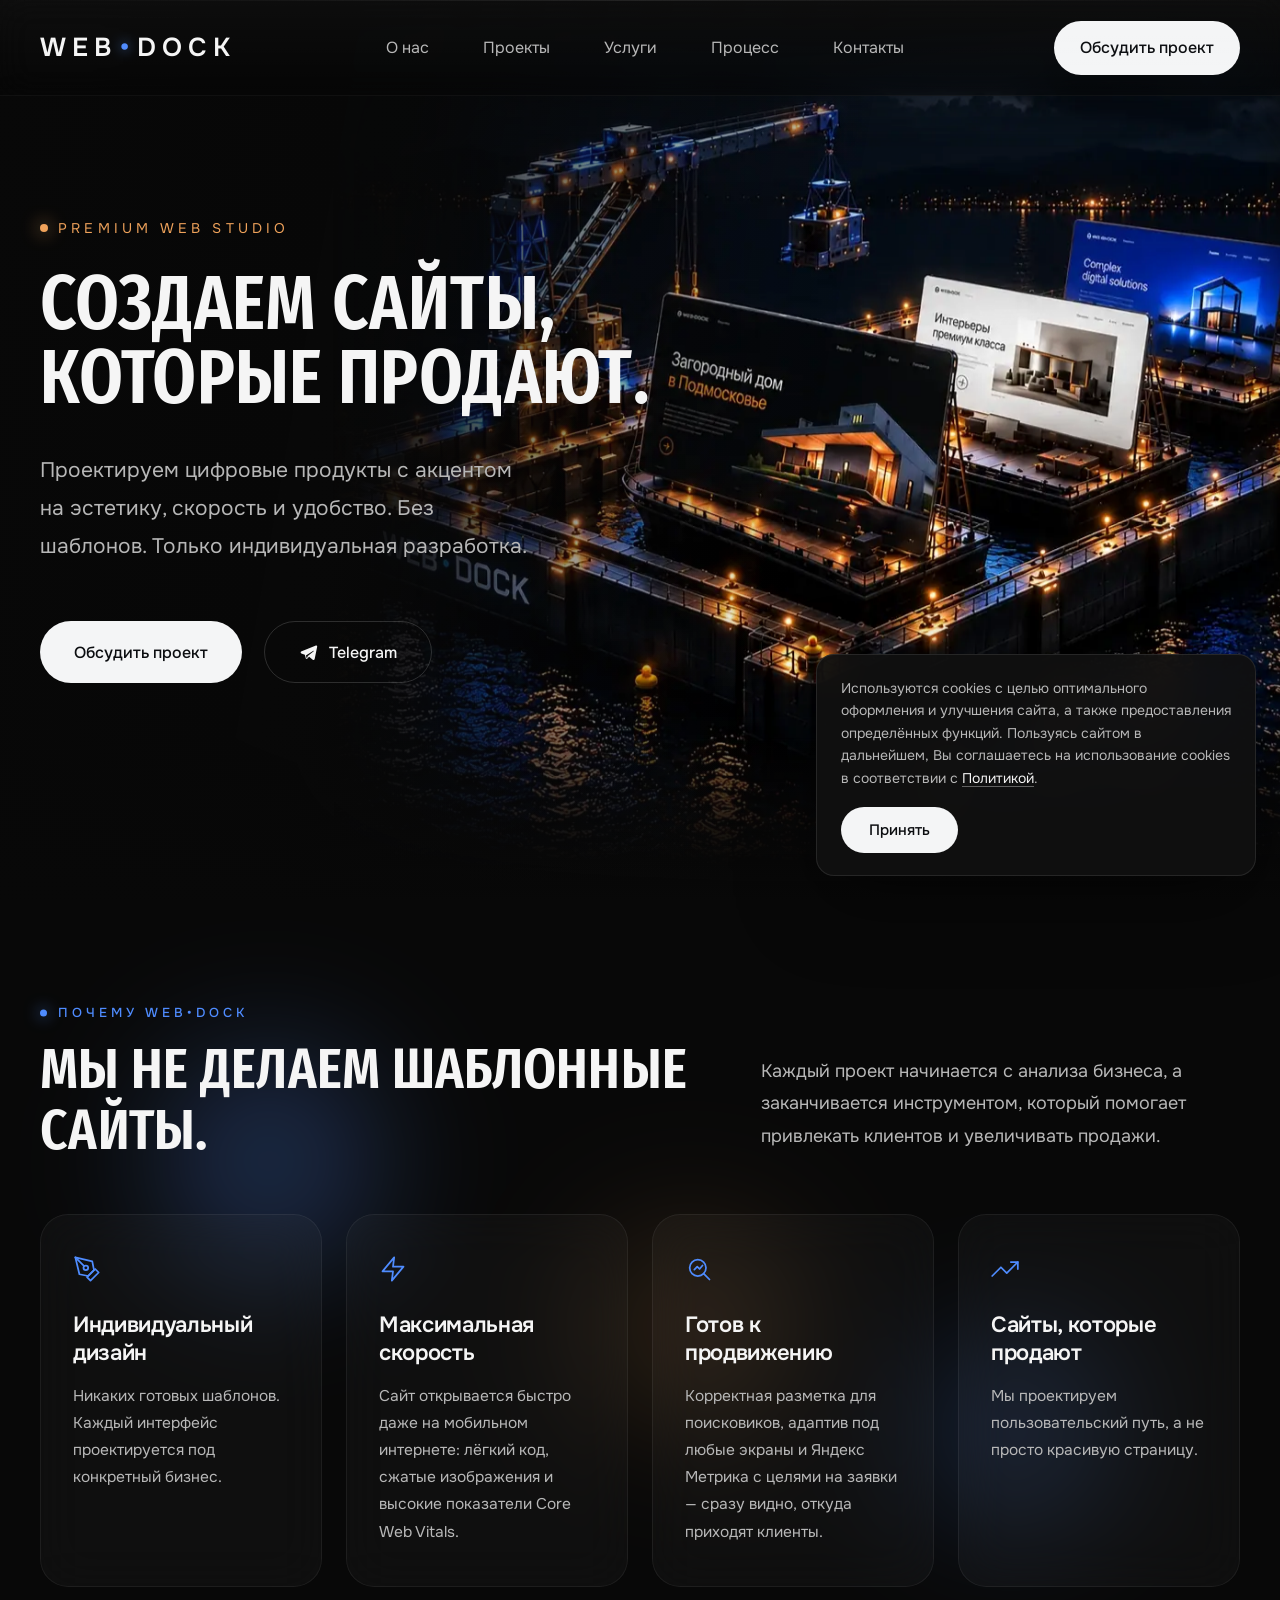
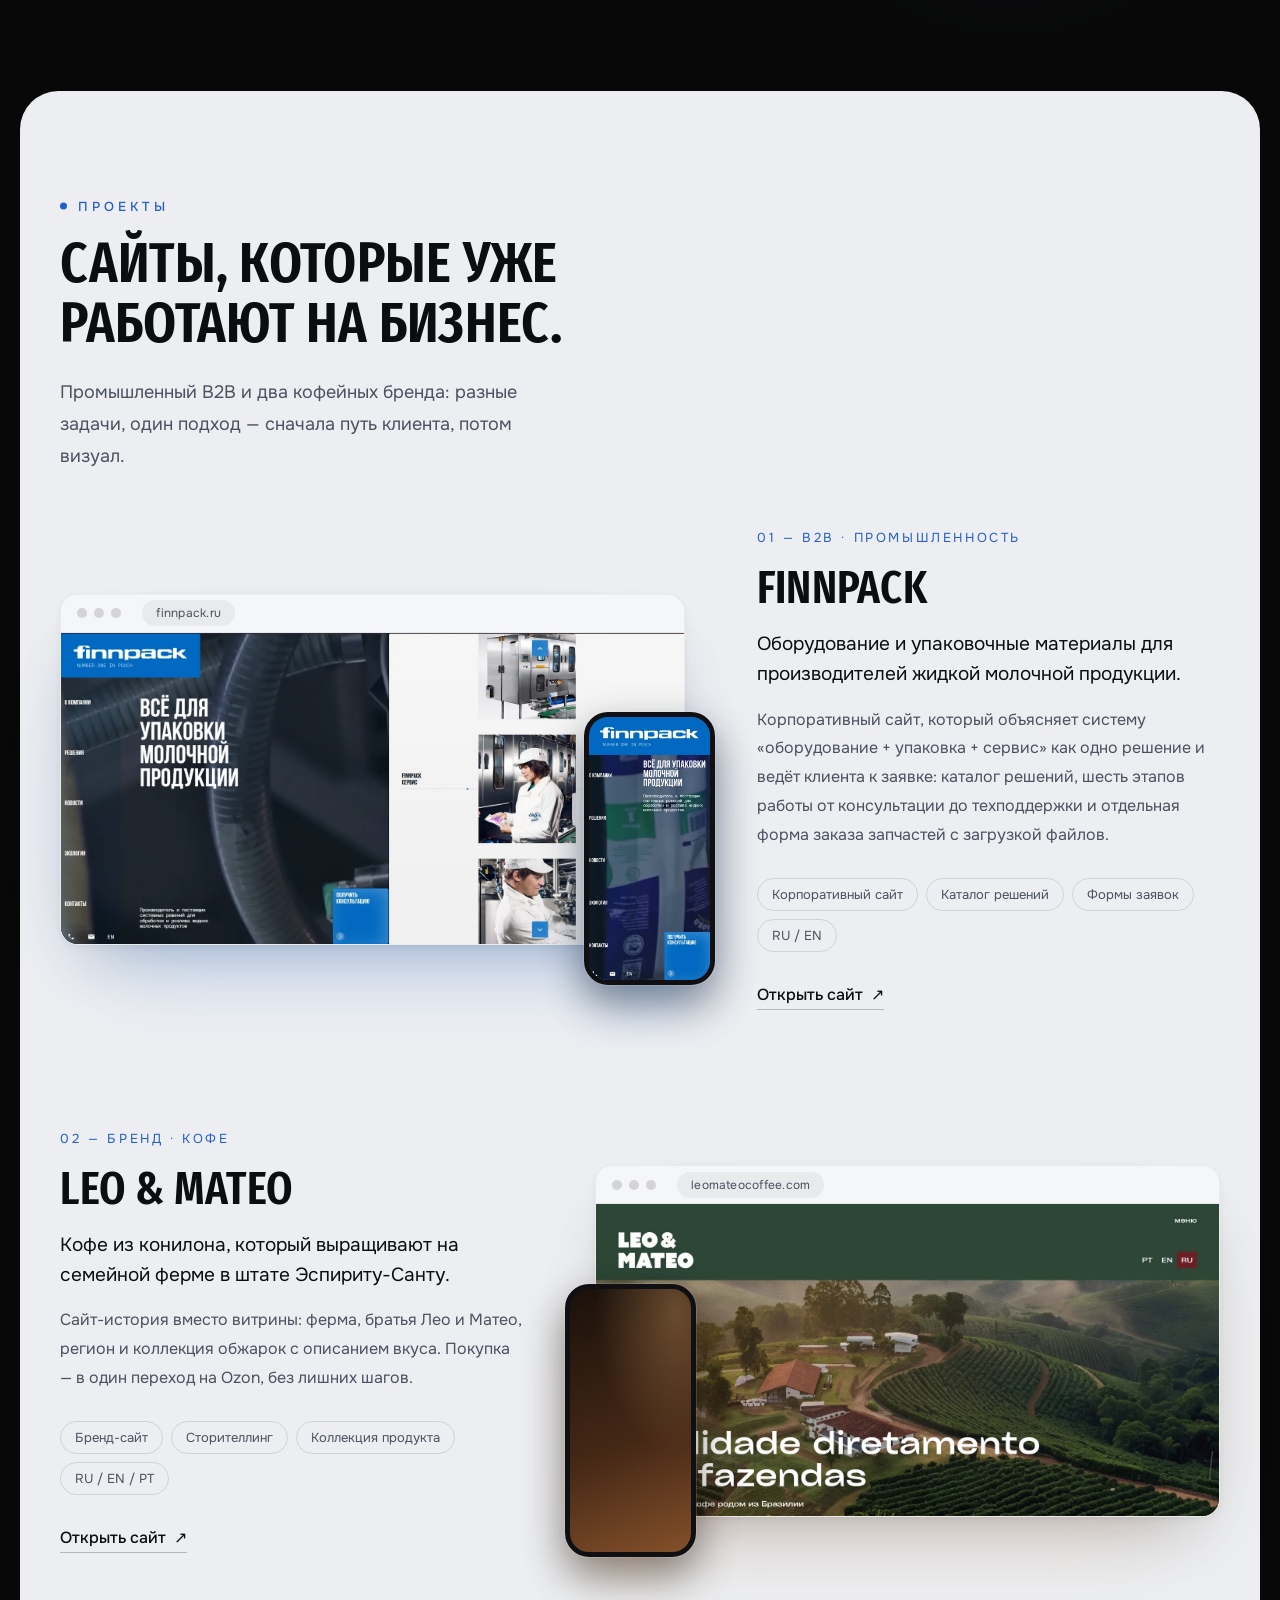
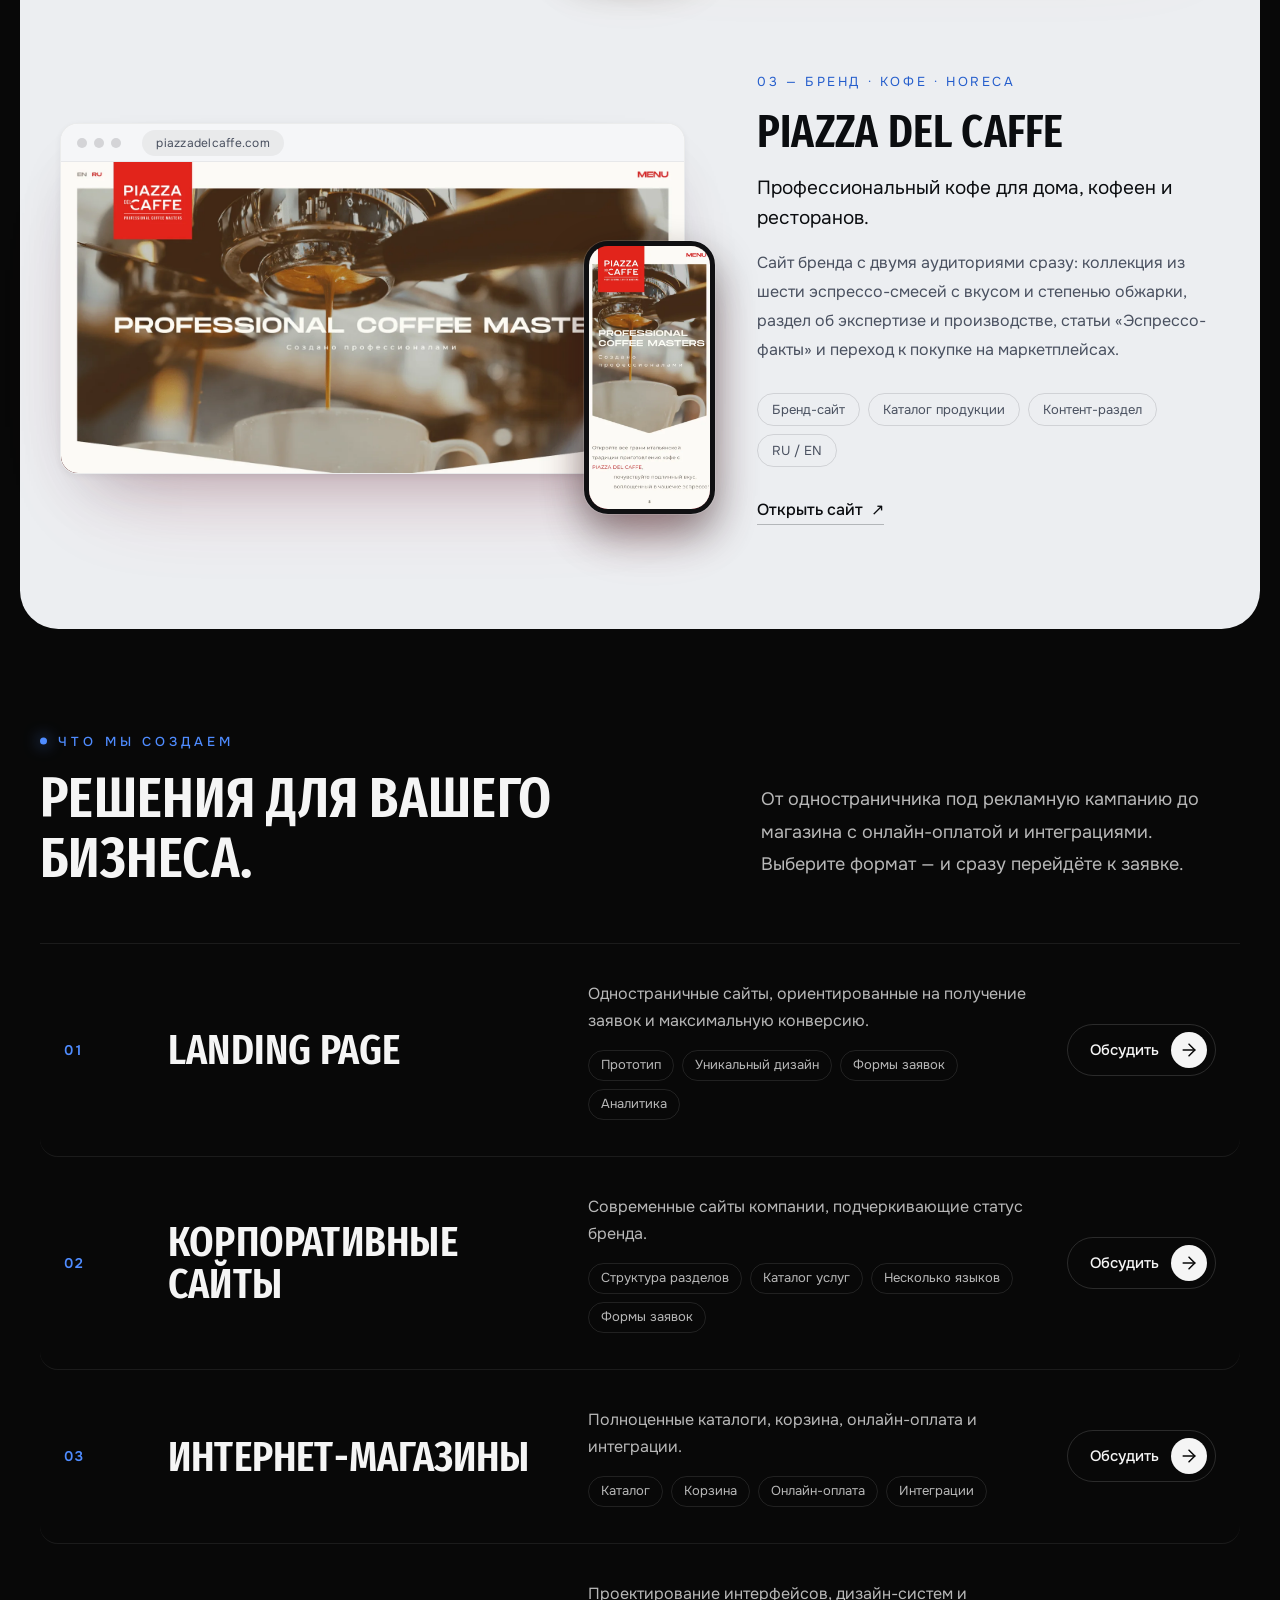
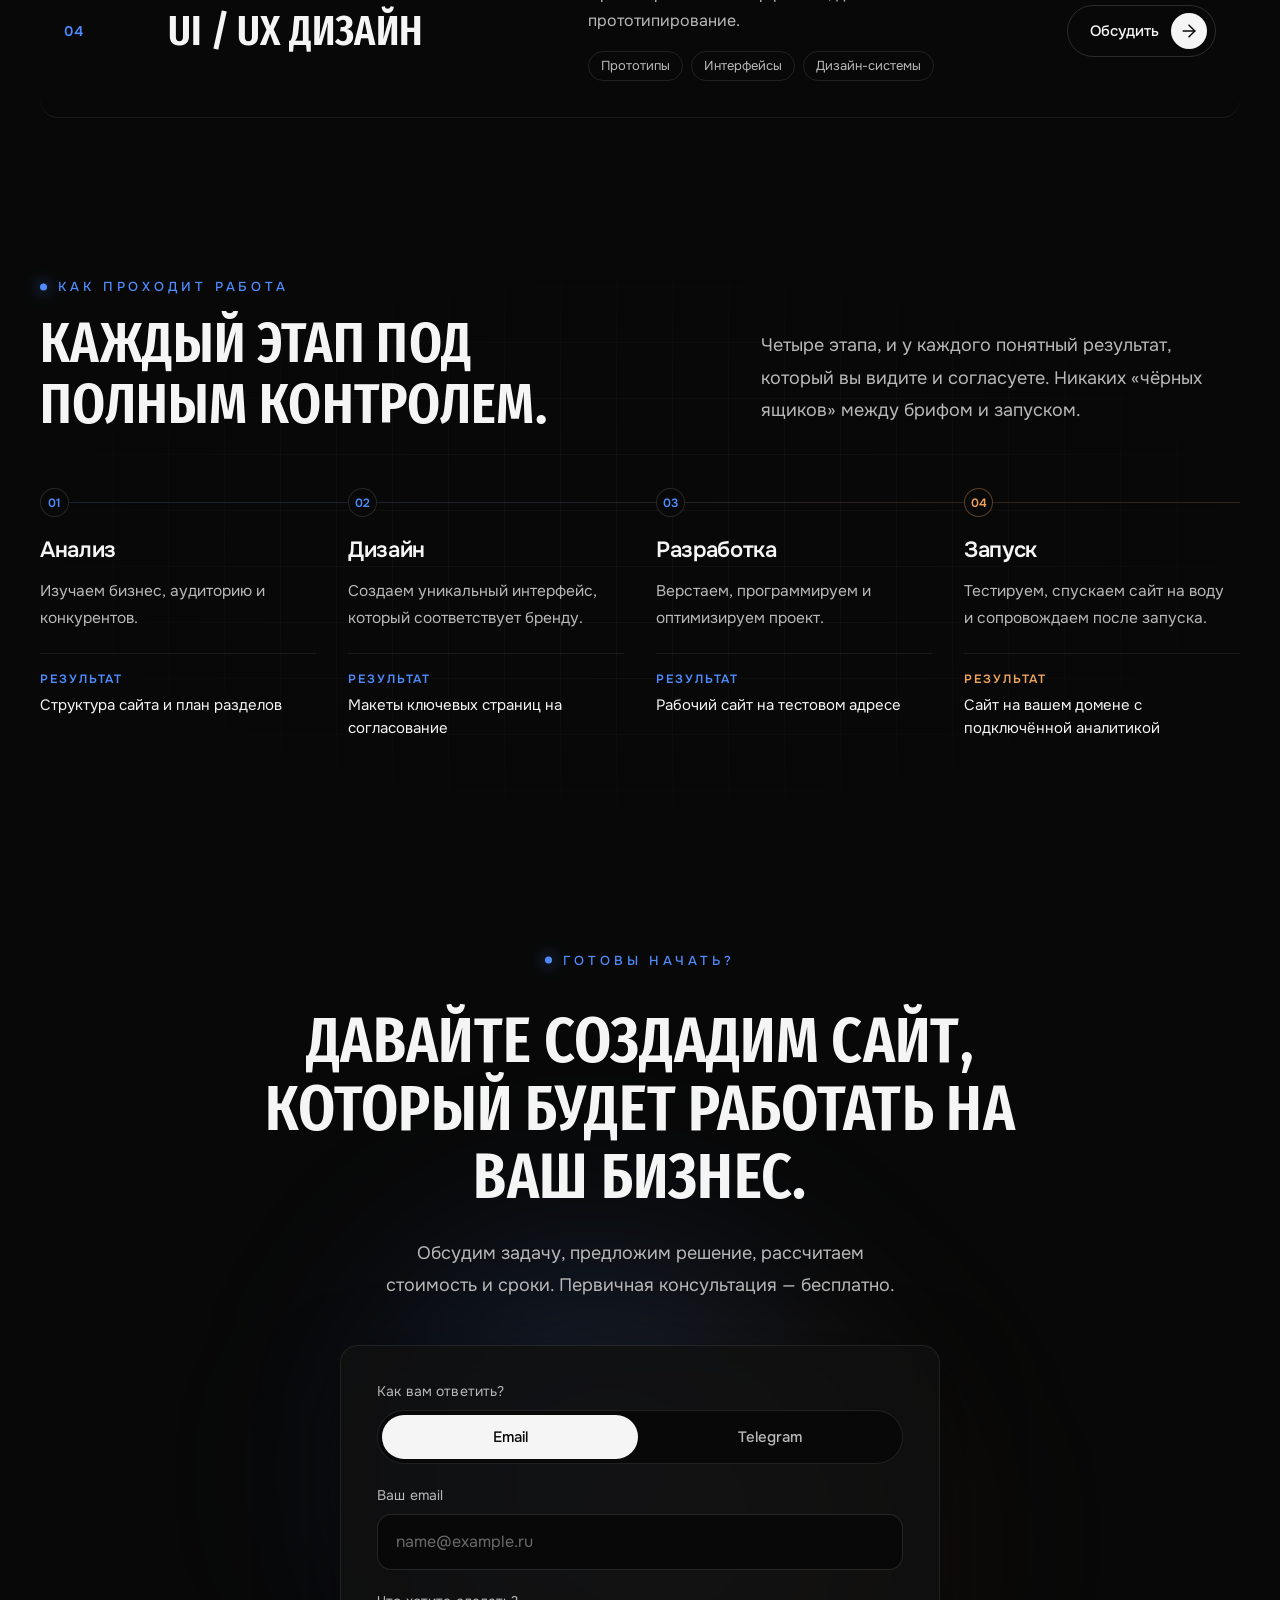
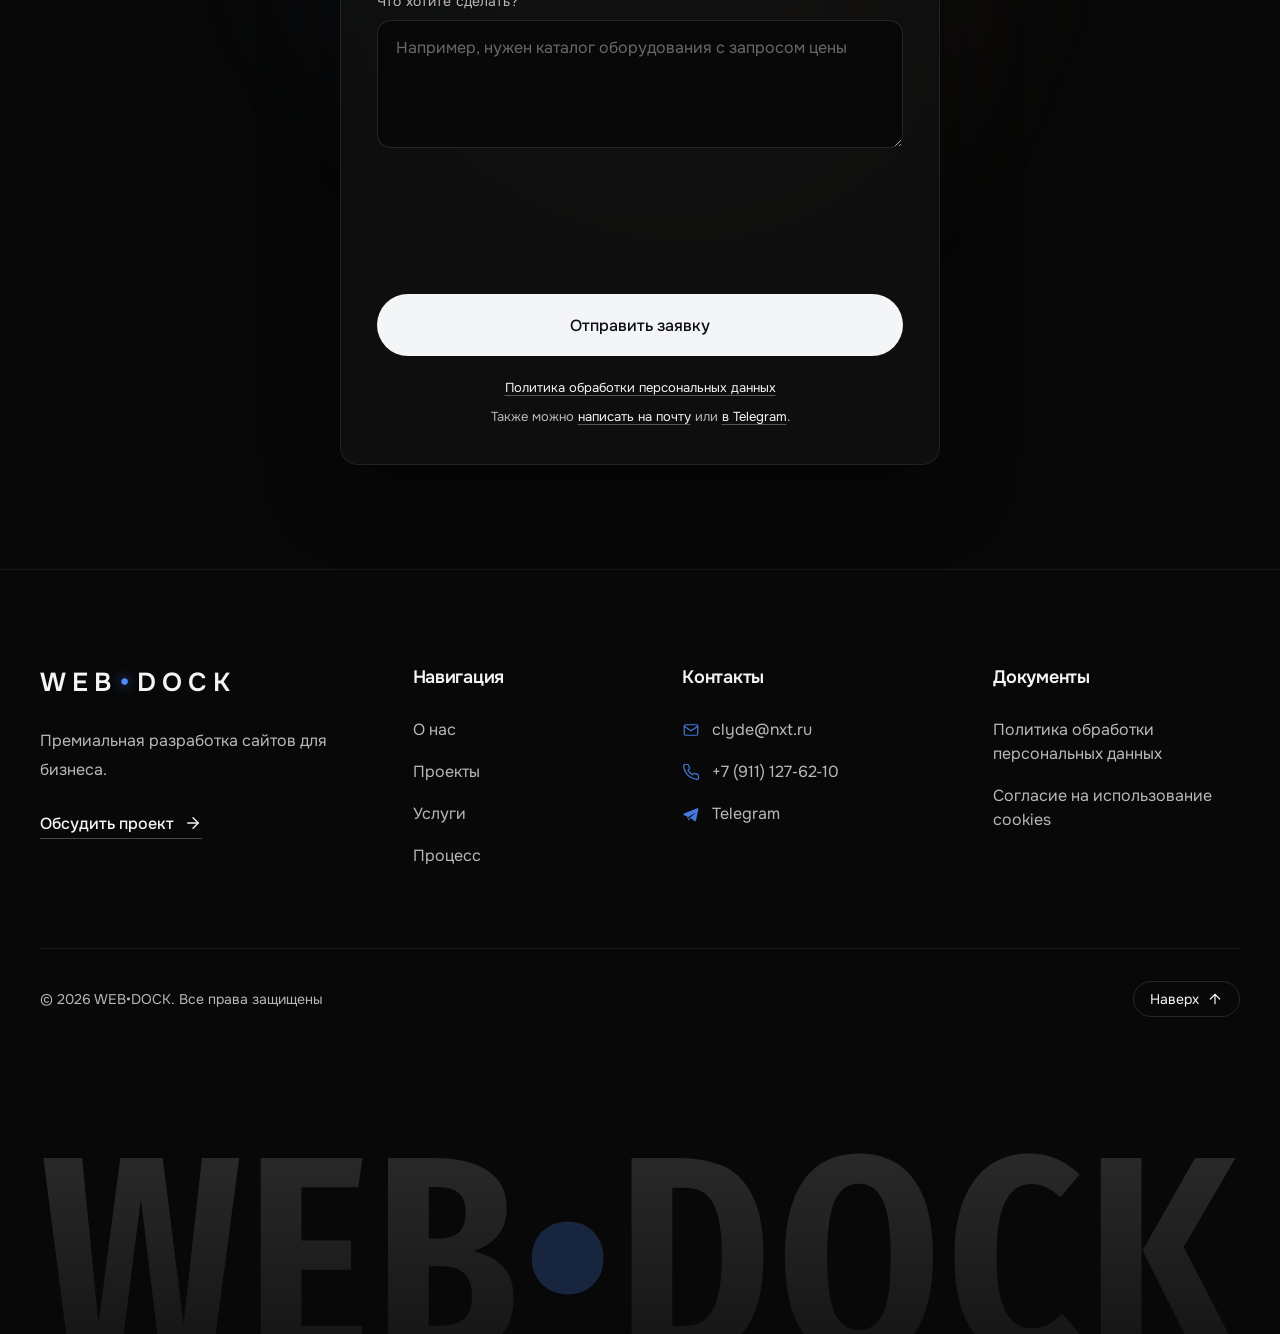
<file: index.html>
<!DOCTYPE html>
<html lang="ru" data-type="engineering">

<head>

    <meta charset="UTF-8">
    <meta http-equiv="X-UA-Compatible" content="IE=edge">

    <meta name="viewport" content="width=device-width, initial-scale=1.0">

    <title>WEB•DOCK — Премиальная разработка сайтов</title>

    <meta name="description"
        content="WEB•DOCK — разработка современных сайтов для бизнеса. Индивидуальный дизайн, высокая скорость, премиальный UX/UI и сайты, которые работают на результат.">

    <meta name="keywords"
        content="создание сайтов, разработка сайтов, веб студия, landing page, корпоративный сайт, интернет-магазин">

    <meta name="theme-color" content="#080808">

    <meta property="og:type" content="website">
    <meta property="og:site_name" content="WEB•DOCK">
    <meta property="og:title" content="WEB•DOCK — разработка сайтов, которые продают">
    <meta property="og:description"
        content="Лендинги, корпоративные сайты и интернет-магазины с индивидуальным дизайном и высокой скоростью. Первичная консультация — бесплатно.">

    <link rel="icon" href="favicon.ico" sizes="any">
    <link rel="icon" href="assets/img/icon-192.png" type="image/png" sizes="192x192">
    <link rel="apple-touch-icon" href="assets/img/icon-192.png">

    <link rel="canonical" href="https://web-dock.ru/">
    <meta name="robots" content="index, follow">

    <meta property="og:image" content="https://web-dock.ru/assets/img/og-cover.jpg">
    <meta property="og:image:type" content="image/jpeg">
    <meta property="og:image:width" content="1200">
    <meta property="og:image:height" content="630">
    <meta property="og:image:alt" content="WEB•DOCK — создаем сайты, которые продают">
    <meta property="og:url" content="https://web-dock.ru/">
    <meta property="og:locale" content="ru_RU">
    <meta name="twitter:card" content="summary_large_image">
    <meta name="twitter:title" content="WEB•DOCK — разработка сайтов, которые продают">
    <meta name="twitter:description" content="Лендинги, корпоративные сайты и интернет-магазины с индивидуальным дизайном и высокой скоростью.">
    <meta name="twitter:image" content="https://web-dock.ru/assets/img/og-cover.jpg">

    <script type="application/ld+json">
    {
        "@context": "https://schema.org",
        "@graph": [
            {
                "@type": "ProfessionalService",
                "@id": "https://web-dock.ru/#studio",
                "name": "WEB•DOCK",
                "description": "Разработка сайтов для бизнеса: лендинги, корпоративные сайты, интернет-магазины и UI/UX дизайн. Индивидуальный дизайн, высокая скорость, сайты, которые работают на результат.",
                "url": "https://web-dock.ru/",
                "logo": "https://web-dock.ru/assets/img/icon-192.png",
                "image": "https://web-dock.ru/assets/img/og-cover.jpg",
                "email": "clyde@nxt.ru",
                "telephone": "+79111276210",
                "areaServed": {
                    "@type": "Country",
                    "name": "Россия"
                },
                "sameAs": [
                    "https://t.me/clydespb"
                ],
                "contactPoint": {
                    "@type": "ContactPoint",
                    "contactType": "customer support",
                    "email": "clyde@nxt.ru",
                    "telephone": "+79111276210",
                    "availableLanguage": [
                        "ru"
                    ]
                },
                "hasOfferCatalog": {
                    "@type": "OfferCatalog",
                    "name": "Разработка сайтов",
                    "itemListElement": [
                        {
                            "@type": "Offer",
                            "itemOffered": {
                                "@type": "Service",
                                "name": "Landing Page",
                                "description": "Одностраничные сайты, ориентированные на получение заявок и максимальную конверсию.",
                                "provider": {
                                    "@id": "https://web-dock.ru/#studio"
                                }
                            }
                        },
                        {
                            "@type": "Offer",
                            "itemOffered": {
                                "@type": "Service",
                                "name": "Корпоративные сайты",
                                "description": "Современные сайты компании, подчеркивающие статус бренда.",
                                "provider": {
                                    "@id": "https://web-dock.ru/#studio"
                                }
                            }
                        },
                        {
                            "@type": "Offer",
                            "itemOffered": {
                                "@type": "Service",
                                "name": "Интернет-магазины",
                                "description": "Полноценные каталоги, корзина, онлайн-оплата и интеграции.",
                                "provider": {
                                    "@id": "https://web-dock.ru/#studio"
                                }
                            }
                        },
                        {
                            "@type": "Offer",
                            "itemOffered": {
                                "@type": "Service",
                                "name": "UI / UX дизайн",
                                "description": "Проектирование интерфейсов, дизайн-систем и прототипирование.",
                                "provider": {
                                    "@id": "https://web-dock.ru/#studio"
                                }
                            }
                        }
                    ]
                }
            },
            {
                "@type": "WebSite",
                "@id": "https://web-dock.ru/#website",
                "url": "https://web-dock.ru/",
                "name": "WEB•DOCK",
                "inLanguage": "ru",
                "publisher": {
                    "@id": "https://web-dock.ru/#studio"
                }
            }
        ]
    }
    </script>

    <link rel="preload" href="assets/img/hero-bg.webp?v=20261127-4" as="image" type="image/webp" media="(min-width:769px)" fetchpriority="high">
    <link rel="preload" href="assets/img/hero-bg-mobile.webp?v=20261127-4" as="image" type="image/webp" media="(max-width:768px)" fetchpriority="high">

    <link rel="preload" href="assets/fonts/onest-cyrillic-400-normal.woff2" as="font" type="font/woff2" crossorigin>

    <link rel="stylesheet" href="assets/css/normalize.css?v=20261127-4">
    <link rel="stylesheet" href="assets/css/fonts.css?v=20261127-4">
    <link rel="stylesheet" href="assets/css/variables.css?v=20261127-4">
    <link rel="stylesheet" href="assets/css/base.css?v=20261127-4">
    <link rel="stylesheet" href="assets/css/layout.css?v=20261127-4">
    <link rel="stylesheet" href="assets/css/buttons.css?v=20261127-4">
    <link rel="stylesheet" href="assets/css/cards.css?v=20261127-4">
    <link rel="stylesheet" href="assets/css/header.css?v=20261127-4">
    <link rel="stylesheet" href="assets/css/mobile-nav.css?v=20261127-4">
    <link rel="stylesheet" href="assets/css/hero.css?v=20261127-4">
    <link rel="stylesheet" href="assets/css/hero-scene.css?v=20261127-4">
    <link rel="stylesheet" href="assets/css/sections.css?v=20261127-4">
    <link rel="stylesheet" href="assets/css/cases.css?v=20261127-4">
    <link rel="stylesheet" href="assets/css/ambient.css?v=20261127-4">
    <link rel="stylesheet" href="assets/css/footer.css?v=20261127-4">
    <link rel="stylesheet" href="assets/css/cookie.css?v=20261127-4">
    <link rel="stylesheet" href="assets/css/animations.css?v=20261127-4">
    <link rel="stylesheet" href="assets/css/responsive.css?v=20261127-4">
    <link rel="stylesheet" href="assets/css/typography.css?v=20261127-4">
    <link rel="stylesheet" href="assets/css/theme.css?v=20261127-4">
    <link rel="stylesheet" href="assets/css/details.css?v=20261127-4">
    <link rel="stylesheet" href="assets/css/contact.css?v=20261127-4">
<!-- Yandex.Metrika counter -->
<script>
    (function(m,e,t,r,i,k,a){
        m[i]=m[i]||function(){(m[i].a=m[i].a||[]).push(arguments)};
        m[i].l=1*new Date();
        for (var j = 0; j < document.scripts.length; j++) {if (document.scripts[j].src === r) { return; }}
        k=e.createElement(t),a=e.getElementsByTagName(t)[0],k.async=1,k.src=r,a.parentNode.insertBefore(k,a)
    })(window, document,'script','https://mc.yandex.ru/metrika/tag.js?id=112266666', 'ym');

    ym(112266666, 'init', {ssr:true, webvisor:true, clickmap:true, ecommerce:"dataLayer", referrer: document.referrer, url: location.href, accurateTrackBounce:true, trackLinks:true});
</script>
<!-- /Yandex.Metrika counter -->
</head>

<body>

<noscript><div><img src="https://mc.yandex.ru/watch/112266666" style="position:absolute; left:-9999px;" alt=""></div></noscript>

<a href="#main-content" class="skip-link">Перейти к содержанию</a>

<div class="noise"></div>

<div class="cursor-spotlight" aria-hidden="true"></div>

<header class="header">

    <div class="container">

        <a href="/" class="logo">
            WEB<span>•</span>DOCK
        </a>

        <nav class="nav" aria-label="Основное меню">

            <a href="#advantages">О нас</a>

            <a href="#projects">Проекты</a>

            <a href="#services">Услуги</a>

            <a href="#process">Процесс</a>

            <a href="#contacts">Контакты</a>

        </nav>

        <a href="#project-form" class="button button--header">
            Обсудить проект
        </a>

        <button class="burger" type="button" aria-label="Открыть меню" aria-expanded="false" aria-controls="mobile-nav">

            <span></span>

            <span></span>

        </button>

    </div>

</header>

<div class="mobile-nav" id="mobile-nav">

    <nav class="mobile-nav__list" aria-label="Мобильное меню">

        <a href="#advantages">О нас</a>

        <a href="#projects">Проекты</a>

        <a href="#services">Услуги</a>

        <a href="#process">Процесс</a>

        <a href="#contacts">Контакты</a>

    </nav>

    <a href="#project-form" class="button mobile-nav__cta">Обсудить проект</a>

    <div class="mobile-nav__footer">

        <span>clyde@nxt.ru</span>

        <span>+7&nbsp;(911)&nbsp;127&#8209;62&#8209;10</span>

    </div>

</div>

<main id="main-content">

<section class="hero">

    <div class="hero__bg" aria-hidden="true">

        <div class="hero__bg-parallax">

            <div class="hero__bg-image has-mobile-bg"></div>

        </div>

        <div class="hero__bg-fade"></div>

    </div>

    <div class="container hero__container">

        <div class="hero__content">

            <span class="hero__label">

                PREMIUM WEB STUDIO

            </span>

            <h1>

                Создаем сайты,<br>

                которые продают.

            </h1>

            <p>

                Проектируем цифровые продукты
                с акцентом на эстетику,
                скорость и удобство.
                Без шаблонов. Только индивидуальная разработка.

            </p>

            <div class="hero__buttons">

                <a href="#project-form"
                   class="button">

                    Обсудить проект

                </a>

                <a href="https://t.me/clydespb"
                   class="button button--ghost"
                   target="_blank"
                   rel="noopener noreferrer">

                    <svg class="button__icon" width="20" height="20" viewBox="0 0 24 24" xmlns="http://www.w3.org/2000/svg" fill="none" aria-hidden="true">
                        <path fill-rule="evenodd" clip-rule="evenodd" d="M2.5 11.3 20.3 4.3c.9-.3 1.8.5 1.5 1.5l-3 14.6c-.2 1.1-1.5 1.5-2.3.8l-4.4-3.5-2.3 2.4c-.5.5-1.4.3-1.6-.4l-1.2-4.5-4.2-1.5c-1-.4-1.1-1.9-.3-2.4Zm5.9 5.1 1 3.6.9-2.5c.1-.4.3-.7.6-.9l6.7-5.5c.3-.2 0-.7-.3-.5l-8.1 5.1c-.5.3-.7.4-.8.7Z" fill="currentColor"/>
                    </svg>

                    Telegram

                </a>

            </div>

        </div>

    </div>

</section>

<section class="advantages" id="advantages">

    <div class="ambient-glow" aria-hidden="true"><div class="ambient-glow__accent"></div></div>

    <div class="container">

        <div class="section-heading section-heading--split">

            <span class="section-label">
                Почему WEB•DOCK
            </span>

            <h2>

                Мы не делаем
                шаблонные сайты.

            </h2>

            <p>

                Каждый проект начинается с анализа бизнеса,
                а заканчивается инструментом,
                который помогает привлекать клиентов
                и увеличивать продажи.

            </p>

        </div>

        <div class="advantages__grid">

            <article class="advantage-card card">

                <svg class="advantage-card__icon" width="28" height="28" viewBox="0 0 24 24" fill="none" stroke="currentColor" stroke-width="1.5" stroke-linecap="round" stroke-linejoin="round" aria-hidden="true"><path d="M12 19l7-7 3 3-7 7-3-3z"/><path d="M18 13l-1.5-7.5L2 2l3.5 14.5L13 18l5-5z"/><path d="M2 2l7.586 7.586"/><circle cx="11" cy="11" r="2"/></svg>

                <h3>

                    Индивидуальный дизайн

                </h3>

                <p>

                    Никаких готовых шаблонов.
                    Каждый интерфейс проектируется
                    под конкретный бизнес.

                </p>

            </article>

            <article class="advantage-card card">

                <svg class="advantage-card__icon" width="28" height="28" viewBox="0 0 24 24" fill="none" stroke="currentColor" stroke-width="1.5" stroke-linecap="round" stroke-linejoin="round" aria-hidden="true"><polygon points="13 2 3 14 12 14 11 22 21 10 12 10 13 2"/></svg>

                <h3>

                    Максимальная скорость

                </h3>

                <p>

                    Сайт открывается быстро даже
                    на мобильном интернете: лёгкий код,
                    сжатые изображения и высокие
                    показатели Core Web Vitals.

                </p>

            </article>

            <article class="advantage-card card">

                <svg class="advantage-card__icon" width="28" height="28" viewBox="0 0 24 24" fill="none" stroke="currentColor" stroke-width="1.5" stroke-linecap="round" stroke-linejoin="round" aria-hidden="true"><circle cx="11" cy="11" r="7"/><line x1="21" y1="21" x2="16" y2="16"/><polyline points="8 12.5 10.5 10 12.5 12 15 9"/></svg>

                <h3>

                    Готов к продвижению

                </h3>

                <p>

                    Корректная разметка для поисковиков,
                    адаптив под любые экраны
                    и Яндекс Метрика с целями на заявки —
                    сразу видно, откуда приходят клиенты.

                </p>

            </article>

            <article class="advantage-card card">

                <svg class="advantage-card__icon" width="28" height="28" viewBox="0 0 24 24" fill="none" stroke="currentColor" stroke-width="1.5" stroke-linecap="round" stroke-linejoin="round" aria-hidden="true"><polyline points="23 6 13.5 15.5 8.5 10.5 1 18"/><polyline points="17 6 23 6 23 12"/></svg>

                <h3>

                    Сайты,
                    которые продают

                </h3>

                <p>

                    Мы проектируем
                    пользовательский путь,
                    а не просто красивую страницу.

                </p>

            </article>

        </div>

    </div>

</section>

<section class="cases" id="projects">

    <div class="container">

        <div class="section-heading">

            <span class="section-label">Проекты</span>

            <h2>Сайты, которые уже работают на бизнес.</h2>

            <p>
                Промышленный B2B и два кофейных бренда: разные задачи,
                один подход — сначала путь клиента, потом визуал.
            </p>

        </div>

        <div class="cases__list">

            <article class="case case--finnpack">

                <a class="case__media" href="https://finnpack.ru/" target="_blank" rel="noopener noreferrer" aria-label="Открыть сайт Finnpack в новой вкладке">

                    <div class="case__browser">

                        <div class="case__bar" aria-hidden="true">
                            <span></span><span></span><span></span>
                            <em>finnpack.ru</em>
                        </div>

                        <div class="case__screen" data-slides="assets/img/cases/finnpack-2.webp,assets/img/cases/finnpack-3.webp">

                            <div class="case__cover" aria-hidden="true">
                                <span class="case__cover-kicker">Оборудование · Упаковка · Сервис</span>
                                <strong class="case__cover-title">Finnpack</strong>
                                <span class="case__cover-skeleton">
                                    <i></i><i></i><i></i>
                                </span>
                            </div>

                            <img class="case__shot"
                                 src="assets/img/cases/finnpack.webp"
                                 alt="Главная страница сайта Finnpack"
                                 loading="lazy" decoding="async"
                                 onerror="this.remove()">

                        </div>

                    </div>

                    <div class="case__phone">

                        <img class="case__phone-shot"
                             src="assets/img/cases/finnpack-mobile.webp"
                             alt="Мобильная версия сайта Finnpack"
                             width="440" height="916"
                             loading="lazy" decoding="async"
                             onerror="this.parentNode.remove()">

                    </div>

                </a>

                <div class="case__info">

                    <span class="case__meta">01 — B2B · Промышленность</span>

                    <h3>Finnpack</h3>

                    <p class="case__lead">
                        Оборудование и упаковочные материалы для производителей
                        жидкой молочной продукции.
                    </p>

                    <p>
                        Корпоративный сайт, который объясняет систему «оборудование
                        + упаковка + сервис» как одно решение и ведёт клиента
                        к заявке: каталог решений, шесть этапов работы от
                        консультации до техподдержки и отдельная форма заказа
                        запчастей с загрузкой файлов.
                    </p>

                    <ul class="case__tags">
                        <li>Корпоративный сайт</li>
                        <li>Каталог решений</li>
                        <li>Формы заявок</li>
                        <li>RU / EN</li>
                    </ul>

                    <a class="case__link" href="https://finnpack.ru/" target="_blank" rel="noopener noreferrer">
                        Открыть сайт <span aria-hidden="true">↗</span>
                    </a>

                </div>

            </article>

            <article class="case case--leomateo case--reverse">

                <a class="case__media" href="https://leomateocoffee.com/" target="_blank" rel="noopener noreferrer" aria-label="Открыть сайт Leo &amp; Mateo в новой вкладке">

                    <div class="case__browser">

                        <div class="case__bar" aria-hidden="true">
                            <span></span><span></span><span></span>
                            <em>leomateocoffee.com</em>
                        </div>

                        <div class="case__screen" data-slides="assets/img/cases/leomateo-2.webp,assets/img/cases/leomateo-3.webp">

                            <div class="case__cover" aria-hidden="true">
                                <span class="case__cover-kicker">Кофе с семейной фермы · Бразилия</span>
                                <strong class="case__cover-title">Leo &amp; Mateo</strong>
                                <span class="case__cover-skeleton">
                                    <i></i><i></i><i></i>
                                </span>
                            </div>

                            <img class="case__shot"
                                 src="assets/img/cases/leomateo.webp"
                                 alt="Главная страница сайта Leo &amp; Mateo"
                                 loading="lazy" decoding="async"
                                 onerror="this.remove()">

                        </div>

                    </div>

                    <div class="case__phone">

                        <img class="case__phone-shot"
                             src="assets/img/cases/leomateo-mobile.webp"
                             alt="Мобильная версия сайта Leo &amp; Mateo"
                             width="440" height="916"
                             loading="lazy" decoding="async"
                             onerror="this.parentNode.remove()">

                    </div>

                </a>

                <div class="case__info">

                    <span class="case__meta">02 — Бренд · Кофе</span>

                    <h3>Leo &amp; Mateo</h3>

                    <p class="case__lead">
                        Кофе из конилона, который выращивают на семейной ферме
                        в штате Эспириту-Санту.
                    </p>

                    <p>
                        Сайт-история вместо витрины: ферма, братья Лео и Матео,
                        регион и коллекция обжарок с описанием вкуса.
                        Покупка — в один переход на Ozon, без лишних шагов.
                    </p>

                    <ul class="case__tags">
                        <li>Бренд-сайт</li>
                        <li>Сторителлинг</li>
                        <li>Коллекция продукта</li>
                        <li>RU / EN / PT</li>
                    </ul>

                    <a class="case__link" href="https://leomateocoffee.com/" target="_blank" rel="noopener noreferrer">
                        Открыть сайт <span aria-hidden="true">↗</span>
                    </a>

                </div>

            </article>

            <article class="case case--piazza">

                <a class="case__media" href="https://www.piazzadelcaffe.com/" target="_blank" rel="noopener noreferrer" aria-label="Открыть сайт Piazza del Caffe в новой вкладке">

                    <div class="case__browser">

                        <div class="case__bar" aria-hidden="true">
                            <span></span><span></span><span></span>
                            <em>piazzadelcaffe.com</em>
                        </div>

                        <div class="case__screen" data-slides="assets/img/cases/piazza-2.webp,assets/img/cases/piazza-3.webp">

                            <div class="case__cover" aria-hidden="true">
                                <span class="case__cover-kicker">Кофе для дома и HoReCa</span>
                                <strong class="case__cover-title">Piazza del Caffe</strong>
                                <span class="case__cover-skeleton">
                                    <i></i><i></i><i></i>
                                </span>
                            </div>

                            <img class="case__shot"
                                 src="assets/img/cases/piazza.webp"
                                 alt="Главная страница сайта Piazza del Caffe"
                                 loading="lazy" decoding="async"
                                 onerror="this.remove()">

                        </div>

                    </div>

                    <div class="case__phone">

                        <img class="case__phone-shot"
                             src="assets/img/cases/piazza-mobile.webp"
                             alt="Мобильная версия сайта Piazza del Caffe"
                             width="440" height="916"
                             loading="lazy" decoding="async"
                             onerror="this.parentNode.remove()">

                    </div>

                </a>

                <div class="case__info">

                    <span class="case__meta">03 — Бренд · Кофе · HoReCa</span>

                    <h3>Piazza del Caffe</h3>

                    <p class="case__lead">
                        Профессиональный кофе для дома, кофеен и ресторанов.
                    </p>

                    <p>
                        Сайт бренда с двумя аудиториями сразу: коллекция из шести
                        эспрессо-смесей с вкусом и степенью обжарки, раздел
                        об экспертизе и производстве, статьи «Эспрессо-факты»
                        и переход к покупке на маркетплейсах.
                    </p>

                    <ul class="case__tags">
                        <li>Бренд-сайт</li>
                        <li>Каталог продукции</li>
                        <li>Контент-раздел</li>
                        <li>RU / EN</li>
                    </ul>

                    <a class="case__link" href="https://www.piazzadelcaffe.com/" target="_blank" rel="noopener noreferrer">
                        Открыть сайт <span aria-hidden="true">↗</span>
                    </a>

                </div>

            </article>

        </div>

    </div>

</section>

<section class="services" id="services">

    <div class="container">

        <div class="section-heading section-heading--split">

            <span class="section-label">
                Что мы создаем
            </span>

            <h2>
                Решения
                для вашего бизнеса.
            </h2>

            <p>
                От одностраничника под рекламную кампанию до магазина с онлайн-оплатой и интеграциями.
                Выберите формат — и сразу перейдёте к заявке.
            </p>

        </div>

        <div class="services__list">

            <article class="service">

                <span class="service__num" aria-hidden="true">01</span>

                <h3 class="service__title">Landing Page</h3>

                <div class="service__info">

                    <p class="service__text">Одностраничные сайты, ориентированные на получение заявок и максимальную конверсию.</p>

                    <ul class="service__tags" aria-label="Что входит">
                        <li>Прототип</li>
                        <li>Уникальный дизайн</li>
                        <li>Формы заявок</li>
                        <li>Аналитика</li>
                    </ul>

                </div>

                <a class="service__link" href="#project-form" data-request="Нужен лендинг. " aria-label="Обсудить: Landing Page">
                    <span class="service__link-text">Обсудить</span>
                    <svg width="20" height="20" viewBox="0 0 24 24" fill="none" stroke="currentColor" stroke-width="1.8" stroke-linecap="round" stroke-linejoin="round" aria-hidden="true"><line x1="5" y1="12" x2="19" y2="12"/><polyline points="12 5 19 12 12 19"/></svg>
                </a>

            </article>

            <article class="service">

                <span class="service__num" aria-hidden="true">02</span>

                <h3 class="service__title">Корпоративные сайты</h3>

                <div class="service__info">

                    <p class="service__text">Современные сайты компании, подчеркивающие статус бренда.</p>

                    <ul class="service__tags" aria-label="Что входит">
                        <li>Структура разделов</li>
                        <li>Каталог услуг</li>
                        <li>Несколько языков</li>
                        <li>Формы заявок</li>
                    </ul>

                </div>

                <a class="service__link" href="#project-form" data-request="Нужен корпоративный сайт. " aria-label="Обсудить: Корпоративные сайты">
                    <span class="service__link-text">Обсудить</span>
                    <svg width="20" height="20" viewBox="0 0 24 24" fill="none" stroke="currentColor" stroke-width="1.8" stroke-linecap="round" stroke-linejoin="round" aria-hidden="true"><line x1="5" y1="12" x2="19" y2="12"/><polyline points="12 5 19 12 12 19"/></svg>
                </a>

            </article>

            <article class="service">

                <span class="service__num" aria-hidden="true">03</span>

                <h3 class="service__title">Интернет-магазины</h3>

                <div class="service__info">

                    <p class="service__text">Полноценные каталоги, корзина, онлайн-оплата и интеграции.</p>

                    <ul class="service__tags" aria-label="Что входит">
                        <li>Каталог</li>
                        <li>Корзина</li>
                        <li>Онлайн-оплата</li>
                        <li>Интеграции</li>
                    </ul>

                </div>

                <a class="service__link" href="#project-form" data-request="Нужен интернет-магазин. " aria-label="Обсудить: Интернет-магазины">
                    <span class="service__link-text">Обсудить</span>
                    <svg width="20" height="20" viewBox="0 0 24 24" fill="none" stroke="currentColor" stroke-width="1.8" stroke-linecap="round" stroke-linejoin="round" aria-hidden="true"><line x1="5" y1="12" x2="19" y2="12"/><polyline points="12 5 19 12 12 19"/></svg>
                </a>

            </article>

            <article class="service">

                <span class="service__num" aria-hidden="true">04</span>

                <h3 class="service__title">UI / UX дизайн</h3>

                <div class="service__info">

                    <p class="service__text">Проектирование интерфейсов, дизайн-систем и прототипирование.</p>

                    <ul class="service__tags" aria-label="Что входит">
                        <li>Прототипы</li>
                        <li>Интерфейсы</li>
                        <li>Дизайн-системы</li>
                    </ul>

                </div>

                <a class="service__link" href="#project-form" data-request="Нужен дизайн интерфейса. " aria-label="Обсудить: UI / UX дизайн">
                    <span class="service__link-text">Обсудить</span>
                    <svg width="20" height="20" viewBox="0 0 24 24" fill="none" stroke="currentColor" stroke-width="1.8" stroke-linecap="round" stroke-linejoin="round" aria-hidden="true"><line x1="5" y1="12" x2="19" y2="12"/><polyline points="12 5 19 12 12 19"/></svg>
                </a>

            </article>

        </div>

    </div>

</section>

<section class="process" id="process">

    <div class="container">

        <div class="section-heading section-heading--split">

            <span class="section-label">

                Как проходит работа

            </span>

            <h2>

                Каждый этап
                под полным контролем.

            </h2>

            <p>

                Четыре этапа, и у каждого понятный результат, который вы видите и согласуете. Никаких «чёрных ящиков» между брифом и запуском.

            </p>

        </div>

        <div class="timeline">

            <div class="timeline__item">

                <span class="timeline__step">

                    01

                </span>

                <div>

                    <h3>

                        Анализ

                    </h3>

                    <p>

                        Изучаем бизнес,
                        аудиторию
                        и конкурентов.

                    </p>

                    <p class="timeline__result">
                        <span>Результат</span>
                        Структура сайта и план разделов
                    </p>

                </div>

            </div>

            <div class="timeline__item">

                <span class="timeline__step">

                    02

                </span>

                <div>

                    <h3>

                        Дизайн

                    </h3>

                    <p>

                        Создаем уникальный интерфейс,
                        который соответствует бренду.

                    </p>

                    <p class="timeline__result">
                        <span>Результат</span>
                        Макеты ключевых страниц на согласование
                    </p>

                </div>

            </div>

            <div class="timeline__item">

                <span class="timeline__step">

                    03

                </span>

                <div>

                    <h3>

                        Разработка

                    </h3>

                    <p>

                        Верстаем,
                        программируем
                        и оптимизируем проект.

                    </p>

                    <p class="timeline__result">
                        <span>Результат</span>
                        Рабочий сайт на тестовом адресе
                    </p>

                </div>

            </div>

            <div class="timeline__item">

                <span class="timeline__step">

                    04

                </span>

                <div>

                    <h3>

                        Запуск

                    </h3>

                    <p>

                        Тестируем, спускаем сайт на воду
                        и сопровождаем после запуска.

                    </p>

                    <p class="timeline__result">
                        <span>Результат</span>
                        Сайт на вашем домене с подключённой аналитикой
                    </p>

                </div>

            </div>

        </div>

    </div>

</section>

<section class="cta" id="cta">

    <div class="container">

        <div class="cta__content">

            <span class="section-label">

                Готовы начать?

            </span>

            <h2>

                Давайте создадим
                сайт,
                который будет
                работать
                на ваш бизнес.

            </h2>

            <p>

                Обсудим задачу, предложим решение,
                рассчитаем стоимость и сроки.
                Первичная консультация — бесплатно.

            </p>

            <form class="project-form ym-hide-content" id="project-form" action="/api/contact.php" method="post" novalidate>

                <div class="project-form__body">

                    <fieldset class="project-form__channel">

                        <legend class="project-form__label">Как вам ответить?</legend>

                        <div class="project-form__switch">

                            <label>
                                <input type="radio" name="channel" value="email" checked>
                                <span>Email</span>
                            </label>

                            <label>
                                <input type="radio" name="channel" value="telegram">
                                <span>Telegram</span>
                            </label>

                        </div>

                    </fieldset>

                    <label class="project-form__field">
                        <span class="project-form__label" id="contact-label">Ваш email</span>
                        <input class="ym-disable-keys" name="contact" type="email" autocomplete="email" maxlength="254" required>
                    </label>

                    <label class="project-form__field">
                        <span class="project-form__label">Что хотите сделать?</span>
                        <textarea class="ym-disable-keys" name="message" rows="4" maxlength="4000" placeholder="Например, нужен каталог оборудования с запросом цены" required></textarea>
                    </label>

                    <div id="captcha-container" class="smart-captcha" data-sitekey="ysc1_3bl6tkVwzuigyE8l2tukpj869QdI96bBDHyEghUgf17f4815"></div>

                    <div class="project-form__alert" role="alert" hidden></div>

                    <button class="button project-form__submit" type="submit" disabled>
                        <span class="project-form__submit-text">Отправить заявку</span>
                    </button>

                    <p class="project-form__note">
                        <a href="/privacy.html" target="_blank" rel="noopener noreferrer">Политика обработки персональных данных</a>
                    </p>

                    <p class="project-form__note">
                        Также можно <a href="mailto:clyde@nxt.ru">написать на почту</a> или <a href="https://t.me/clydespb" target="_blank" rel="noopener noreferrer">в&nbsp;Telegram</a>.
                    </p>

                </div>

                <div class="project-form__success" role="status" tabindex="-1" hidden>

                    <span class="project-form__success-icon" aria-hidden="true">
                        <svg width="28" height="28" viewBox="0 0 24 24" fill="none" stroke="currentColor" stroke-width="2" stroke-linecap="round" stroke-linejoin="round"><polyline points="20 6 9 17 4 12"/></svg>
                    </span>

                    <h3 class="project-form__success-title">Заявка отправлена</h3>

                    <p class="project-form__success-text"></p>

                    <button class="button button--ghost project-form__again" type="button">Отправить ещё одну</button>

                </div>

            </form>

        </div>

    </div>

</section>

</main>

<footer class="footer" id="contacts">

    <div class="container">

        <div class="footer__top">

            <div class="footer__brand">

                <a href="/" class="logo">

                    WEB<span>•</span>DOCK

                </a>

                <p>

                    Премиальная разработка сайтов
                    для бизнеса.

                </p>

                <a href="#project-form" class="footer__cta">
                    Обсудить проект
                    <svg width="18" height="18" viewBox="0 0 24 24" fill="none" stroke="currentColor" stroke-width="1.8" stroke-linecap="round" stroke-linejoin="round" aria-hidden="true"><line x1="5" y1="12" x2="19" y2="12"/><polyline points="12 5 19 12 12 19"/></svg>
                </a>

            </div>

            <nav class="footer__column" aria-label="Навигация в подвале">

                <h2 class="footer__title">

                    Навигация

                </h2>

                <a href="#advantages">О нас</a>

                <a href="#projects">Проекты</a>

                <a href="#services">Услуги</a>

                <a href="#process">Процесс</a>

            </nav>

            <div class="footer__column">

                <h2 class="footer__title">

                    Контакты

                </h2>

                <a class="footer__contact" href="mailto:clyde@nxt.ru">
                    <svg width="18" height="18" viewBox="0 0 24 24" fill="none" stroke="currentColor" stroke-width="1.6" stroke-linecap="round" stroke-linejoin="round" aria-hidden="true"><rect x="3" y="5" width="18" height="14" rx="2"/><polyline points="3 7 12 13 21 7"/></svg>
                    clyde@nxt.ru
                </a>

                <a class="footer__contact" href="tel:+79111276210">
                    <svg width="18" height="18" viewBox="0 0 24 24" fill="none" stroke="currentColor" stroke-width="1.6" stroke-linecap="round" stroke-linejoin="round" aria-hidden="true"><path d="M22 16.9v3a2 2 0 0 1-2.2 2 19.8 19.8 0 0 1-8.6-3.1 19.5 19.5 0 0 1-6-6A19.8 19.8 0 0 1 2.1 4.2 2 2 0 0 1 4.1 2h3a2 2 0 0 1 2 1.7c.1.9.4 1.8.7 2.7a2 2 0 0 1-.5 2.1L8 9.8a16 16 0 0 0 6 6l1.3-1.3a2 2 0 0 1 2.1-.4c.9.3 1.8.6 2.7.7a2 2 0 0 1 1.7 2z"/></svg>
                    +7&nbsp;(911)&nbsp;127&#8209;62&#8209;10
                </a>

                <a class="footer__contact" href="https://t.me/clydespb" target="_blank" rel="noopener noreferrer">
                    <svg width="18" height="18" viewBox="0 0 24 24" fill="none" aria-hidden="true"><path fill-rule="evenodd" clip-rule="evenodd" d="M2.5 11.3 20.3 4.3c.9-.3 1.8.5 1.5 1.5l-3 14.6c-.2 1.1-1.5 1.5-2.3.8l-4.4-3.5-2.3 2.4c-.5.5-1.4.3-1.6-.4l-1.2-4.5-4.2-1.5c-1-.4-1.1-1.9-.3-2.4Zm5.9 5.1 1 3.6.9-2.5c.1-.4.3-.7.6-.9l6.7-5.5c.3-.2 0-.7-.3-.5l-8.1 5.1c-.5.3-.7.4-.8.7Z" fill="currentColor"/></svg>
                    Telegram
                </a>

            </div>

            <div class="footer__column">

                <h2 class="footer__title">

                    Документы

                </h2>

                <a href="/privacy.html" target="_blank" rel="noopener noreferrer">Политика обработки персональных данных</a>

                <a href="assets/docs/cookies-policy.pdf" target="_blank" rel="noopener noreferrer">Согласие на использование cookies</a>

            </div>

        </div>

        <div class="footer__bottom">

            <span>

                © 2026 WEB•DOCK. Все права защищены

            </span>

            <a href="#main-content" class="footer__top-link">
                Наверх
                <svg width="16" height="16" viewBox="0 0 24 24" fill="none" stroke="currentColor" stroke-width="1.8" stroke-linecap="round" stroke-linejoin="round" aria-hidden="true"><line x1="12" y1="19" x2="12" y2="5"/><polyline points="5 12 12 5 19 12"/></svg>
            </a>

        </div>

        <svg class="footer__wordmark" viewBox="0 0 1000 200" preserveAspectRatio="xMidYMax meet" aria-hidden="true" focusable="false">
            <defs>
                <linearGradient id="wordmarkFill" x1="0" y1="0" x2="0" y2="1">
                    <stop offset="0%" stop-color="#ffffff" stop-opacity=".16"/>
                    <stop offset="100%" stop-color="#ffffff" stop-opacity=".02"/>
                </linearGradient>
            </defs>
            <text x="0" y="190" textLength="1000" lengthAdjust="spacingAndGlyphs" fill="url(#wordmarkFill)">WEB<tspan class="footer__wordmark-dot">•</tspan>DOCK</text>
        </svg>

    </div>

    <a class="tg-float" href="https://t.me/clydespb" target="_blank" rel="noopener noreferrer" aria-label="Написать в Telegram">
        <svg width="24" height="24" viewBox="0 0 24 24" fill="none" aria-hidden="true">
            <path fill-rule="evenodd" clip-rule="evenodd" d="M2.5 11.3 20.3 4.3c.9-.3 1.8.5 1.5 1.5l-3 14.6c-.2 1.1-1.5 1.5-2.3.8l-4.4-3.5-2.3 2.4c-.5.5-1.4.3-1.6-.4l-1.2-4.5-4.2-1.5c-1-.4-1.1-1.9-.3-2.4Zm5.9 5.1 1 3.6.9-2.5c.1-.4.3-.7.6-.9l6.7-5.5c.3-.2 0-.7-.3-.5l-8.1 5.1c-.5.3-.7.4-.8.7Z" fill="currentColor"/>
        </svg>
    </a>

</footer>


<aside class="cookie" aria-label="Уведомление об использовании cookies" hidden>

    <p class="cookie__text">

        Используются cookies с целью оптимального оформления и улучшения сайта,
        а также предоставления определённых функций. Пользуясь сайтом в дальнейшем,
        Вы соглашаетесь на использование cookies в соответствии
        с&nbsp;<a href="assets/docs/cookies-policy.pdf" target="_blank" rel="noopener noreferrer">Политикой</a>.

    </p>

    <button class="button cookie__button" type="button">

        Принять

    </button>

</aside>

<script src="assets/js/header.js?v=20261127-4"></script>
<script src="assets/js/nav.js?v=20261127-4"></script>
<script src="assets/js/hero.js?v=20261127-4"></script>
<script src="assets/js/hero-views.js?v=20261127-4"></script>
<script src="assets/js/animations.js?v=20261127-4"></script>
<script src="assets/js/spotlight.js?v=20261127-4"></script>
<script src="assets/js/lines.js?v=20261127-4"></script>
<script src="assets/js/floating.js?v=20261127-4"></script>
<script src="assets/js/magnetic.js?v=20261127-4"></script>
<script src="assets/js/cases.js?v=20261127-4"></script>
<script src="assets/js/cookie.js?v=20261127-4"></script>
<script src="assets/js/contact.js?v=20261127-4"></script>
<script src="assets/js/services.js?v=20261127-4"></script>
<script src="assets/js/process.js?v=20261127-4"></script>
<script src="assets/js/nav-spy.js?v=20261127-4"></script>
<script src="assets/js/card-glow.js?v=20261127-4"></script>
<script src="assets/js/app.js?v=20261127-4"></script>

</body>
</html>
</file>
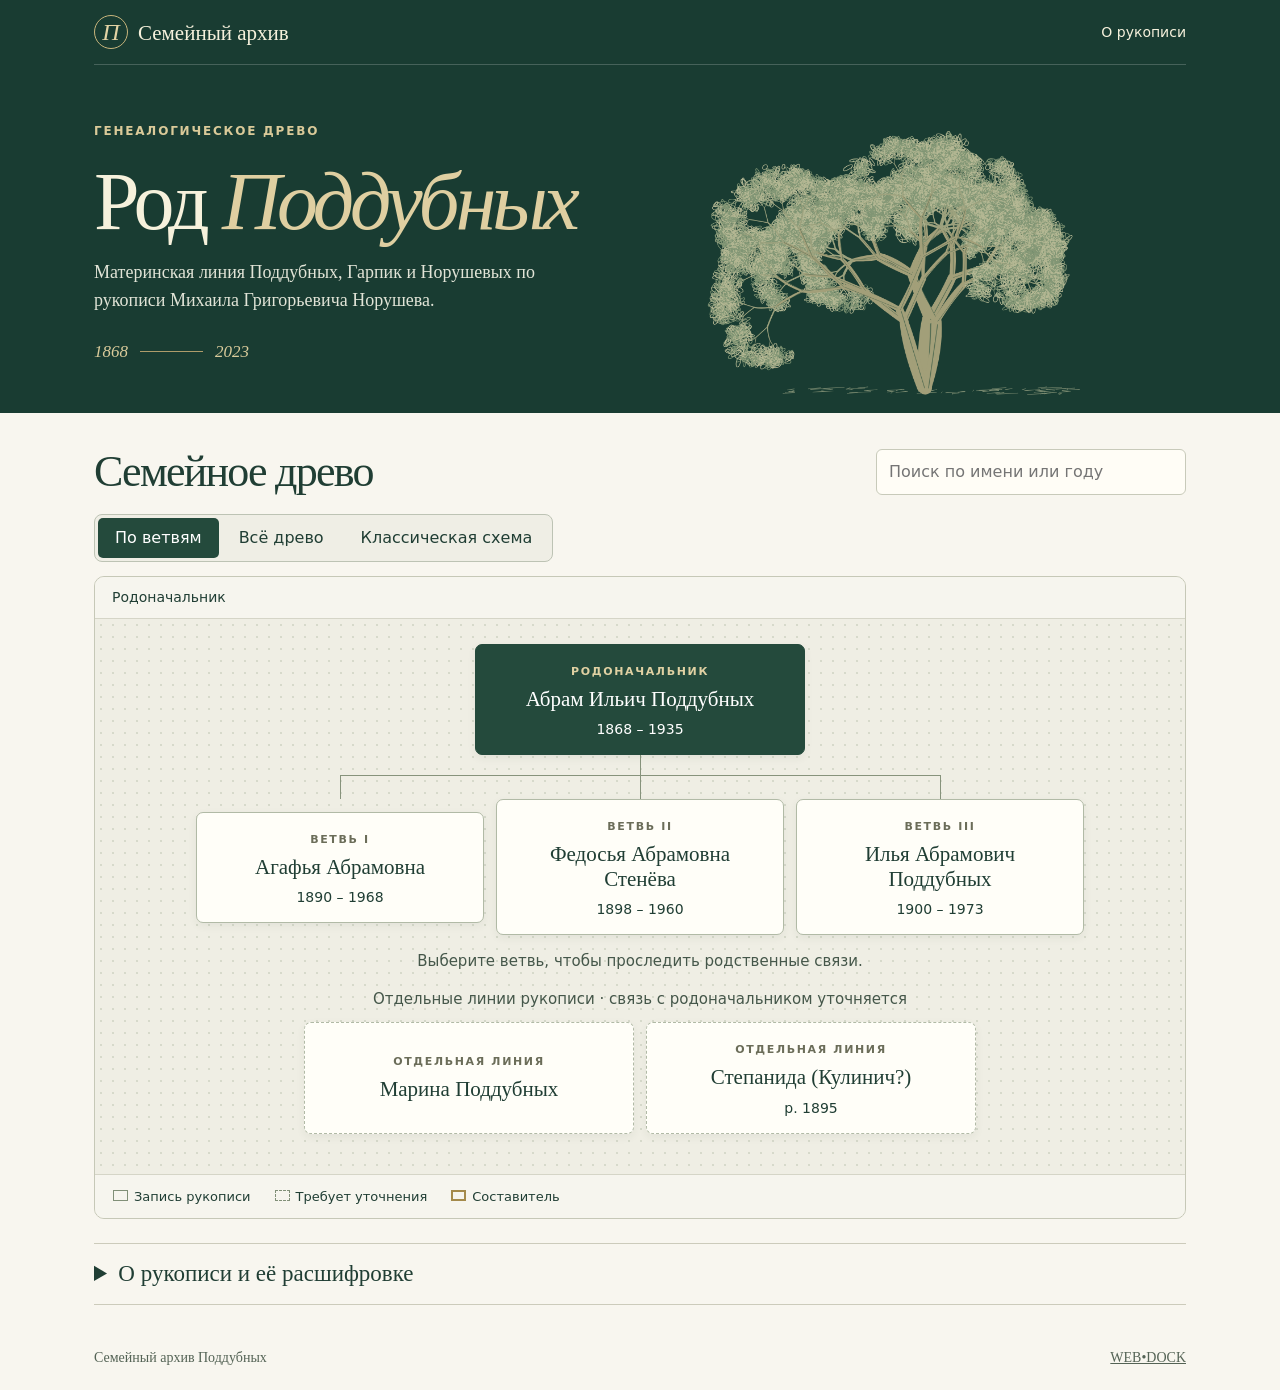
<file: family-tree/index.html>
<!doctype html>
<html lang="ru"><head><meta charset="utf-8"><meta name="viewport" content="width=device-width,initial-scale=1"><meta name="theme-color" content="#183c33"><title>Род Поддубных · Семейный архив</title><meta name="description" content="Генеалогическое древо рода Поддубных по рукописи Михаила Григорьевича Норушева.">
<style>
*{box-sizing:border-box}html{scroll-behavior:smooth}body{margin:0;color:#203e34;background:#f8f6ef;font:16px/1.5 system-ui,sans-serif}button,input{font:inherit}button,a{touch-action:manipulation}button{cursor:pointer;color:inherit}a{color:inherit}button:focus-visible,a:focus-visible,input:focus-visible,summary:focus-visible{outline:3px solid #b17c42;outline-offset:3px}.wrap{max-width:1220px;margin:auto;padding-inline:clamp(18px,5vw,70px)}header{background:#193c32;color:#f6f1dc}nav{height:65px;display:flex;align-items:center;justify-content:space-between;border-bottom:1px solid #ffffff32}nav a{text-decoration:none}nav a:hover{text-decoration:underline}.brand{font:21px Georgia,serif}.mark{display:inline-grid;place-items:center;width:34px;height:34px;border:1px solid #c8b57c;border-radius:50%;font:italic 24px Georgia;color:#e3d3a5;margin-right:10px}.ref{font-size:14px}.hero{position:relative;isolation:isolate;padding-block:58px 51px}.hero canvas{position:absolute;z-index:-1;right:-2%;top:0;width:52%;height:100%}.eyebrow,.tag{font:600 12px/1.4 system-ui,sans-serif;letter-spacing:.15em;text-transform:uppercase}.eyebrow{color:#daca99}h1,h2,h3{font-family:Georgia,'Times New Roman',serif;font-weight:400;line-height:1.04}h1{font-size:clamp(48px,6.4vw,85px);letter-spacing:-.05em;margin:19px 0 15px}h1 i{font-weight:400;color:#dfcfa1}.intro{color:#e1e4d7;max-width:460px;margin:0;font:18px/1.55 Georgia,serif}.years{display:flex;align-items:center;gap:12px;color:#dacb9b;font:italic 17px Georgia;margin-top:27px}.years span{width:63px;height:1px;background:#ae9c6a}main{padding-block:36px 45px}.toolbar{display:flex;align-items:center;justify-content:space-between;gap:18px;margin-bottom:19px}h2{font-size:clamp(30px,4vw,44px);margin:0;letter-spacing:-.04em}.search{position:relative;width:min(310px,100%)}input{border:1px solid #c8caba;border-radius:6px;padding:10px 12px;background:#fffdf6;width:100%;color:#213f34}.results{position:absolute;z-index:5;right:0;top:100%;width:100%;max-height:300px;overflow:auto;background:#fffdf7;box-shadow:0 6px 25px #17372b28}.results button,.results p{display:block;width:100%;text-align:left;background:none;border:0;border-bottom:1px solid #dddace;padding:9px 13px}.results small{display:block}.panel{border:1px solid #c6c8b7;border-radius:10px;overflow:hidden;background:#efeee4}.trail{padding:10px 17px;background:#f6f5ee;border-bottom:1px solid #d5d5c7;display:flex;gap:8px;align-items:center;flex-wrap:wrap;font-size:14px}.trail button{background:none;border:0;text-decoration:underline;text-underline-offset:3px}.chart{padding:25px max(16px,4%) 28px;background-image:radial-gradient(#a7b09955 .8px,transparent 1px);background-size:12px 12px;text-align:center}.node{background:#fffef8;border:1px solid #b1baa6;border-radius:7px;box-shadow:0 3px 8px #2b3f3010;display:block;padding:13px 15px;width:100%;max-width:330px;margin:auto;position:relative}.node strong{display:block;font:normal 21px/1.2 Georgia,serif;margin:5px 0}.node small{font-size:14px}.tag{color:#6b6d59;font-size:11px}.active{background:#244a3c;color:white;border-color:#244a3c}.active .tag{color:#e0d1a3}.children{display:grid;grid-template-columns:repeat(var(--cols),minmax(0,1fr));gap:0;position:relative;max-width:900px;margin:0 auto}.child{position:relative;padding:24px 6px 0;display:grid}.child:before{content:'';position:absolute;top:0;left:50%;height:24px;border-left:1px solid #87937c}.child:after{content:'';position:absolute;inset:0 0 auto;border-top:1px solid #87937c}.child.first:after{left:50%}.child.last:after{right:50%}.stem{width:1px;height:20px;margin:auto;background:#87937c}.child button{transition:transform .18s,box-shadow .18s}.child button:hover,.results button:hover{background:#f4f4e7}.child button:hover{transform:translateY(-2px);box-shadow:0 5px 12px #203e3420}.uncertain{border-style:dashed}.author{outline:2px solid #a48a4b}.meta{margin:15px auto 0;max-width:680px;color:#45574a;font-size:15px}.legend{display:flex;flex-wrap:wrap;gap:10px 24px;padding:12px 18px;font-size:13px;border-top:1px solid #d5d5c7;background:#f6f5ee}.swatch{display:inline-block;width:15px;height:11px;border:1px solid #819078;margin-right:6px}.dash{border-style:dashed}.gold{border:2px solid #a48a4b}details{margin-top:24px;border-block:1px solid #cccbbb;padding:17px 0}summary{cursor:pointer;font:23px Georgia}details p{max-width:830px}footer{font:14px Georgia;color:#546355;padding-bottom:24px}footer a{float:right}.row+.row{margin-top:20px}.row+.row .child:after,.row+.row .child:before{display:none}.row+.row .child{padding-top:0}
@media(max-width:680px){.hero{padding-block:34px 30px}.hero canvas{width:53%;right:-3%;opacity:.42}.intro{max-width:72%;font-size:16px}.toolbar{align-items:stretch;flex-direction:column;gap:13px}.search{width:100%}.children{display:block;text-align:left;margin-left:10px;padding-left:17px;border-left:1px solid #87937c}.child{padding:7px 0!important}.child .node{text-align:left;max-width:none}.children .child:after,.row+.row .child:after{display:block;inset:50% auto auto -17px;width:17px}.children .child:before{display:none}.row+.row{margin-top:0}.stem{width:calc(50% - 10px);height:16px;margin-left:10px;border-right:1px solid #87937c;border-bottom:1px solid #87937c;background:none}.node strong{font-size:20px}.legend{gap:7px 14px}.hero h1{max-width:80%}.ref{font-size:13px}}@media(prefers-reduced-motion:reduce){*{scroll-behavior:auto!important;transition:none!important}}
@media(min-width:681px){.many{display:grid;grid-template-columns:1fr 1fr;gap:12px 0;max-width:680px;background:linear-gradient(90deg,transparent calc(50% - .5px),#87937c 50%,transparent calc(50% + 1px))}.many .child{padding:0 15px}.many .child:before{display:none}.many .child:after{top:50%;width:15px;left:auto;right:0}.many .child:nth-child(even):after{left:0;right:auto}.many .node{margin:0}}
.modes{display:inline-flex;gap:3px;padding:3px;margin:0 0 14px;border:1px solid #bdc3b4;border-radius:8px;background:#efeee5}
.modes button{min-height:40px;padding:7px 17px;border:none;border-radius:5px;background:transparent}
.modes button[aria-pressed=true]{background:#244a3c;color:#fff}
.trail[hidden]{display:none}
.chart.full{text-align:left;padding:clamp(12px,3vw,34px)}
.outline,.outline ul{margin:0;padding:0;list-style:none}
.outline{max-width:950px;margin:auto}
.outline ul{padding-left:clamp(12px,2.4vw,36px);margin-left:7px}
.outline li{position:relative;padding:4px 0}
.outline ul>li:before,.outline ul>li:after{content:'';position:absolute;left:calc(-1 * clamp(12px,2.4vw,36px));width:clamp(12px,2.4vw,36px);pointer-events:none}
.outline ul>li:before{top:0;bottom:0;border-left:1px solid #899783}
.outline ul>li:last-child:before{height:25px}
.outline ul>li:after{top:25px;border-top:1px solid #899783}
.outline .node{display:inline-flex;width:auto;max-width:100%;margin:0;text-align:left;align-items:baseline;flex-wrap:wrap;gap:2px 10px;padding:9px 13px}
.outline .node strong{font-size:18px;margin:0}
.outline .node:hover{box-shadow:0 2px 7px #2b3f3038}

.modes{flex-wrap:wrap;max-width:100%}.atlas-tools{display:flex;align-items:center;gap:8px;flex-wrap:wrap;padding:10px 14px;background:#f6f5ee;border-bottom:1px solid #d5d5c7}
.atlas-tools button,.atlas-tools select{font:inherit;font-size:14px;color:#23483a;border:1px solid #b8c0af;background:#fffdf6;padding:8px 11px;border-radius:6px;min-height:40px}
.atlas-tools button:hover{background:#e5e9dd}.zoom-tools{display:flex;align-items:center;gap:6px}.zoom-tools button{font-size:20px;line-height:1;width:40px}.zoom-tools output{min-width:40px;text-align:center;font-size:14px}
#atlas{display:block;width:100%;height:clamp(300px,54vh,600px);background:#f4f2e7;touch-action:none;cursor:grab;user-select:none}#atlas:active{cursor:grabbing}
.tile{cursor:pointer}.tile rect{fill:#fffdf6;stroke:#879785;stroke-width:1.6}.tile.compiler rect{stroke:#aa8747;stroke-width:3}.tile:hover rect,.tile:focus rect{stroke:#946c39;stroke-width:3}.tile.lineage rect{fill:#e2ebdb;stroke:#406c50}.tile.picked rect{fill:#244a3c;stroke:#ba9656;stroke-width:3}.tile.picked text{fill:white}.plate-name{font:17px Georgia,serif;fill:#203e34}.plate-date{font:12px system-ui;fill:#455749}.plate-tag{font:600 10px system-ui;letter-spacing:1px;fill:#6c603d}.wire{fill:none;stroke:#7d8979;stroke-width:2}.wire.marriage{stroke:#9b7852;stroke-width:3}.wire.unsure{stroke-dasharray:6 5}.wire.lineage{stroke:#366949;stroke-width:4}
#atlasStatus{padding:10px 16px;margin:0;background:#e6ebdf;font-size:15px}.atlas-tools.lower{border-top:1px solid #d5d5c7;justify-content:space-between;font-size:13px}#paper{display:none}.chart[hidden],#classicPanel[hidden]{display:none}
@media(max-width:540px){.modes button{padding-inline:9px;font-size:14px}.atlas-tools{gap:5px;padding:8px}.atlas-tools button,.atlas-tools select{padding-inline:8px}}
.tile[data-branch="0"] .plate-tag{fill:#786137}.tile[data-branch="1"] .plate-tag{fill:#675676}.tile[data-branch="2"] .plate-tag{fill:#446a78}.tile.picked .plate-tag{fill:#f4dfb1}
@page archivePoster{size:841mm 594mm;margin:14mm}@page archiveBranch{size:A4 landscape;margin:10mm}
@media print{#paper{page:archiveBranch}#paper.poster{page:archivePoster}body:has(#classicPanel:not([hidden]))>:not(#paper){display:none!important}body:has(#classicPanel:not([hidden])) #paper{display:block}#paper h1{font-size:24pt;margin:0}#paper p{font-size:11pt}#paper svg{display:block;width:100%;height:68vh}#paper .wire.lineage{stroke:#7d8979;stroke-width:2}#paper{break-inside:avoid;print-color-adjust:exact}}
.independent{display:flex;flex-wrap:wrap;justify-content:center;gap:12px;margin:12px auto}.independent .node{margin:0}.back-root{margin-top:16px;padding:8px 14px;border:1px solid #879785;background:#fffdf6;border-radius:6px}</style></head><body>
<header><div class="wrap"><nav><a class="brand" href="#top"><span class="mark">П</span>Семейный архив</a><a class="ref" href="#source">О рукописи</a></nav><div class="hero" id="top"><canvas id="oak" aria-hidden="true"></canvas><div class="eyebrow">Генеалогическое древо</div><h1>Род <i>Поддубных</i></h1><p class="intro">Материнская линия Поддубных, Гарпик и Норушевых по рукописи Михаила Григорьевича Норушева.</p><div class="years">1868<span></span>2023</div></div></div></header>
<main class="wrap"><div class="toolbar"><h2 id="heading" tabindex="-1">Семейное древо</h2><div class="search"><input id="query" type="search" aria-label="Поиск по имени или году" placeholder="Поиск по имени или году"><div id="results" class="results" hidden></div></div></div>
<div class="modes" role="group" aria-label="Вид древа"><button id="branchMode" aria-pressed="true">По ветвям</button><button id="allMode" aria-pressed="false">Всё древо</button><button id="classicMode" aria-pressed="false">Классическая схема</button></div><div class="panel"><div class="trail" id="trail" aria-label="Путь к записи"></div><div id="chart" class="chart"></div><section id="classicPanel" hidden aria-label="Классическая схема">
<div class="atlas-tools"><div class="zoom-tools"><button id="zoomOut" aria-label="Уменьшить масштаб">−</button><output id="zoomValue" aria-label="Масштаб"></output><button id="zoomIn" aria-label="Увеличить масштаб">+</button></div><button id="fitAtlas">Вписать древо</button><button id="toPerson">К человеку</button><select id="jumpBranch" aria-label="Перейти к ветви"><option value="">К ветви…</option><option value="0">I · Агафья</option><option value="1">II · Федосья</option><option value="2">III · Илья</option><option value="3">Марина Поддубных</option><option value="4">Степанида</option></select></div>
<svg id="atlas" xmlns="http://www.w3.org/2000/svg" role="group" aria-label="Родственные связи по поколениям"></svg>
<p id="atlasStatus" aria-live="polite"></p><div class="atlas-tools lower"><span>Пунктир — спорная связь · ? — требует уточнения</span><div><select id="printScope" aria-label="Область печати"><option value="whole">Всё древо</option><option value="selected">Выбранная ветвь</option></select> <button id="printAtlas">Печать</button></div></div></section><div class="legend"><span><i class="swatch"></i>Запись рукописи</span><span><i class="swatch dash"></i>Требует уточнения</span><span><i class="swatch gold"></i>Составитель</span></div></div>
<details id="source"><summary>О рукописи и её расшифровке</summary><p>Древо составил Михаил Григорьевич Норушев. Написание имён, даты и расположение записей следуют расшифровке семейного наброска.</p><p id="notes"></p></details></main><footer class="wrap">Семейный архив Поддубных <a href="/">WEB•DOCK</a></footer>
<section id="paper"></section><script>
const N=(n,d,k,c,e)=>({n,d,k:k||[],c:c||'',e:e||''});
// Identifiers remain stable when manuscript corrections move a person.
function record(id,n,d,k,c,e){return {...N(n,d,k,c,e),id}}
const root=record("rod", "Абрам Ильич Поддубных", "1868 – 1935", [
  record("rod-1", "Агафья Абрамовна", "1890 – 1968", [
    record("rod-1-1", "Дети от 1-го брака (Гарпик)", "", [
      record("rod-1-1-1", "Прокоп", "1915 – 1935", [
        record("rod-1-1-1-1", "Леонтий", "1930", [
          record("rod-1-1-1-1-1", "дочь", "1953"),
          record("rod-1-1-1-1-2", "дочь", "1959")
        ], "q")
      ], "", "Даты Прокопа и Леонтия переданы по рукописи. Хронология отцовства требует подтверждения.")
    ], "q"),
    record("rod-1-2", "Григорий Карпикович Норушев", "р. 1895 · 2-й муж", [
      record("rod-1-2-1", "Николай", "1917 – 1950", [
        record("rod-1-2-1-1", "Людмила", "1938 – 1992", [
          record("rod-1-2-1-1-1", "Павел", "1960")
        ]),
        record("rod-1-2-1-2", "сын", "", [], "", "В рукописи подписан «сын внебрачный». Имя не указано.")
      ]),
      record("rod-1-2-2", "Алексей", "1919", [
        record("rod-1-2-2-1", "Наталья", "1950 (?)", [
          record("rod-1-2-2-1-1", "Володя (?)", "1977", [], "q")
        ]),
        record("rod-1-2-2-2", "Елена", "1959 – 1980", [
          record("rod-1-2-2-2-1", "Мила(?)", "1979", [], "q")
        ])
      ]),
      record("rod-1-2-3", "Таисия (Чернова?)", "1922 – 1982", [
        record("rod-1-2-3-1", "Владимир", "1940", [
          record("rod-1-2-3-1-1", "Вера", "1971", [
            record("rod-1-2-3-1-3", "сын", "1992")
          ]),
          record("rod-1-2-3-1-2", "Таня", "1973")
        ]),
        record("rod-1-2-3-2", "Виктор", "1944", [
          record("rod-1-2-3-2-1", "Саша", "1970")
        ])
      ]),
      record("rod-1-2-4", "Пётр", "1925 – 1940"),
      record("rod-1-2-5", "Василий", "1927 – 1965", [
        record("rod-1-2-5-1", "Сергей", "1956 (?)", [
          record("rod-1-2-5-1-1", "сын", "1981", [], "q")
        ]),
        record("rod-1-2-5-2", "Саша", "1968"),
        record("rod-1-2-5-3", "Сын", "", [], "q", "В рукописи «сын и дочь», рядом годы 1957 и 1955. Соответствие дат не установлено."),
        record("daughter-vasily", "Дочь", "", [], "q", "В рукописи «сын и дочь», рядом годы 1957 и 1955. Соответствие дат не установлено.")
      ]),
      record("rod-1-2-6", "Михаил Григорьевич", "р. 1929 · составитель", [
        record("rod-1-2-6-1", "Сергей", "1955", [
          record("rod-1-2-6-1-1", "Лена (Нестеренко)", "1976", [
            record("vovik-lena", "Вовик (?)", "2005 (?)", [], "q")
          ]),
          record("rod-1-2-6-1-2", "Олег", "1976", [
            record("sergey-oleg", "Сергей", "", [], "", "В рукописи подписан «сын». Год рождения читается неуверенно."),
            record("vitya-oleg", "Витя (пасынок)", "", [], "", "Пасынок Олега.")
          ]),
          record("rod-1-2-6-1-3", "Антон", "1985")
        ]),
        record("rod-1-2-6-2", "Юрий", "1958", [
          record("rod-1-2-6-2-1", "Таня", "1980 (?)", [], "q")
        ]),
        record("rod-1-2-6-3", "Марина (Артемьева)", "1959", [
          record("rod-1-2-6-3-1", "Екатерина", "1986", [
            record("rod-1-2-6-3-1-1", "Полина", "2019"),
            record("rod-1-2-6-3-1-2", "Павел", "2023")
          ]),
          record("rod-1-2-6-3-2", "Михаил", "1989", [
            record("rod-1-2-6-3-2-2", "Елизавета", "2023")
          ])
        ]),
        record("rod-1-2-6-4", "Виктор", "196?", [
          record("rod-1-2-6-4-1", "Ирина", "1996")
        ])
      ], "au", "жена Мария (Ершакова), р. 1932")
    ])
  ]),
  record("rod-2", "Федосья Стенёва", "1898 – 1960"),
  record("rod-3", "Илья", "1900 – 1973", [
    record("rod-3-8", "Анна (Куликовская?)", "1922 – 1985", [
      record("rod-3-9-1", "Зинаида", "1944", [
        record("rod-3-9-1-1", "Леонид", "1973 – 1994", [
          record("nastya-leonid", "Настя", "")
        ])
      ])
    ], "q"),
    record("rod-3-9", "Мария", "1927", [
      record("rod-3-10-1", "Наталья", "1962", [
        record("kolya-natalya", "Коля", "1981 (?)", [], "q")
      ], "q", "Продолжение подписано «Коля, 81» и ещё одним именем с годом. Второе чтение и расположение линий требуют уточнения.")
    ], "q"),
    record("rod-3-10", "Параскева", "1930", [
      record("sasha-paraskeva", "Саша", "1956 (?)", [], "q", "На этой линии также подписаны Ира и Анна. Порядок родства требует подтверждения.")
    ], "q"),
    record("rod-3-11", "Павлина", "1934", [
      record("son-pavlina", "Сын", ""),
      record("daughter-pavlina", "Дочь", "")
    ], "q", "На продолжении ветви читаются имена Андрей, Алина и Вера. Распределение потомков и исправленные даты требуют сверки."),
    record("rod-3-12", "Павел", "1937", [
      record("volodya-pavel", "Володя", "1968", [
        record("rod-3-12-2", "Катя", "1992", [], "q")
      ]),
      record("rod-3-12-1", "Таня", "1966", [
        record("maks-tanya", "Макс (?)", "1988", [], "q")
      ], "q")
    ], "q")
  ])
]);
const centralMarina=record("marina-poddubnykh", "Марина Поддубных", "", [
  record("rod-3-2", "Анна", "1914 – 1934", [], "q"),
  record("rod-3-3", "Елена", "1919", [], "q"),
  record("rod-3-4", "Григорий", "1926 – 1975", [], "q"),
  record("rod-3-5", "Надежда Сухорукова", "1928", [
    record("rod-3-5-1", "Валерий", "1953", [
      record("rod-3-5-1-1", "сын", ""),
      record("rod-3-5-1-2", "дочь", "")
    ]),
    record("rod-3-5-2", "Лиля", "1956", [
      record("rod-3-5-2-1", "сын", ""),
      record("rod-3-5-2-2", "дочь", "")
    ])
  ], "q", "Над именем указана ещё одна фамилия, предположительно Дорошенко."),
  record("rod-3-6", "Валентина", "1930", [], "q"),
  record("rod-3-7", "Иван", "1933 – 1944", [], "q")
], "q", "В рукописи подписана «дочь Марина». Вторая часть фамилии и соединение с основной семьёй требуют уточнения. Валентина и Иван расположены у верхней развилки этой линии.");
const stepanida=record("rod-3-1", "Степанида (Кулинич?)", "р. 1895", [
  record("rod-3-8-1", "Олена", "", [], "q")
], "q", "Родство с Абрамом и Ильёй требует подтверждения. Написание фамилии предположительное.");
const independent=[centralMarina,stepanida];
const forest=[root,...independent];
const [T1,T2,T3]=root.k;
const uncertainEdges=new Set([...T3.k,...centralMarina.k.slice(-2)]);
const titles=new Map([[T2,'Федосья Абрамовна Стенёва'],[T3,'Илья Абрамович Поддубных']]);
const notes=new Map([[T1,'Поддубных → Гарпик → Норушева. Дети показаны отдельно по двум бракам.'],[T2,'В рукописи потомки не показаны.'],[T3,'Положение записей на левой линии требует семейного подтверждения.']]);
document.querySelector('#notes').textContent='Линии Марины Поддубных и Степаниды показаны отдельно: их точное родство с Абрамом и Ильёй требует подтверждения. Имена, годы и связи с неуверенным чтением отмечены в карточках. Для детей Марины Артемьевой и их потомков учтены уточнения семьи.';
const entries=new Map();
function index(node,parent){node.parent=parent;entries.set(node.id,node);node.k.forEach(child=>index(child,node))}
forest.forEach(node=>index(node,null));
const author=T1.k[1].k.find(n=>n.c==='au');
const previousLinks=new Map([["rod-1-2-6-3-2-1",entries.get("rod-1-2-6-3-1-1")],["rod-1-2-6-3-2-3",entries.get("rod-1-2-6-3-1-2")]]);
const nameOf=n=>titles.get(n)||n.n;
function el(tag,cls,value){const element=document.createElement(tag);if(cls)element.className=cls;if(value)element.textContent=value;return element}
const chart=document.querySelector('#chart'),trail=document.querySelector('#trail'),query=document.querySelector('#query'),results=document.querySelector('#results');
function ancestors(node){const path=[];for(let p=node;p;p=p.parent)path.unshift(p);return path}
function go(node){query.value='';results.hidden=true;location.hash=node.id;if(location.hash==='#'+node.id)render(node);document.querySelector('#heading').focus({preventScroll:true});document.querySelector('#heading').scrollIntoView({block:'nearest'})}
function card(node,selected){
 const box=el(selected?'div':'button','node'+(selected?' active':'')+(node.c==='q'?' uncertain':'')+(node.c==='au'?' author':''));
 const branch=root.k.indexOf(node);
 const label=independent.includes(node)?'Отдельная линия':node===root?'Родоначальник':branch>=0?'Ветвь '+['I','II','III'][branch]:node.c==='au'?'Составитель':node.c==='q'?'Требует уточнения':null;
 if(label)box.append(el('span','tag',label));box.append(el('strong','',nameOf(node)));if(node.d)box.append(el('small','',node.d));
 if(!selected)box.onclick=()=>go(node);return box
}
const branchMode=document.querySelector('#branchMode'),allMode=document.querySelector('#allMode');
let currentNode=root;
function setMode(full,classic=false){
 classicPanel.hidden=!classic;chart.hidden=classic;
 classicButton.setAttribute('aria-pressed',String(classic));
 chart.classList.toggle('full',full);
 trail.hidden=full||classic;
 branchMode.setAttribute('aria-pressed',String(!full&&!classic));
 allMode.setAttribute('aria-pressed',String(full));
}
function outlineItem(node){
 const item=el('li');
 item.append(card(node,false));
 if(node.k.length){
  const list=el('ul');
  node.k.forEach(child=>list.append(outlineItem(child)));
  item.append(list);
 }
 return item;
}
function renderAll(){
 setMode(true);
 const list=el('ul','outline');
 list.setAttribute('aria-label','Полное генеалогическое древо');
 forest.forEach(tree=>list.append(outlineItem(tree)));
 chart.replaceChildren(list);
}
branchMode.onclick=()=>go(currentNode);
allMode.onclick=()=>{location.hash='all';renderAll()};
function render(node){
 currentNode=node;
 setMode(false);
 chart.replaceChildren();trail.replaceChildren();
 const path=ancestors(node);path.forEach((p,i)=>{if(i)trail.append(' › ');const item=el(p===node?'span':'button','',p===root?'Родоначальник':nameOf(p));if(p!==node)item.onclick=()=>go(p);trail.append(item)});
 chart.append(card(node,true));
 if(node.k.length){chart.append(el('div','stem'));const row=el('div','children'+(node.k.length>3?' many':''));row.style.setProperty('--cols',node.k.length);node.k.forEach((child,j)=>{const slot=el('div','child'+(j===0?' first':'')+(j===node.k.length-1?' last':''));slot.append(card(child,false));row.append(slot)});chart.append(row)}

 const info=[notes.get(node),node.e,node.c==='q'?'Чтение записи или её положение в рукописи требует уточнения.':''].filter(Boolean);
 if(node===root)info.push('Выберите ветвь, чтобы проследить родственные связи.');
 if(!node.k.length&&!info.length)info.push('На этой записи линия в рукописи заканчивается.');
 if(info.length)chart.append(el('p','meta',info.join(' ')));
 if(node===root){
  chart.append(el('p','meta','Отдельные линии рукописи · связь с родоначальником уточняется'));
  const box=el('div','independent');independent.forEach(tree=>box.append(card(tree,false)));chart.append(box);
 }
 if(ancestors(node)[0]!==root){const home=el('button','back-root','К обзору древа');home.onclick=()=>go(root);chart.append(home)}
}
const classicButton=document.querySelector('#classicMode');
const classicPanel=document.querySelector('#classicPanel');
const atlas=document.querySelector('#atlas');
const statusLine=document.querySelector('#atlasStatus');
const svgNS='http://www.w3.org/2000/svg';
const tileWidth=174,tileHeight=85,stepX=198,stepY=165;
const positions=new Map(),edges=[],photos=new Map();

const wife=N('Мария (Ершакова)','р. 1932 · жена составителя');
wife.id='spouse-maria';wife.parent=author;
let atlasWidth=0,atlasHeight=0,selection=null,zoom=1,originX=0,originY=0;
function svgElement(tag,attrs){
 const e=document.createElementNS(svgNS,tag);
 for(const [key,value] of Object.entries(attrs))e.setAttribute(key,value);
 return e;
}
// Each family occupies its own horizontal interval at every generation.
function familyLayout(n){
 let members=[n],groups=[{from:n,children:n.k}];
 if(n===T1){
  members=[n.k[0],n,n.k[1]];
  groups=n.k.map(partner=>({from:partner,children:partner.k,partner}));
 }else if(n===author){members=[n,wife]}
 for(const group of groups){
  group.layouts=group.children.map(familyLayout);
  group.width=group.layouts.reduce((sum,c)=>sum+c.width,0);
 }
 const width=Math.max(members.length*stepX,groups.reduce((sum,g)=>sum+g.width,0));
 return {n,members,groups,width};
}
function placeFamily(f,left,depth){
 const y=30+depth*stepY,mid=left+f.width/2;
 const center=f.n===T1?left+Math.max(stepX*1.5,Math.min(f.width-stepX*1.5,f.groups[0].width)):mid;
 f.members.forEach((n,i)=>positions.set(n,{x:center+(i-(f.members.length-1)/2)*stepX,y}));
 atlasHeight=Math.max(atlasHeight,y+tileHeight+30);
 let start=left+(f.width-f.groups.reduce((sum,g)=>sum+g.width,0))/2;
 for(const g of f.groups){
  for(const child of g.layouts){placeFamily(child,start,depth+1);start+=child.width}
 }
}
function connect(d,targets,uncertain=false,marriage=false){
 const path=svgElement('path',{d,class:'wire'+(uncertain?' unsure':'')+(marriage?' marriage':'')});
 atlas.append(path);edges.push({path,targets});
}
function drawLinks(f){
 const p=positions.get(f.n),midY=p.y+tileHeight/2;
 for(const member of f.members.filter(n=>n!==f.n)){
  const q=positions.get(member);
  connect('M '+Math.min(q.x,p.x)+' '+midY+' H '+Math.max(q.x,p.x),[member],member===T1.k[0],true);
 }
 for(const g of f.groups){
  const from=g.partner?(positions.get(g.partner).x+p.x)/2:p.x;
  const startY=g.partner?midY:p.y+tileHeight;
  const bus=p.y+tileHeight+39;
  for(const child of g.children){
   const q=positions.get(child);
   connect('M '+from+' '+startY+' V '+bus+' H '+q.x+' V '+q.y,[child],uncertainEdges.has(child)||g.from===T1.k[0]);
  }
  g.layouts.forEach(drawLinks);
 }
}
function svgText(parent,txt,x,y,cls){
 const label=svgElement('text',{x,y,class:cls,'text-anchor':'middle'});label.textContent=txt;parent.append(label);
}
function drawTile(n,p){
 const branchIndex=root.k.indexOf(ancestors(n)[1]);
 const group=svgElement('g',{'data-branch':branchIndex,class:'tile'+(n.c==='au'?' compiler':''),transform:'translate('+p.x+' '+p.y+')',role:'button',tabindex:'0','aria-label':[nameOf(n),n.d].filter(Boolean).join(', ')});
 const title=svgElement('title',{});title.textContent=[nameOf(n),n.d,n.e].filter(Boolean).join(' · ');group.append(title);
 group.append(svgElement('rect',{x:-tileWidth/2,y:0,width:tileWidth,height:tileHeight,rx:7}));
 const branch=[T1,T2,T3].indexOf(n);
 const tag=independent.includes(n)?'ОТДЕЛЬНАЯ ЛИНИЯ':n===root?'РОДОНАЧАЛЬНИК':branch>=0?'ВЕТВЬ '+['I','II','III'][branch]:n.c==='au'?'СОСТАВИТЕЛЬ':n===T1.k[0]?'ПЕРВЫЙ БРАК':n===T1.k[1]?'ВТОРОЙ БРАК':'';
 svgText(group,tag,0,14,'plate-tag');
 const lines=[''];
 for(const word of nameOf(n).split(' ')){
  if((lines.at(-1)+' '+word).trim().length>19&&lines.at(-1))lines.push(word);
  else lines[lines.length-1]=(lines.at(-1)+' '+word).trim();
 }
 lines.forEach((s,i)=>svgText(group,s,0,42-(lines.length-1)*8+i*17,'plate-name'));
 svgText(group,n.d||'',0,72,'plate-date');
 if(n.c==='q'||/[?]/.test(n.n+(n.d||'')))svgText(group,'?',73,15,'plate-tag');
 group.onclick=()=>chooseClassic(n);
 group.onkeydown=e=>{if(['Enter',' '].includes(e.key)){e.preventDefault();chooseClassic(n)}};
 group.onfocus=()=>{if(group.matches(':focus-visible'))centerOn(n)};
 atlas.append(group);photos.set(n,group);
}
function viewport(){
 const rect=atlas.getBoundingClientRect();
 return {w:rect.width||800,h:rect.height||510};
}
function fitScale(){const {w,h}=viewport();return Math.min(w/atlasWidth,h/atlasHeight,1)}
function paintView(){
 const {w,h}=viewport(),vw=w/zoom,vh=h/zoom;
 originX=vw>=atlasWidth?(atlasWidth-vw)/2:Math.min(atlasWidth-vw,Math.max(0,originX));
 originY=vh>=atlasHeight?(atlasHeight-vh)/2:Math.min(atlasHeight-vh,Math.max(0,originY));
 atlas.setAttribute('viewBox',[originX,originY,vw,vh].join(' '));
 document.querySelector('#zoomValue').textContent=Math.round(zoom*100)+'%';
}
function fitAtlas(){zoom=fitScale();originX=originY=0;paintView()}
function scaleAt(next,x,y){
 const safe=Math.max(fitScale(),Math.min(3,next));
 originX+=x/zoom-x/safe;originY+=y/zoom-y/safe;zoom=safe;paintView();
}
function centerOn(n){
 const {w,h}=viewport(),p=positions.get(n);
 zoom=Math.max(zoom,Math.min(1.35,w/(tileWidth*1.45)));
 originX=p.x-w/(2*zoom);originY=p.y+tileHeight/2-h/(2*zoom);paintView();
}
function selectTile(n){
 selection=n;const lineage=new Set(ancestors(n));
 for(const [person,tile] of photos){
  tile.classList.toggle('lineage',lineage.has(person));tile.classList.toggle('picked',person===n);
  tile.setAttribute('aria-pressed',String(person===n));
 }
 for(const edge of edges)edge.path.classList.toggle('lineage',edge.targets.some(t=>lineage.has(t)));
 // Highlighted lines sit above coincident sibling lines but below the cards.
 const firstCard=atlas.querySelector('.tile');
 for(const edge of edges.filter(e=>e.path.classList.contains('lineage')))atlas.insertBefore(edge.path,firstCard);
 statusLine.textContent=[nameOf(n),n.d,n.e,notes.get(n),uncertainEdges.has(n)?'Принадлежность к родителям в рукописи неясна.':n.c==='q'?'Запись требует сверки с рукописью.':''].filter(Boolean).join(' · ');
 centerOn(n);
}
function chooseClassic(n){
 query.value='';results.hidden=true;
 const hash='#classic/'+n.id;
 if(location.hash===hash)selectTile(n);else location.hash=hash;
}
function renderClassic(id){
 const entering=classicPanel.hidden;
 setMode(false,true);
 chart.hidden=true;classicPanel.hidden=false;
 if(!positions.size){
  let left=20;
  for(const tree of forest){
   const layout=familyLayout(tree);
   placeFamily(layout,left,0);drawLinks(layout);left+=layout.width+stepX;
  }
  atlasWidth=left-stepX+20;for(const [n,p] of positions)drawTile(n,p);
 }
 const n=id===wife.id?wife:entries.get(id)||previousLinks.get(id);
 if(n){if(n!==wife)currentNode=n;selectTile(n)}
 else{
  selection=null;
  for(const tile of photos.values()){tile.classList.remove('picked','lineage');tile.setAttribute('aria-pressed','false')}
  for(const e of edges)e.path.classList.remove('lineage');
  statusLine.textContent='Выберите человека на схеме или найдите его по имени.';
  fitAtlas();
 }
 if(entering)atlas.scrollLeft=0;
}
classicButton.onclick=()=>{if(location.hash==='#classic')renderClassic();else location.hash='classic'};
document.querySelector('#fitAtlas').onclick=fitAtlas;
document.querySelector('#toPerson').onclick=()=>chooseClassic(selection||currentNode);
for(const [id,factor] of [['#zoomIn',1.5],['#zoomOut',1/1.5]]){
 document.querySelector(id).onclick=()=>{const {w,h}=viewport();scaleAt(zoom*factor,w/2,h/2)};
}
const pointers=new Map();let moved=false,distance=0;
function touchPoint(e){const r=atlas.getBoundingClientRect();return {x:e.clientX-r.left,y:e.clientY-r.top}}
function span(){const [a,b]=pointers.values();return Math.hypot(a.x-b.x,a.y-b.y)}
atlas.onpointerdown=e=>{
 if(e.button!==0)return;
 if(!pointers.size)moved=false;
 const p=touchPoint(e);pointers.set(e.pointerId,p);
 if(pointers.size===2){distance=span();moved=true}
};
atlas.onpointermove=e=>{
 const last=pointers.get(e.pointerId);if(!last)return;
 const now=touchPoint(e),dx=now.x-last.x,dy=now.y-last.y;
 if(!moved&&Math.hypot(dx,dy)<4)return;
 moved=true;atlas.setPointerCapture(e.pointerId);pointers.set(e.pointerId,now);
 if(pointers.size===2){
  const [a,b]=pointers.values(),next=span();
  if(distance&&next)scaleAt(zoom*next/distance,(a.x+b.x)/2,(a.y+b.y)/2);
  distance=next;
 }else{originX-=dx/zoom;originY-=dy/zoom;paintView()}
};
function endPointer(e){pointers.delete(e.pointerId);distance=0}
window.addEventListener('pointerup',endPointer);window.addEventListener('pointercancel',endPointer);
atlas.addEventListener('click',e=>{if(moved&&e.detail){e.stopPropagation();moved=false}},true);
atlas.addEventListener('wheel',e=>{
 if(!e.ctrlKey&&!e.metaKey)return;e.preventDefault();
 const p=touchPoint(e);scaleAt(zoom*Math.exp(-e.deltaY*.008),p.x,p.y);
},{passive:false});
window.addEventListener('resize',()=>{if(!classicPanel.hidden){if(selection)centerOn(selection);else fitAtlas()}});
function preparePrint(){
 const mode=document.querySelector('#printScope').value;
 const start=mode==='selected'?(selection||currentNode):root;
 const visible=[...positions.keys()].filter(n=>mode!=='selected'||ancestors(n).includes(start));
 const paper=document.querySelector('#paper');
 paper.classList.toggle('poster',start===root);
 paper.replaceChildren(el('h1','','Род Поддубных'),el('p','',start===root?'Генеалогическое древо':nameOf(start)));
 const copy=atlas.cloneNode(false);copy.removeAttribute('id');copy.removeAttribute('tabindex');
 const included=new Set(visible);
 for(const e of edges){
  if(e.targets.some(t=>included.has(t)&&t!==start))copy.append(e.path.cloneNode(false));
 }
 for(const n of visible){const tile=photos.get(n).cloneNode(true);tile.removeAttribute('tabindex');tile.classList.remove('picked','lineage');copy.append(tile)}
 const pts=visible.map(n=>positions.get(n));
 const left=Math.min(...pts.map(p=>p.x))-tileWidth/2-20,top=Math.min(...pts.map(p=>p.y))-20;
 const right=Math.max(...pts.map(p=>p.x))+tileWidth/2+20,bottom=Math.max(...pts.map(p=>p.y))+tileHeight+20;
 copy.setAttribute('viewBox',[left,top,right-left,bottom-top].join(' '));
 paper.append(copy,el('p','','Составитель — Михаил Григорьевич Норушев. Пунктир — спорная связь. Знак вопроса — запись требует уточнения.'));
}
document.querySelector('#printAtlas').onclick=()=>{preparePrint();window.print()};
window.addEventListener('beforeprint',()=>{if(!classicPanel.hidden)preparePrint()});

document.querySelector('#jumpBranch').onchange=e=>{
 if(e.target.value!=='')chooseClassic([...root.k,...independent][Number(e.target.value)]);
 e.target.value='';
};
function route(){if(location.hash==='#source'){document.querySelector('details').open=true;return}const id=location.hash.slice(1);if(id==='classic'||id.startsWith('classic/')){renderClassic(id.split('/')[1]);return}if(id==='all'){renderAll();return}render(entries.get(id)||previousLinks.get(id)||root)}
document.querySelector('.ref').onclick=()=>document.querySelector('details').open=true;
render(root);route();window.addEventListener('hashchange',route);
const normalize=text=>text.toLocaleLowerCase('ru').replaceAll('ё','е');
query.oninput=()=>{const term=normalize(query.value.trim());results.replaceChildren();results.hidden=!term;if(!term)return;
 for(const n of (classicPanel.hidden?entries.values():[...entries.values(),wife])){if(!normalize([n.n,nameOf(n),n.d,n.e,notes.get(n)].filter(Boolean).join(' ')).includes(term))continue;
 const button=el('button','',nameOf(n));button.append(el('small','',[n.d,n.parent?nameOf(n.parent):independent.includes(n)?'Отдельная линия':'Родоначальник'].filter(Boolean).join(' · ')));button.onclick=()=>classicPanel.hidden?go(n):chooseClassic(n);results.append(button)}
 if(!results.children.length)results.append(el('p','','Совпадений нет'))};
query.onfocus=()=>query.oninput();document.addEventListener('pointerdown',e=>{if(!e.target.closest('.search'))results.hidden=true});document.addEventListener('focusin',e=>{if(!e.target.closest('.search'))results.hidden=true});document.addEventListener('keydown',e=>{if(e.key==='Escape'){results.hidden=true}if(e.key==='ArrowDown'&&e.target===query&&!results.hidden){e.preventDefault();results.querySelector('button')?.focus()}});
/* Тональная ботаническая иллюстрация с постоянной композицией. */
function drawOak(){
 const canvas=document.getElementById('oak'),ctx=canvas.getContext('2d');if(!ctx)return;
 canvas.width=1000;canvas.height=640;ctx.scale(2,2);
 let seed=3412;const random=()=>((seed=Math.imul(seed,1664525)+1013904223>>>0)/4294967296);
 ctx.lineCap='round';
 function branch(x,y,angle,length,width,depth){
  const bend=(random()-.5)*.37,end=angle+bend,ex=x+Math.cos(end)*length,ey=y+Math.sin(end)*length;
  ctx.beginPath();ctx.moveTo(x,y);ctx.quadraticCurveTo(x+Math.cos(angle)*length*.6,y+Math.sin(angle)*length*.6,ex,ey);ctx.strokeStyle=depth>4?'#a29f79':'#9da27e';ctx.lineWidth=width;ctx.stroke();
  if(depth>4){ctx.beginPath();ctx.moveTo(x+width*.22,y);ctx.lineTo(ex+width*.16,ey);ctx.lineWidth=Math.max(.4,width*.08);ctx.strokeStyle='#566e54';ctx.stroke()}
  if(depth<3){for(let i=0;i<8;i++){const dx=ex+(random()-.5)*13,dy=ey+(random()-.5)*9;ctx.beginPath();ctx.ellipse(dx,dy,2+random()*3,1+random(),random()*3,0,Math.PI*2);ctx.strokeStyle=random()>.5?'#b6b995':'#819675';ctx.lineWidth=.6;ctx.stroke()}}
  if(!depth)return;
  branch(ex,ey,end-.23-random()*.55,length*(.63+random()*.15),width*.65,depth-1);
  branch(ex,ey,end+.22+random()*.57,length*(.63+random()*.15),width*.63,depth-1);
 }
 for(let i=0;i<60;i++){let x=250+(random()-.5)*260,y=297+random()*6;ctx.strokeStyle='#819075';ctx.lineWidth=.5;ctx.beginPath();ctx.moveTo(x,y);ctx.lineTo(x+random()*19,y-1);ctx.stroke()}
 for(const [x,a,l,w,d] of [[251,-1.62,63,12,8],[252,-1.28,62,9,8],[248,-1.93,63,8,8],[249,-1.77,75,7,8]])branch(x,297,a,l,w,d);
}
drawOak();
</script></body></html>
</file>
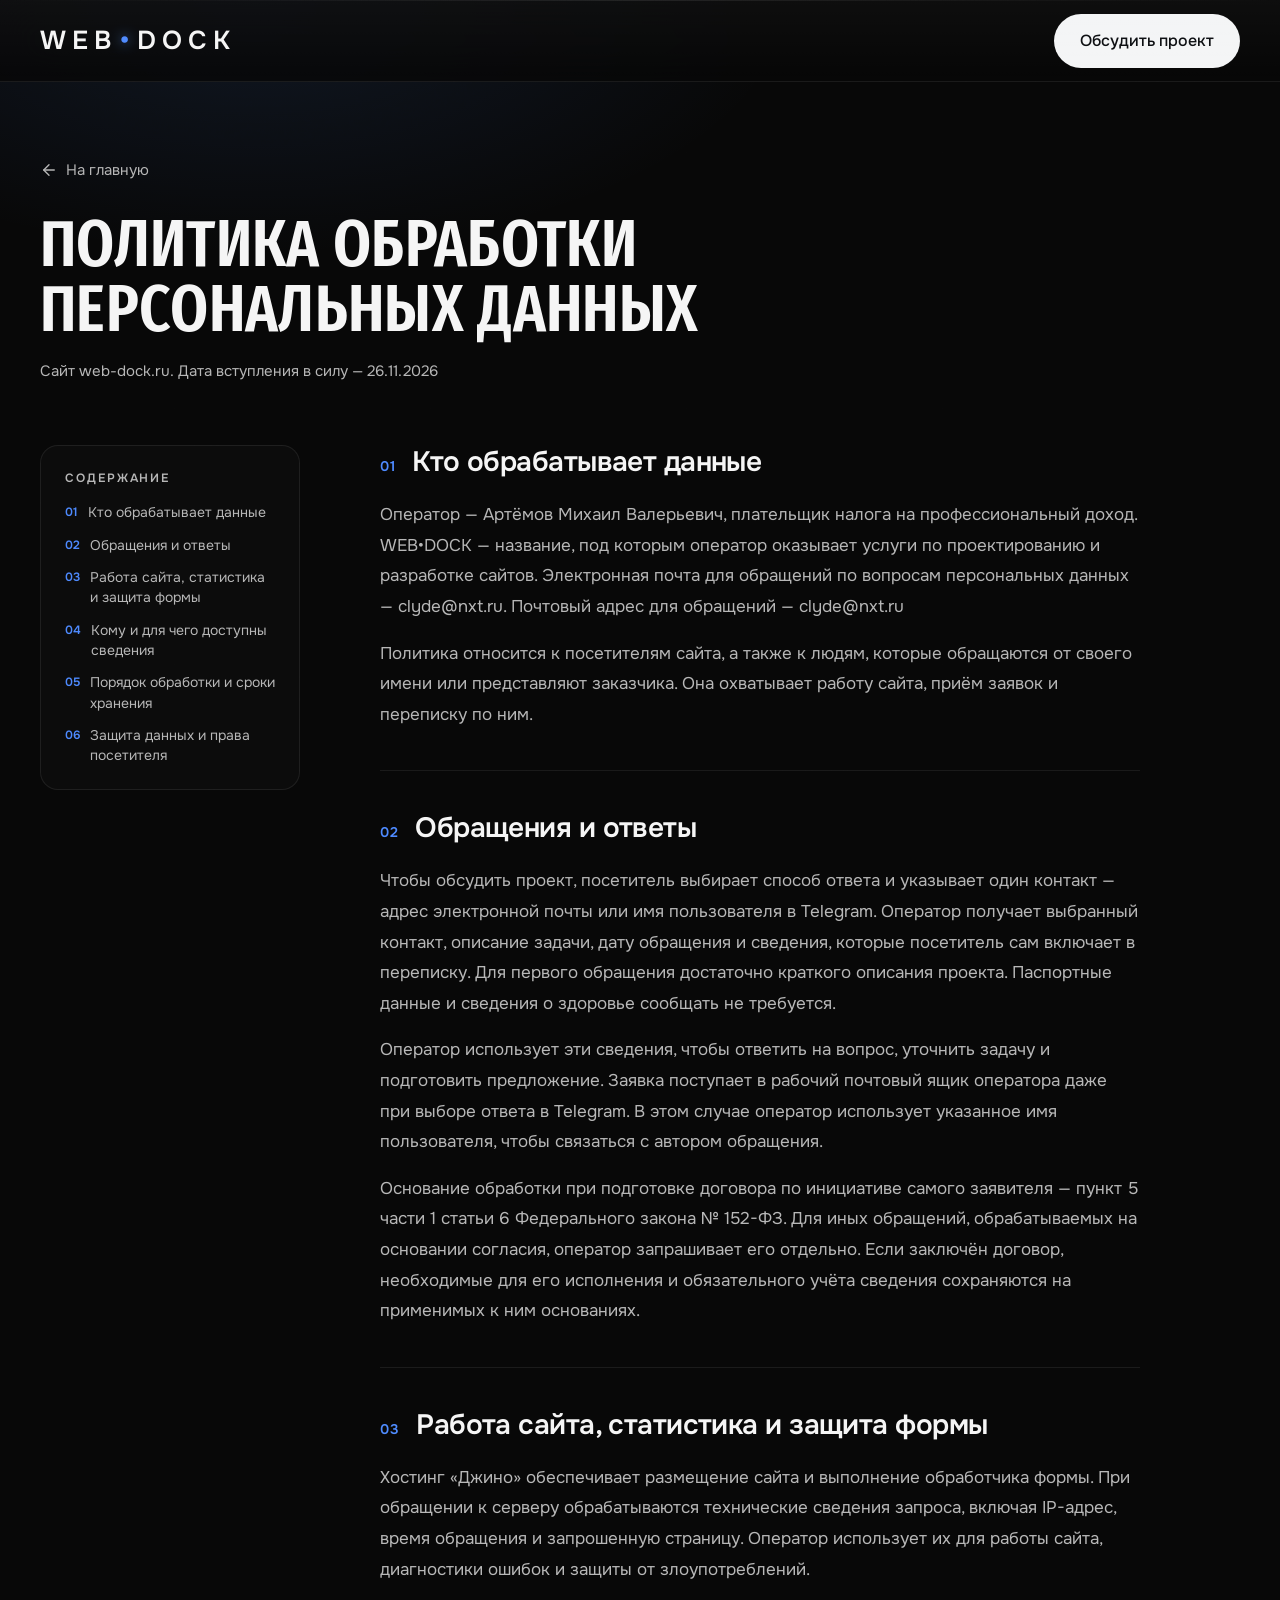
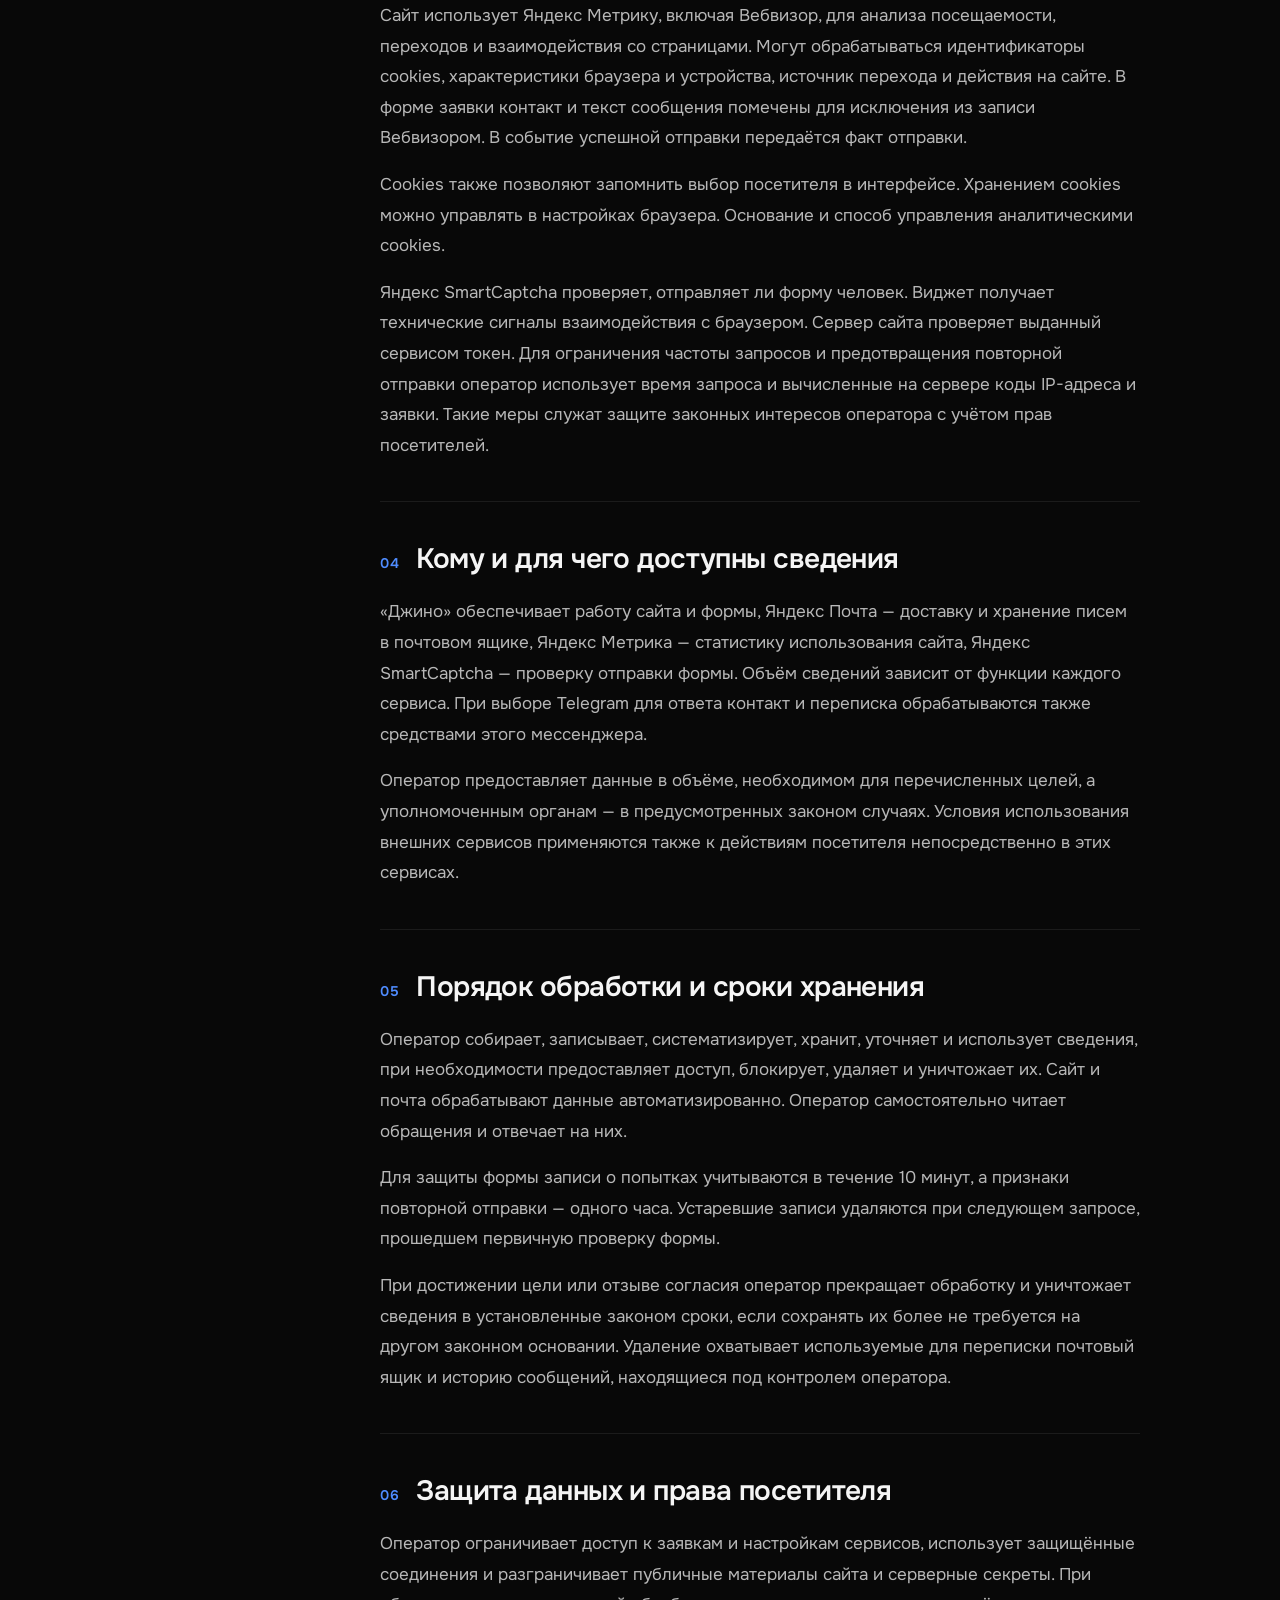
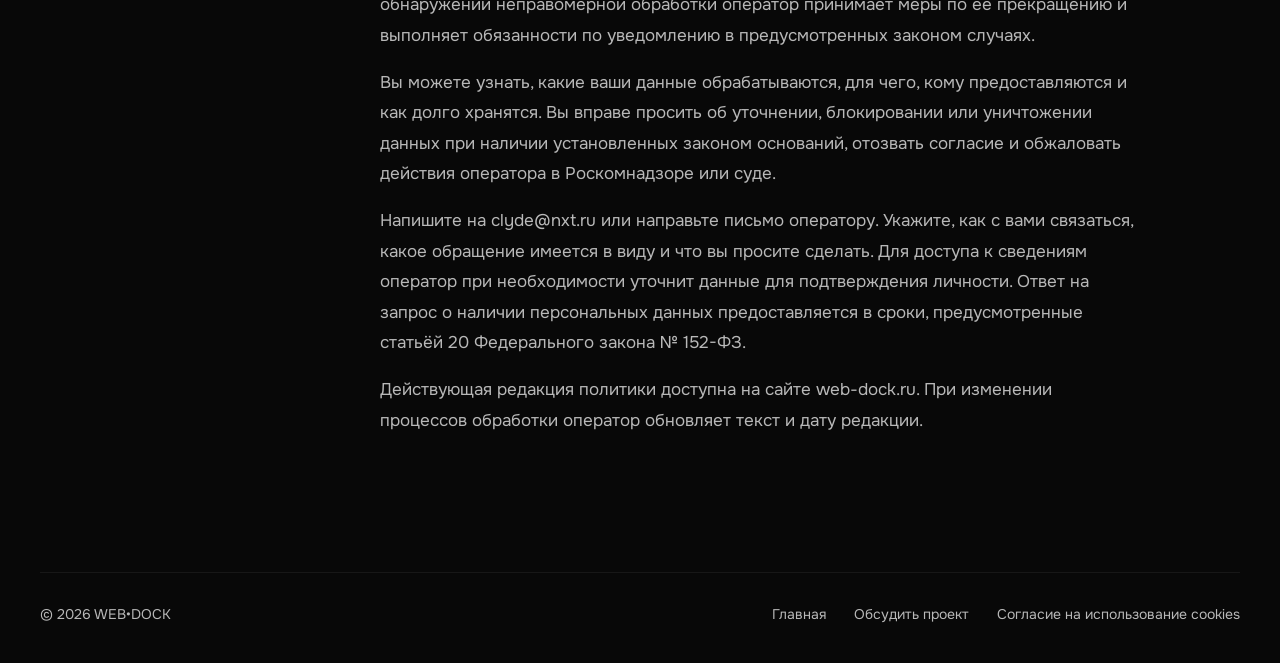
<file: privacy.html>
<!DOCTYPE html>
<html lang="ru" data-type="engineering">

<head>

    <meta charset="UTF-8">
    <meta name="viewport" content="width=device-width, initial-scale=1.0">
    <meta name="theme-color" content="#080808">

    <title>Политика обработки персональных данных — WEB•DOCK</title>

    <meta name="description" content="Политика обработки персональных данных посетителей сайта web-dock.ru: какие данные собираются, для чего, кому передаются и как отозвать согласие.">

    <link rel="canonical" href="https://web-dock.ru/privacy.html">

    <meta property="og:type" content="article">
    <meta property="og:site_name" content="WEB•DOCK">
    <meta property="og:title" content="Политика обработки персональных данных — WEB•DOCK">
    <meta property="og:description" content="Какие данные обрабатываются на сайте web-dock.ru, для чего, кому передаются и как отозвать согласие.">
    <meta property="og:url" content="https://web-dock.ru/privacy.html">
    <meta property="og:image" content="https://web-dock.ru/assets/img/og-cover.jpg">
    <meta property="og:image:width" content="1200">
    <meta property="og:image:height" content="630">
    <meta property="og:locale" content="ru_RU">
    <meta name="twitter:card" content="summary_large_image">

    <link rel="icon" href="/favicon.ico" sizes="any">
    <link rel="apple-touch-icon" href="/assets/img/icon-192.png">

    <link rel="stylesheet" href="/assets/css/normalize.css?v=20261127-4">
    <link rel="stylesheet" href="/assets/css/fonts.css?v=20261127-4">
    <link rel="stylesheet" href="/assets/css/variables.css?v=20261127-4">
    <link rel="stylesheet" href="/assets/css/base.css?v=20261127-4">
    <link rel="stylesheet" href="/assets/css/layout.css?v=20261127-4">
    <link rel="stylesheet" href="/assets/css/buttons.css?v=20261127-4">
    <link rel="stylesheet" href="/assets/css/cards.css?v=20261127-4">
    <link rel="stylesheet" href="/assets/css/header.css?v=20261127-4">
    <link rel="stylesheet" href="/assets/css/mobile-nav.css?v=20261127-4">
    <link rel="stylesheet" href="/assets/css/hero.css?v=20261127-4">
    <link rel="stylesheet" href="/assets/css/hero-scene.css?v=20261127-4">
    <link rel="stylesheet" href="/assets/css/sections.css?v=20261127-4">
    <link rel="stylesheet" href="/assets/css/cases.css?v=20261127-4">
    <link rel="stylesheet" href="/assets/css/ambient.css?v=20261127-4">
    <link rel="stylesheet" href="/assets/css/footer.css?v=20261127-4">
    <link rel="stylesheet" href="/assets/css/cookie.css?v=20261127-4">
    <link rel="stylesheet" href="/assets/css/animations.css?v=20261127-4">
    <link rel="stylesheet" href="/assets/css/responsive.css?v=20261127-4">
    <link rel="stylesheet" href="/assets/css/typography.css?v=20261127-4">
    <link rel="stylesheet" href="/assets/css/theme.css?v=20261127-4">
    <link rel="stylesheet" href="/assets/css/details.css?v=20261127-4">
    <link rel="stylesheet" href="/assets/css/contact.css?v=20261127-4">

    <style>
        .legal{
            position:relative;
            padding:160px 0 96px;
        }

        .legal::before{
            content:"";
            position:absolute;
            left:0;
            right:0;
            top:0;
            height:520px;
            pointer-events:none;
            background:radial-gradient(ellipse 60% 70% at 20% 0%, rgba(79,140,255,.12), transparent 70%);
        }

        .legal__layout{
            position:relative;
            display:grid;
            grid-template-columns:260px minmax(0,1fr);
            gap:80px;
            align-items:start;
        }

        .legal__back{
            display:inline-flex;
            align-items:center;
            gap:8px;
            margin-bottom:32px;
            color:var(--gray);
            font-size:15px;
            transition:color .3s ease;
        }

        .legal__back svg{
            flex-shrink:0;
            transition:transform .35s cubic-bezier(.22,1,.36,1);
        }

        .legal__head{
            position:relative;
            max-width:860px;
            margin-bottom:64px;
        }

        .legal__head h1{
            font-family:var(--font-display);
            font-weight:var(--display-weight);
            text-transform:var(--display-transform);
            letter-spacing:var(--display-tracking);
            line-height:var(--display-leading);
            font-size:calc(clamp(36px,4.6vw,64px) * var(--display-scale));
            text-wrap:balance;
        }

        .legal__date{
            margin-top:20px;
            color:var(--gray);
            font-size:15px;
        }

        .legal__toc{
            position:sticky;
            top:120px;
            padding:24px;
            border:1px solid rgba(255,255,255,.08);
            border-radius:var(--radius);
            background:rgba(255,255,255,.02);
        }

        .legal__toc-title{
            margin-bottom:16px;
            color:var(--gray);
            font-size:12px;
            font-weight:600;
            letter-spacing:.16em;
            text-transform:uppercase;
        }

        .legal__toc ol{
            display:grid;
            gap:12px;
            counter-reset:toc;
        }

        .legal__toc li{
            counter-increment:toc;
        }

        .legal__toc a{
            display:flex;
            gap:10px;
            color:var(--gray);
            font-size:14px;
            line-height:1.45;
            transition:color .3s ease;
        }

        .legal__toc a::before{
            content:counter(toc, decimal-leading-zero);
            flex-shrink:0;
            color:var(--accent);
            font-size:12px;
            font-weight:600;
            line-height:1.7;
        }

        .legal__body{
            max-width:760px;
        }

        .legal__section{
            padding:40px 0;
            border-top:1px solid rgba(255,255,255,.08);
            scroll-margin-top:110px;
        }

        .legal__section:first-child{
            padding-top:0;
            border-top:0;
        }

        .legal__section h2{
            display:flex;
            align-items:baseline;
            gap:16px;
            margin-bottom:20px;
            font-size:clamp(22px,2.2vw,28px);
            font-weight:600;
            line-height:1.25;
            letter-spacing:-.02em;
        }

        .legal__num{
            flex-shrink:0;
            color:var(--accent);
            font-size:14px;
            font-weight:600;
            letter-spacing:.08em;
        }

        .legal__section p{
            color:var(--gray);
            font-size:17px;
            line-height:1.8;
        }

        .legal__section p + p{
            margin-top:16px;
        }

        .legal__footer{
            display:flex;
            flex-wrap:wrap;
            justify-content:space-between;
            gap:16px 32px;
            padding:32px 0 40px;
            border-top:1px solid rgba(255,255,255,.06);
            color:var(--gray);
            font-size:14px;
        }

        .legal__footer nav{
            display:flex;
            flex-wrap:wrap;
            gap:12px 28px;
        }

        .legal__footer a{
            color:var(--gray);
            transition:color .3s ease;
        }

        .legal a:focus-visible,
        .legal__footer a:focus-visible{
            outline:2px solid var(--accent);
            outline-offset:4px;
            border-radius:6px;
        }

        @media (hover:hover){

            .legal__back:hover,
            .legal__toc a:hover,
            .legal__footer a:hover{
                color:var(--text);
            }

            .legal__back:hover svg{
                transform:translateX(-4px);
            }
        }

        @media (max-width:992px){

            .legal{
                padding-top:130px;
            }

            .legal__layout{
                grid-template-columns:minmax(0,1fr);
                gap:40px;
            }

            .legal__toc{
                position:static;
            }
        }

        @media (max-width:576px){

            .legal{
                padding:112px 0 64px;
            }

            .legal__head{
                margin-bottom:40px;
            }

            .legal__toc{
                padding:20px;
            }

            .legal__section{
                padding:32px 0;
            }

            .legal__section p{
                font-size:16px;
            }
        }
    </style>

</head>

<body>

<a href="#main-content" class="skip-link">Перейти к содержанию</a>

<div class="noise"></div>

<header class="header header--scroll">

    <div class="container">

        <a href="/" class="logo">WEB<span>•</span>DOCK</a>

        <a href="/#project-form" class="button button--header">Обсудить проект</a>

    </div>

</header>

<main class="legal" id="main-content">

    <div class="container">

        <div class="legal__head">

            <a href="/" class="legal__back">
                <svg width="18" height="18" viewBox="0 0 24 24" fill="none" stroke="currentColor" stroke-width="1.8" stroke-linecap="round" stroke-linejoin="round" aria-hidden="true"><line x1="19" y1="12" x2="5" y2="12"/><polyline points="12 19 5 12 12 5"/></svg>
                На главную
            </a>

            <h1>Политика обработки персональных данных</h1>

            <p class="legal__date">Сайт web-dock.ru. Дата вступления в силу — 26.11.2026</p>

        </div>

        <div class="legal__layout">

            <nav class="legal__toc" aria-label="Содержание">

                <p class="legal__toc-title">Содержание</p>

                <ol>
                    <li><a href="#section-1">Кто обрабатывает данные</a></li>
                    <li><a href="#section-2">Обращения и ответы</a></li>
                    <li><a href="#section-3">Работа сайта, статистика и защита формы</a></li>
                    <li><a href="#section-4">Кому и для чего доступны сведения</a></li>
                    <li><a href="#section-5">Порядок обработки и сроки хранения</a></li>
                    <li><a href="#section-6">Защита данных и права посетителя</a></li>
                </ol>

            </nav>

            <article class="legal__body">


                <section class="legal__section" id="section-1">

                    <h2><span class="legal__num">01</span>Кто обрабатывает данные</h2>

                    <p>Оператор — Артёмов Михаил Валерьевич, плательщик налога на профессиональный доход. WEB•DOCK — название, под которым оператор оказывает услуги по проектированию и разработке сайтов. Электронная почта для обращений по вопросам персональных данных — clyde@nxt.ru. Почтовый адрес для обращений — clyde@nxt.ru</p>

                    <p>Политика относится к посетителям сайта, а также к людям, которые обращаются от своего имени или представляют заказчика. Она охватывает работу сайта, приём заявок и переписку по ним.</p>

                </section>
                <section class="legal__section" id="section-2">

                    <h2><span class="legal__num">02</span>Обращения и ответы</h2>

                    <p>Чтобы обсудить проект, посетитель выбирает способ ответа и указывает один контакт — адрес электронной почты или имя пользователя в Telegram. Оператор получает выбранный контакт, описание задачи, дату обращения и сведения, которые посетитель сам включает в переписку. Для первого обращения достаточно краткого описания проекта. Паспортные данные и сведения о здоровье сообщать не требуется.</p>

                    <p>Оператор использует эти сведения, чтобы ответить на вопрос, уточнить задачу и подготовить предложение. Заявка поступает в рабочий почтовый ящик оператора даже при выборе ответа в Telegram. В этом случае оператор использует указанное имя пользователя, чтобы связаться с автором обращения.</p>

                    <p>Основание обработки при подготовке договора по инициативе самого заявителя — пункт 5 части 1 статьи 6 Федерального закона № 152-ФЗ. Для иных обращений, обрабатываемых на основании согласия, оператор запрашивает его отдельно. Если заключён договор, необходимые для его исполнения и обязательного учёта сведения сохраняются на применимых к ним основаниях.</p>

                </section>
                <section class="legal__section" id="section-3">

                    <h2><span class="legal__num">03</span>Работа сайта, статистика и защита формы</h2>

                    <p>Хостинг «Джино» обеспечивает размещение сайта и выполнение обработчика формы. При обращении к серверу обрабатываются технические сведения запроса, включая IP-адрес, время обращения и запрошенную страницу. Оператор использует их для работы сайта, диагностики ошибок и защиты от злоупотреблений.</p>

                    <p>Сайт использует Яндекс Метрику, включая Вебвизор, для анализа посещаемости, переходов и взаимодействия со страницами. Могут обрабатываться идентификаторы cookies, характеристики браузера и устройства, источник перехода и действия на сайте. В форме заявки контакт и текст сообщения помечены для исключения из записи Вебвизором. В событие успешной отправки передаётся факт отправки.</p>

                    <p>Cookies также позволяют запомнить выбор посетителя в интерфейсе. Хранением cookies можно управлять в настройках браузера. Основание и способ управления аналитическими cookies.</p>

                    <p>Яндекс SmartCaptcha проверяет, отправляет ли форму человек. Виджет получает технические сигналы взаимодействия с браузером. Сервер сайта проверяет выданный сервисом токен. Для ограничения частоты запросов и предотвращения повторной отправки оператор использует время запроса и вычисленные на сервере коды IP-адреса и заявки. Такие меры служат защите законных интересов оператора с учётом прав посетителей.</p>

                </section>
                <section class="legal__section" id="section-4">

                    <h2><span class="legal__num">04</span>Кому и для чего доступны сведения</h2>

                    <p>«Джино» обеспечивает работу сайта и формы, Яндекс Почта — доставку и хранение писем в почтовом ящике, Яндекс Метрика — статистику использования сайта, Яндекс SmartCaptcha — проверку отправки формы. Объём сведений зависит от функции каждого сервиса. При выборе Telegram для ответа контакт и переписка обрабатываются также средствами этого мессенджера.</p>

                    <p>Оператор предоставляет данные в объёме, необходимом для перечисленных целей, а уполномоченным органам — в предусмотренных законом случаях. Условия использования внешних сервисов применяются также к действиям посетителя непосредственно в этих сервисах.</p>

                </section>
                <section class="legal__section" id="section-5">

                    <h2><span class="legal__num">05</span>Порядок обработки и сроки хранения</h2>

                    <p>Оператор собирает, записывает, систематизирует, хранит, уточняет и использует сведения, при необходимости предоставляет доступ, блокирует, удаляет и уничтожает их. Сайт и почта обрабатывают данные автоматизированно. Оператор самостоятельно читает обращения и отвечает на них.</p>

                    <p>Для защиты формы записи о попытках учитываются в течение 10 минут, а признаки повторной отправки — одного часа. Устаревшие записи удаляются при следующем запросе, прошедшем первичную проверку формы.</p>

                    <p>При достижении цели или отзыве согласия оператор прекращает обработку и уничтожает сведения в установленные законом сроки, если сохранять их более не требуется на другом законном основании. Удаление охватывает используемые для переписки почтовый ящик и историю сообщений, находящиеся под контролем оператора.</p>

                </section>
                <section class="legal__section" id="section-6">

                    <h2><span class="legal__num">06</span>Защита данных и права посетителя</h2>

                    <p>Оператор ограничивает доступ к заявкам и настройкам сервисов, использует защищённые соединения и разграничивает публичные материалы сайта и серверные секреты. При обнаружении неправомерной обработки оператор принимает меры по её прекращению и выполняет обязанности по уведомлению в предусмотренных законом случаях.</p>

                    <p>Вы можете узнать, какие ваши данные обрабатываются, для чего, кому предоставляются и как долго хранятся. Вы вправе просить об уточнении, блокировании или уничтожении данных при наличии установленных законом оснований, отозвать согласие и обжаловать действия оператора в Роскомнадзоре или суде.</p>

                    <p>Напишите на clyde@nxt.ru или направьте письмо оператору. Укажите, как с вами связаться, какое обращение имеется в виду и что вы просите сделать. Для доступа к сведениям оператор при необходимости уточнит данные для подтверждения личности. Ответ на запрос о наличии персональных данных предоставляется в сроки, предусмотренные статьёй 20 Федерального закона № 152-ФЗ.</p>

                    <p>Действующая редакция политики доступна на сайте web-dock.ru. При изменении процессов обработки оператор обновляет текст и дату редакции.</p>

                </section>

            </article>

        </div>

    </div>

</main>

<footer class="container legal__footer">

    <span>© 2026 WEB•DOCK</span>

    <nav aria-label="Ссылки в подвале">
        <a href="/">Главная</a>
        <a href="/#project-form">Обсудить проект</a>
        <a href="/assets/docs/cookies-policy.pdf" target="_blank" rel="noopener noreferrer">Согласие на использование cookies</a>
    </nav>

</footer>

</body>
</html>
</file>
<file: assets/css/fonts.css>
@font-face{
    font-family:"Onest";
    src:url("../fonts/onest-cyrillic-400-normal.woff2") format("woff2");
    font-weight:400;
    font-style:normal;
    font-display:swap;
    unicode-range:U+0301,U+0400-045F,U+0490-0491,U+04B0-04B1,U+2116;
}

@font-face{
    font-family:"Onest";
    src:url("../fonts/onest-latin-400-normal.woff2") format("woff2");
    font-weight:400;
    font-style:normal;
    font-display:swap;
    unicode-range:U+0000-00FF,U+0131,U+0152-0153,U+02BB-02BC,U+02C6,U+02DA,U+02DC,U+0304,U+0308,U+0329,U+2000-206F,U+20AC,U+2122,U+2191,U+2193,U+2212,U+2215,U+FEFF,U+FFFD;
}

@font-face{
    font-family:"Onest";
    src:url("../fonts/onest-cyrillic-500-normal.woff2") format("woff2");
    font-weight:500;
    font-style:normal;
    font-display:swap;
    unicode-range:U+0301,U+0400-045F,U+0490-0491,U+04B0-04B1,U+2116;
}

@font-face{
    font-family:"Onest";
    src:url("../fonts/onest-latin-500-normal.woff2") format("woff2");
    font-weight:500;
    font-style:normal;
    font-display:swap;
    unicode-range:U+0000-00FF,U+0131,U+0152-0153,U+02BB-02BC,U+02C6,U+02DA,U+02DC,U+0304,U+0308,U+0329,U+2000-206F,U+20AC,U+2122,U+2191,U+2193,U+2212,U+2215,U+FEFF,U+FFFD;
}

@font-face{
    font-family:"Onest";
    src:url("../fonts/onest-cyrillic-600-normal.woff2") format("woff2");
    font-weight:600;
    font-style:normal;
    font-display:swap;
    unicode-range:U+0301,U+0400-045F,U+0490-0491,U+04B0-04B1,U+2116;
}

@font-face{
    font-family:"Onest";
    src:url("../fonts/onest-latin-600-normal.woff2") format("woff2");
    font-weight:600;
    font-style:normal;
    font-display:swap;
    unicode-range:U+0000-00FF,U+0131,U+0152-0153,U+02BB-02BC,U+02C6,U+02DA,U+02DC,U+0304,U+0308,U+0329,U+2000-206F,U+20AC,U+2122,U+2191,U+2193,U+2212,U+2215,U+FEFF,U+FFFD;
}

@font-face{
    font-family:"Cormorant Garamond";
    src:url("../fonts/cormorant-garamond-cyrillic-500-normal.woff2") format("woff2");
    font-weight:500;
    font-style:normal;
    font-display:swap;
    unicode-range:U+0301,U+0400-045F,U+0490-0491,U+04B0-04B1,U+2116;
}

@font-face{
    font-family:"Cormorant Garamond";
    src:url("../fonts/cormorant-garamond-latin-500-normal.woff2") format("woff2");
    font-weight:500;
    font-style:normal;
    font-display:swap;
    unicode-range:U+0000-00FF,U+0131,U+0152-0153,U+02BB-02BC,U+02C6,U+02DA,U+02DC,U+0304,U+0308,U+0329,U+2000-206F,U+20AC,U+2122,U+2191,U+2193,U+2212,U+2215,U+FEFF,U+FFFD;
}

@font-face{
    font-family:"Cormorant Garamond";
    src:url("../fonts/cormorant-garamond-cyrillic-600-normal.woff2") format("woff2");
    font-weight:600;
    font-style:normal;
    font-display:swap;
    unicode-range:U+0301,U+0400-045F,U+0490-0491,U+04B0-04B1,U+2116;
}

@font-face{
    font-family:"Cormorant Garamond";
    src:url("../fonts/cormorant-garamond-latin-600-normal.woff2") format("woff2");
    font-weight:600;
    font-style:normal;
    font-display:swap;
    unicode-range:U+0000-00FF,U+0131,U+0152-0153,U+02BB-02BC,U+02C6,U+02DA,U+02DC,U+0304,U+0308,U+0329,U+2000-206F,U+20AC,U+2122,U+2191,U+2193,U+2212,U+2215,U+FEFF,U+FFFD;
}

@font-face{
    font-family:"Fira Sans Extra Condensed";
    src:url("../fonts/fira-sans-extra-condensed-cyrillic-500-normal.woff2") format("woff2");
    font-weight:500;
    font-style:normal;
    font-display:swap;
    unicode-range:U+0301,U+0400-045F,U+0490-0491,U+04B0-04B1,U+2116;
}

@font-face{
    font-family:"Fira Sans Extra Condensed";
    src:url("../fonts/fira-sans-extra-condensed-latin-500-normal.woff2") format("woff2");
    font-weight:500;
    font-style:normal;
    font-display:swap;
    unicode-range:U+0000-00FF,U+0131,U+0152-0153,U+02BB-02BC,U+02C6,U+02DA,U+02DC,U+0304,U+0308,U+0329,U+2000-206F,U+20AC,U+2122,U+2191,U+2193,U+2212,U+2215,U+FEFF,U+FFFD;
}

@font-face{
    font-family:"Fira Sans Extra Condensed";
    src:url("../fonts/fira-sans-extra-condensed-cyrillic-600-normal.woff2") format("woff2");
    font-weight:600;
    font-style:normal;
    font-display:swap;
    unicode-range:U+0301,U+0400-045F,U+0490-0491,U+04B0-04B1,U+2116;
}

@font-face{
    font-family:"Fira Sans Extra Condensed";
    src:url("../fonts/fira-sans-extra-condensed-latin-600-normal.woff2") format("woff2");
    font-weight:600;
    font-style:normal;
    font-display:swap;
    unicode-range:U+0000-00FF,U+0131,U+0152-0153,U+02BB-02BC,U+02C6,U+02DA,U+02DC,U+0304,U+0308,U+0329,U+2000-206F,U+20AC,U+2122,U+2191,U+2193,U+2212,U+2215,U+FEFF,U+FFFD;
}

:root{
    --font-body:"Onest",-apple-system,BlinkMacSystemFont,"Segoe UI",sans-serif;
    --font-display:var(--font-body);
    --display-weight:600;
    --display-transform:none;
    --display-tracking:-.03em;
    --display-scale:1;
    --display-leading:1.05;
}

html[data-type="editorial"]{
    --font-display:"Cormorant Garamond",Georgia,"Times New Roman",serif;
    --display-weight:600;
    --display-tracking:-.015em;
    --display-scale:1.16;
    --display-leading:1;
}

html[data-type="engineering"]{
    --font-display:"Fira Sans Extra Condensed","Arial Narrow",sans-serif;
    --display-weight:600;
    --display-transform:uppercase;
    --display-tracking:.005em;
    --display-scale:1.12;
    --display-leading:.98;
}
</file>
<file: assets/css/variables.css>
:root{

    --bg:#080808;

    --bg-secondary:#101010;

    --card:#151515;

    --line:#232323;

    --text:#F5F5F5;

    --gray:#B8B8B8;

    --accent:#4F8CFF;

    --accent-hover:#6A9EFF;

    --danger:#FF6B6B;

    --success:#4ADE80;

    --radius:18px;

    --container:1600px;

    --header:96px;

    --transition:.35s cubic-bezier(.4,0,.2,1);

    --shadow:

    0 25px 80px rgba(0,0,0,.45);
}
</file>
<file: assets/css/base.css>
*{

    margin:0;

    padding:0;

    box-sizing:border-box;
}

html{

    scroll-behavior:smooth;
}

body{

    background:var(--bg);

    color:var(--text);

    font-family:var(--font-body);

    overflow-x:hidden;

    -webkit-font-smoothing:antialiased;
}

img{

    display:block;

    max-width:100%;
}

a{

    text-decoration:none;

    color:inherit;
}

button{

    border:none;

    background:none;

    cursor:pointer;

    font-family:inherit;
}

.container{

    width:min(var(--container),calc(100% - 80px));

    margin:auto;
}

section{

    position:relative;
}

.noise{

    position:fixed;

    inset:0;

    pointer-events:none;

    opacity:.03;

    background-image:url("../img/noise-tile.webp");

    background-repeat:repeat;

    background-size:256px 256px;

    mix-blend-mode:soft-light;

    z-index:9999;
}
</file>
<file: assets/css/layout.css>
/* Global section rhythm */

section{
    padding:104px 0;
}

.hero{
    padding-top:0;
    padding-bottom:0;
}

.footer{
    padding-top:96px;
}

@media (max-width:992px){
    section{
        padding:80px 0;
    }
    .footer{
        padding-top:72px;
    }
}

@media (max-width:576px){
    section{
        padding:64px 0;
    }
    .footer{
        padding-top:56px;
    }
}

section[id]{
    scroll-margin-top:120px;
}

/* Section heading / label */

.section-heading{
    max-width:640px;
    margin-bottom:56px;
}

.section-heading p{
    margin-top:24px;
    max-width:520px;
    font-size:18px;
    line-height:1.8;
    color:var(--gray);
}

.section-label{
    position:relative;
    display:inline-block;
    padding-left:18px;
    margin-bottom:20px;
    color:var(--accent);
    letter-spacing:.3em;
    text-transform:uppercase;
    font-size:13px;
    font-weight:500;
}

.section-label::before{
    content:"";
    position:absolute;
    left:0;
    top:50%;
    width:7px;
    height:7px;
    border-radius:50%;
    transform:translateY(-50%);
    background:var(--accent);
    box-shadow:0 0 16px var(--accent);
}

.section-heading h2{
    font-size:clamp(34px,4vw,52px);
    line-height:1.15;
    letter-spacing:-.03em;
    font-weight:600;
}

/* Accessibility */

.skip-link{
    position:fixed;
    top:-60px;
    left:16px;
    z-index:10000;
    background:var(--accent);
    color:#080808;
    padding:12px 22px;
    border-radius:10px;
    font-weight:600;
    transition:top .25s ease;
}

.skip-link:focus{
    top:16px;
}

a:focus-visible,
button:focus-visible,
.button:focus-visible{
    outline:2px solid var(--accent);
    outline-offset:4px;
    border-radius:8px;
}

@media (prefers-reduced-motion:reduce){
    *,
    *::before,
    *::after{
        animation-duration:.001ms !important;
        animation-iteration-count:1 !important;
        transition-duration:.001ms !important;
        scroll-behavior:auto !important;
    }
}
</file>
<file: assets/css/buttons.css>
.button{

    height:62px;

    padding:0 34px;

    display:inline-flex;

    align-items:center;

    justify-content:center;

    gap:10px;

    border-radius:999px;

    background:var(--accent);

    color:white;

    font-weight:500;

    transition:var(--transition);
}

.button:hover{

    transform:translateY(-4px);

    box-shadow:

    0 15px 45px rgba(79,140,255,.35);
}

.button--ghost{

    background:transparent;

    border:1px solid rgba(255,255,255,.08);
}

.button--ghost:hover{

    background:#161616;
}
.button--header{

    height:54px;

    padding:0 26px;
}
.button--header:hover{

transform:translateY(-3px);
}
.button__icon{
    display:block;
    width:20px;
    height:20px;
    max-width:20px;
    max-height:20px;
    flex-shrink:0;
}
</file>
<file: assets/css/cards.css>
.card{

    position:relative;

    overflow:hidden;

    background:rgba(255,255,255,.03);

    border:1px solid rgba(255,255,255,.06);

    border-radius:28px;

    backdrop-filter:blur(24px);

    transition:

        transform .45s cubic-bezier(.22,1,.36,1),

        background .45s,

        border-color .45s,

        box-shadow .45s;
}
.card:hover{

    transform:translateY(-10px);

    border-color:rgba(79,140,255,.22);

    background:rgba(255,255,255,.045);

    box-shadow:

        0 25px 80px rgba(0,0,0,.45);
}
.card::before{

    content:"";

    position:absolute;

    inset:0;

    background:

        linear-gradient(

            130deg,

            rgba(255,255,255,.08),

            transparent 40%

        );

    opacity:0;

    transition:.45s;
}
.card:hover::before{

    opacity:1;
}

/* Soft light following the cursor, position set by card-glow.js */

.card::after{
    content:"";
    position:absolute;
    inset:0;
    z-index:-1;
    background:radial-gradient(
        360px circle at var(--mx, 50%) var(--my, 0%),
        rgba(79,140,255,.16),
        transparent 65%
    );
    opacity:0;
    transition:opacity .45s ease;
    pointer-events:none;
}

@media (hover:hover){
    .card:hover::after{
        opacity:1;
    }
}
</file>
<file: assets/css/header.css>
.header{

    position:fixed;

    left:0;

    top:0;

    width:100%;

    height:96px;

    display:flex;

    align-items:center;

    z-index:1000;

    backdrop-filter:blur(16px);

    background:rgba(8,8,8,.45);

    border-bottom:1px solid rgba(255,255,255,.04);
}

.header .container{

    display:flex;

    justify-content:space-between;

    align-items:center;
}

.logo{

    position:relative;

    display:inline-flex;

    align-items:center;

    gap:2px;

    font-size:26px;

    font-weight:600;

    letter-spacing:.24em;

    transition:

        color .35s,

        transform .35s;
}
.logo:hover{

    transform:translateY(-2px);
}

.logo span{

    color:var(--accent);

    text-shadow:

        0 0 12px rgba(79,140,255,.8);
}

.nav{

    display:flex;

    gap:54px;
}

.nav a{

    position:relative;

    color:var(--gray);

    transition:

        color .35s;
}

.nav a::after{

    content:"";

    position:absolute;

    left:0;

    bottom:-10px;

    width:100%;

    height:1px;

    background:var(--accent);

    transform:scaleX(0);

    transform-origin:left;

    transition:.35s;
}

.nav a:hover{

    color:white;
}

.nav a:hover::after{

    transform:scaleX(1);
}

.nav a.is-active{

    color:var(--text);
}

.nav a.is-active::after{

    transform:scaleX(1);
}
.header{

    transition:

        background .35s ease,

        border-color .35s ease,

        height .35s ease;
}

.header--scroll{

    background:rgba(8,8,8,.82);

    backdrop-filter:blur(22px);

    border-bottom:1px solid rgba(255,255,255,.08);

    height:82px;
}

.header--on-light{

    background:rgba(8,8,8,.96);
}
/* Header light */

.header::before{

    content:"";

    position:absolute;

    left:0;

    top:0;

    width:100%;

    height:1px;

    background:linear-gradient(
        90deg,
        transparent,
        rgba(255,255,255,.18),
        transparent
    );

    opacity:.5;
}
.header::after{

    content:"";

    position:absolute;

    inset:0;

    background:

        linear-gradient(
            180deg,
            rgba(255,255,255,.03),
            transparent
        );

    pointer-events:none;
}
</file>
<file: assets/css/mobile-nav.css>
/* Burger button */

.burger{
    display:none;
    position:relative;
    width:44px;
    height:44px;
    align-items:center;
    justify-content:center;
    z-index:1100;
}

.burger span{
    position:absolute;
    left:10px;
    width:24px;
    height:2px;
    background:var(--text);
    border-radius:2px;
    transition:transform .35s ease, opacity .35s ease, top .35s ease;
}

.burger span:first-child{
    top:16px;
}

.burger span:last-child{
    top:26px;
}

.burger.is-active span:first-child{
    top:21px;
    transform:rotate(45deg);
}

.burger.is-active span:last-child{
    top:21px;
    transform:rotate(-45deg);
}

/* Mobile nav overlay */

.mobile-nav{
    position:fixed;
    inset:0;
    z-index:1050;
    display:flex;
    flex-direction:column;
    justify-content:center;
    padding:0 32px;
    background:rgba(8,8,8,.98);
    backdrop-filter:blur(20px);
    opacity:0;
    visibility:hidden;
    transform:translateY(-12px);
    transition:opacity .4s ease, transform .4s ease, visibility 0s linear .4s;
}

.mobile-nav.is-open{
    opacity:1;
    visibility:visible;
    transform:translateY(0);
    transition:opacity .4s ease, transform .4s ease, visibility 0s linear;
}

.mobile-nav__list{
    display:flex;
    flex-direction:column;
    gap:8px;
}

.mobile-nav__list a{
    display:block;
    padding:18px 0;
    font-size:clamp(32px,9vw,48px);
    font-weight:600;
    letter-spacing:-.02em;
    color:var(--text);
    border-bottom:1px solid rgba(255,255,255,.06);
    transition:color .3s ease, padding-left .3s ease;
}

.mobile-nav__list a:hover,
.mobile-nav__list a:focus-visible{
    color:var(--accent);
    padding-left:12px;
}

.mobile-nav__list a.is-active{
    color:var(--accent);
}

.mobile-nav__cta{
    margin-top:40px;
    align-self:flex-start;
}

.mobile-nav__footer{
    position:absolute;
    left:32px;
    right:32px;
    bottom:40px;
    display:flex;
    justify-content:space-between;
    color:var(--gray);
    font-size:14px;
}

body.nav-open{
    overflow:hidden;
}

@media (min-width:769px){
    .mobile-nav{
        display:none;
    }
}
</file>
<file: assets/css/hero.css>
.hero{

    min-height:100vh;

    display:flex;

    align-items:center;

    overflow:hidden;

    isolation:isolate;
}

.hero__container{

    position:relative;

    z-index:5;
}

.hero__content{

    max-width:760px;
}

.hero__label{

    display:inline-block;

    position:relative;

    padding-left:18px;

    margin-bottom:30px;

    color:var(--accent);

    letter-spacing:.3em;

    font-size:14px;
}

.hero__label::before{

    content:"";

    position:absolute;

    left:0;

    top:50%;

    width:8px;

    height:8px;

    border-radius:50%;

    transform:translateY(-50%);

    background:var(--accent);

    box-shadow:

        0 0 18px var(--accent);
}

.hero h1{

    font-size:clamp(44px,4.6vw,76px);

    line-height:1.05;

    letter-spacing:-.05em;

    font-weight:600;

    max-width:760px;
}

.hero p{

    margin-top:36px;

    max-width:500px;

    font-size:21px;

    line-height:1.8;

    color:var(--gray);
}

.hero__buttons{

    display:flex;

    gap:22px;

    margin-top:56px;
}
</file>
<file: assets/css/hero-scene.css>
/* Hero background */

.hero__bg{
    position:absolute;
    inset:0;
    z-index:1;
    pointer-events:none;
}

.hero__bg-parallax{
    position:absolute;
    inset:0;
    will-change:transform;
}

.hero__bg-image{
    position:absolute;
    top:0;
    bottom:5%;
    right:-6%;
    width:80%;
    aspect-ratio:1691/930;
    margin:auto 0;
    background:url("../img/hero-bg.webp?v=20261127-4") center/cover no-repeat;

    -webkit-mask-image:
        linear-gradient(90deg, transparent 0%, #000 16%, #000 90%, transparent 100%),
        linear-gradient(180deg, transparent 0%, #000 16%, #000 80%, transparent 100%);
    -webkit-mask-composite:source-in;
    mask-image:
        linear-gradient(90deg, transparent 0%, #000 16%, #000 90%, transparent 100%),
        linear-gradient(180deg, transparent 0%, #000 16%, #000 80%, transparent 100%);
    mask-composite:intersect;

    opacity:0;
    animation:heroSettle 2.6s cubic-bezier(.16,1,.3,1) .1s forwards;
    will-change:transform, opacity;
}

.hero__bg-fade{
    position:absolute;
    inset:0;
    background:
        linear-gradient(100deg, var(--bg) 0%, rgba(8,8,8,.86) 30%, rgba(8,8,8,.4) 46%, transparent 62%),
        linear-gradient(to top, var(--bg) 0%, transparent 18%);
}

@keyframes heroSettle{
    from{
        opacity:0;
        transform:scale(1.045) translateY(10px);
    }
    to{
        opacity:1;
        transform:scale(1) translateY(0);
    }
}

@media (max-width:1200px){
    .hero__bg-image{
        right:-10%;
        width:78%;
    }
}

@media (max-width:992px){
    .hero__bg-image{
        top:auto;
        bottom:0;
        left:-9%;
        right:-9%;
        width:auto;
        margin:0;
    }

    .hero__bg-fade{
        background:linear-gradient(to top, var(--bg) 0%, transparent 12%);
    }
}

@media (max-width:768px){
    .hero__bg-image.has-mobile-bg{
        left:50%;
        right:auto;
        bottom:-28px;
        width:min(112vw,640px);
        margin-left:calc(min(112vw,640px) / -2);
        aspect-ratio:1128/1394;
        background-image:url("../img/hero-bg-mobile.webp?v=20261127-4");

        -webkit-mask-image:
            linear-gradient(90deg, transparent 0%, #000 10%, #000 90%, transparent 100%),
            linear-gradient(180deg, transparent 0%, #000 36%, #000 88%, transparent 100%);
        mask-image:
            linear-gradient(90deg, transparent 0%, #000 10%, #000 90%, transparent 100%),
            linear-gradient(180deg, transparent 0%, #000 36%, #000 88%, transparent 100%);
    }
}

@media (prefers-reduced-motion:reduce){
    .hero__bg-image{
        animation:none;
        opacity:1;
        transform:none;
    }
}

.hero__bg-image picture{
    position:absolute;
    inset:0;
    opacity:0;
    transition:opacity 1.2s ease-in-out;
}

.hero__bg-image picture.is-active{
    opacity:1;
}

.hero__bg-image img{
    display:block;
    width:100%;
    height:100%;
    object-fit:cover;
}

@media (prefers-reduced-motion:reduce){
    .hero__bg-image picture{
        transition:none;
    }
}
</file>
<file: assets/css/sections.css>
/* Services */

.services{
    position:relative;
    overflow:hidden;
    padding-bottom:56px;
}

@media (max-width:576px){
    .services{
        padding-bottom:40px;
    }
}

.services__list{
    display:flex;
    flex-direction:column;
    border-top:1px solid rgba(255,255,255,.08);
}

.service{
    position:relative;
    display:grid;
    grid-template-columns:72px minmax(0,1fr) minmax(0,1.15fr) auto;
    gap:32px;
    align-items:center;
    padding:36px 24px;
    border-bottom:1px solid rgba(255,255,255,.08);
    border-radius:var(--radius);
    transition:background .45s ease;
}

.service::before{
    content:"";
    position:absolute;
    left:0;
    bottom:-1px;
    width:100%;
    height:1px;
    background:linear-gradient(90deg,var(--accent),var(--accent-warm));
    transform:scaleX(0);
    transform-origin:left;
    transition:transform .6s cubic-bezier(.22,1,.36,1);
}

.service__num{
    color:var(--accent);
    font-size:14px;
    font-weight:600;
    letter-spacing:.1em;
    font-variant-numeric:tabular-nums;
}

.service__title{
    font-size:38px;
    font-weight:600;
    line-height:1.05;
    letter-spacing:-.03em;
    overflow-wrap:anywhere;
    transition:transform .45s cubic-bezier(.22,1,.36,1);
}

.service__text{
    color:var(--gray);
    font-size:16px;
    line-height:1.7;
}

.service__tags{
    display:flex;
    flex-wrap:wrap;
    gap:8px;
    margin-top:16px;
}

.service__tags li{
    padding:6px 12px;
    border:1px solid rgba(255,255,255,.1);
    border-radius:999px;
    color:var(--gray);
    font-size:13px;
    line-height:1.3;
    transition:border-color .35s ease, color .35s ease;
}

.service__link{
    display:inline-flex;
    align-items:center;
    gap:12px;
    height:52px;
    padding:0 8px 0 22px;
    border:1px solid rgba(255,255,255,.14);
    border-radius:999px;
    color:var(--text);
    font-size:15px;
    font-weight:500;
    white-space:nowrap;
    transition:background .35s ease, color .35s ease, border-color .35s ease;
}

.service__link svg{
    display:block;
    flex-shrink:0;
    width:36px;
    height:36px;
    padding:8px;
    border-radius:50%;
    background:var(--text);
    color:var(--bg);
    transition:transform .45s cubic-bezier(.22,1,.36,1);
}

.service__link:focus-visible{
    outline:2px solid var(--accent);
    outline-offset:3px;
}

@media (hover:hover){

    .service:hover{
        background:rgba(255,255,255,.025);
    }

    .service:hover::before{
        transform:scaleX(1);
    }

    .service:hover .service__title{
        transform:translateX(8px);
    }

    .service:hover .service__tags li{
        border-color:rgba(255,255,255,.2);
        color:var(--text);
    }

    .service__link:hover{
        border-color:var(--text);
        background:var(--text);
        color:var(--bg);
    }

    .service__link:hover svg{
        background:var(--bg);
        color:var(--text);
        transform:translateX(3px);
    }
}

@media (max-width:1200px){

    .service{
        grid-template-columns:56px minmax(0,1fr) auto;
        row-gap:18px;
    }

    .service__info{
        grid-column:2 / 4;
        grid-row:2;
    }
}

@media (max-width:768px){

    .service{
        grid-template-columns:minmax(0,1fr) auto;
        gap:14px 16px;
        padding:28px 0;
        border-radius:0;
    }

    .service__num{
        grid-column:1 / 3;
    }

    .service__title{
        grid-column:1;
        grid-row:2;
    }

    .service__link{
        grid-column:2;
        grid-row:2;
        padding:0;
        border:0;
        height:auto;
    }

    .service__link-text{
        position:absolute;
        width:1px;
        height:1px;
        overflow:hidden;
        clip:rect(0 0 0 0);
        white-space:nowrap;
    }

    .service__link svg{
        width:44px;
        height:44px;
        padding:11px;
    }

    .service__info{
        grid-column:1 / 3;
        grid-row:3;
    }

    .service__tags{
        margin-top:12px;
    }
}

@media (prefers-reduced-motion:reduce){

    .service,
    .service::before,
    .service__title,
    .service__link,
    .service__link svg{
        transition:none;
    }
}

/* Advantages */

.advantages{
    position:relative;
    overflow:hidden;
}

.advantages__grid{
    display:grid;
    grid-template-columns:repeat(4,1fr);
    gap:24px;
}

.advantage-card{
    padding:40px 32px;
}

.advantage-card h3{
    font-size:22px;
    font-weight:600;
    letter-spacing:-.02em;
    margin-bottom:16px;
    overflow-wrap:anywhere;
}

.advantage-card p{
    color:var(--gray);
    line-height:1.75;
    font-size:15.5px;
}

@media (max-width:1200px){
    .advantages__grid{
        grid-template-columns:repeat(2,1fr);
    }
}

@media (max-width:576px){
    .advantages__grid{
        grid-template-columns:1fr;
    }
}

/* Process / timeline */

.process{
    position:relative;
    overflow:hidden;
}

.timeline{
    display:grid;
    grid-template-columns:repeat(4,1fr);
    gap:32px;
    position:relative;
    overflow:hidden;
}

.timeline::before{
    content:"";
    position:absolute;
    top:14px;
    left:0;
    right:0;
    height:1px;
    background:linear-gradient(90deg,var(--accent) 0%,rgba(255,255,255,.08) 100%);
    opacity:.5;
    z-index:0;
}

.timeline__item{
    position:relative;
    z-index:1;
    padding-top:48px;
}

.timeline__step{
    position:absolute;
    top:0;
    left:0;
    display:inline-flex;
    align-items:center;
    justify-content:center;
    width:29px;
    height:29px;
    border-radius:50%;
    background:var(--bg);
    border:1px solid rgba(255,255,255,.12);
    font-size:12px;
    font-weight:600;
    letter-spacing:0;
    color:var(--accent);
    z-index:2;
}

.timeline__item h3{
    font-size:22px;
    font-weight:600;
    letter-spacing:-.02em;
    margin-bottom:14px;
    overflow-wrap:anywhere;
}

.timeline__item p{
    color:var(--gray);
    line-height:1.75;
    font-size:15.5px;
    max-width:26ch;
}

/* Filled part of the line, driven by --progress from process.js */

.timeline::after{
    content:"";
    position:absolute;
    top:14px;
    left:0;
    right:0;
    height:2px;
    margin-top:-.5px;
    background:linear-gradient(90deg,var(--accent) 0%,var(--accent-warm) 100%);
    transform:scaleX(var(--progress, 0));
    transform-origin:left;
    z-index:0;
}

.timeline__step{
    transition:background .45s ease, border-color .45s ease, color .45s ease, box-shadow .45s ease;
}

.timeline__item.is-reached .timeline__step{
    background:var(--accent);
    border-color:var(--accent);
    color:var(--bg);
    box-shadow:0 0 18px rgba(79,140,255,.45);
}

.timeline__item.is-reached:last-child .timeline__step{
    background:var(--accent-warm);
    border-color:var(--accent-warm);
    color:var(--bg);
    box-shadow:0 0 18px rgba(240,164,92,.45);
}

.timeline__item .timeline__result{
    display:block;
    margin-top:20px;
    padding-top:16px;
    border-top:1px solid rgba(255,255,255,.08);
    color:var(--text);
    font-size:15px;
    line-height:1.55;
    max-width:28ch;
}

.timeline__result span{
    display:block;
    margin-bottom:6px;
    color:var(--accent);
    font-size:12px;
    font-weight:600;
    letter-spacing:.16em;
    text-transform:uppercase;
}

.timeline__item:last-child .timeline__result span{
    color:var(--accent-warm);
}

@media (max-width:992px){
    .timeline{
        grid-template-columns:repeat(2,1fr);
        row-gap:56px;
    }
    .timeline::before,
    .timeline::after{
        display:none;
    }
}

@media (max-width:576px){
    .timeline{
        grid-template-columns:1fr;
        row-gap:36px;
        padding-left:48px;
    }
    .timeline::before,
    .timeline::after{
        display:block;
        top:14px;
        bottom:14px;
        left:14px;
        right:auto;
        width:1px;
        height:auto;
        margin:0;
    }
    .timeline::before{
        background:linear-gradient(180deg,var(--accent) 0%,var(--accent-warm) 100%);
    }
    .timeline::after{
        width:2px;
        margin-left:-.5px;
        background:linear-gradient(180deg,var(--accent) 0%,var(--accent-warm) 100%);
        transform:scaleY(var(--progress, 0));
        transform-origin:top;
    }
    .timeline__item{
        padding-top:0;
    }
    .timeline__step{
        left:-48px;
    }
    .timeline__item h3{
        margin-top:2px;
    }
}

@media (prefers-reduced-motion:reduce){
    .timeline__step{
        transition:none;
    }
}

/* CTA */

.cta{
    position:relative;
    overflow:hidden;
    text-align:center;
}

.cta::before{
    content:"";
    position:absolute;
    left:50%;
    top:50%;
    width:70%;
    height:85%;
    max-width:640px;
    max-height:640px;
    transform:translate(-50%,-50%);
    border-radius:50%;
    background:radial-gradient(circle,rgba(79,140,255,.24) 0%,rgba(79,140,255,.06) 45%,transparent 75%);
    filter:blur(90px);
    pointer-events:none;
    animation:ctaGlow 11s ease-in-out infinite;
}

@keyframes ctaGlow{
    0%,100%{ opacity:.65; }
    50%{ opacity:1; }
}

.cta__content{
    position:relative;
    z-index:1;
    max-width:760px;
    margin:0 auto;
}

.cta .section-label{
    display:inline-block;
}

.cta h2{
    margin-top:20px;
    font-size:clamp(36px,4.5vw,58px);
    line-height:1.12;
    letter-spacing:-.03em;
    font-weight:600;
}

.cta p{
    margin-top:28px;
    max-width:520px;
    margin-left:auto;
    margin-right:auto;
    color:var(--gray);
    font-size:18px;
    line-height:1.8;
}

.cta .button{
    margin-top:44px;
}
</file>
<file: assets/css/cases.css>
/* Cases / projects */

.cases{
    position:relative;
}

.cases__list{
    display:flex;
    flex-direction:column;
    gap:120px;
}

.case{
    display:grid;
    grid-template-columns:minmax(0,1.35fr) minmax(0,1fr);
    gap:72px;
    align-items:center;
}

.case--reverse{
    grid-template-columns:minmax(0,1fr) minmax(0,1.35fr);
}

.case--reverse .case__media{
    order:2;
}

/* Per-project palettes */

.case--finnpack{
    --case-bg:
        radial-gradient(110% 90% at 88% 8%, rgba(130,195,255,.38), transparent 60%),
        linear-gradient(160deg, #0a1c33 0%, #113a68 58%, #1c5c99 100%);
    --case-ink:#eef6ff;
    --case-glow:rgba(60,140,255,.32);
}

.case--leomateo{
    --case-bg:
        radial-gradient(110% 90% at 88% 8%, rgba(255,190,120,.30), transparent 60%),
        linear-gradient(160deg, #1a110b 0%, #452816 58%, #84502a 100%);
    --case-ink:#f6eadb;
    --case-glow:rgba(210,130,60,.28);
}

.case--piazza{
    --case-bg:
        radial-gradient(110% 90% at 88% 8%, rgba(255,150,140,.26), transparent 60%),
        linear-gradient(160deg, #170809 0%, #4a1118 58%, #86202d 100%);
    --case-ink:#f8ece5;
    --case-glow:rgba(200,55,70,.28);
}

/* Browser frame */

.case__media{
    position:relative;
    display:block;
    border-radius:20px;
}

.case__browser{
    position:relative;
    border-radius:18px;
    overflow:hidden;
    background:#0f0f10;
    border:1px solid rgba(255,255,255,.08);
    box-shadow:
        0 50px 110px -40px var(--case-glow),
        0 24px 60px rgba(0,0,0,.5);
    transition:
        transform .6s cubic-bezier(.22,1,.36,1),
        box-shadow .6s cubic-bezier(.22,1,.36,1);
}

.case__bar{
    display:flex;
    align-items:center;
    gap:7px;
    height:38px;
    padding:0 16px;
    background:rgba(255,255,255,.035);
    border-bottom:1px solid rgba(255,255,255,.06);
}

.case__bar span{
    width:10px;
    height:10px;
    border-radius:50%;
    background:rgba(255,255,255,.14);
    flex-shrink:0;
}

.case__bar em{
    margin-left:14px;
    padding:5px 14px;
    border-radius:999px;
    background:rgba(255,255,255,.05);
    color:rgba(255,255,255,.45);
    font-size:12px;
    font-style:normal;
    letter-spacing:.02em;
    white-space:nowrap;
    overflow:hidden;
    text-overflow:ellipsis;
    min-width:0;
}

.case__screen{
    position:relative;
    aspect-ratio:2 / 1;
    overflow:hidden;
    background:var(--case-bg);
}

/* Case cover */

.case__cover{
    position:absolute;
    inset:0;
    display:flex;
    flex-direction:column;
    justify-content:center;
    gap:18px;
    padding:8% 9%;
    background:var(--case-bg);
    color:var(--case-ink);
}

.case__cover-kicker{
    font-size:11px;
    letter-spacing:.24em;
    text-transform:uppercase;
    opacity:.7;
}

.case__cover-title{
    font-size:clamp(34px,4.6vw,68px);
    font-weight:600;
    line-height:1;
    letter-spacing:-.04em;
}

.case__cover-skeleton{
    display:flex;
    flex-direction:column;
    gap:10px;
    margin-top:14px;
}

.case__cover-skeleton i{
    display:block;
    height:7px;
    border-radius:4px;
    background:currentColor;
    opacity:.16;
}

.case__cover-skeleton i:nth-child(1){ width:58%; }
.case__cover-skeleton i:nth-child(2){ width:44%; }

.case__cover-skeleton i:nth-child(3){
    width:120px;
    height:30px;
    margin-top:12px;
    border-radius:999px;
    opacity:.22;
}

/* Real screenshot */

.case__shot{
    position:absolute;
    inset:0;
    width:100%;
    height:100%;
    object-fit:cover;
    object-position:top center;
}

/* Extra screens, cycled on hover */

.case__shot--extra{
    opacity:0;
    transition:opacity .6s ease;
}

.case__shot--extra.is-active{
    opacity:1;
}

.case__dots{
    position:absolute;
    left:50%;
    bottom:14px;
    display:flex;
    gap:6px;
    padding:7px 9px;
    border-radius:999px;
    background:rgba(8,8,8,.55);
    transform:translateX(-50%);
    opacity:0;
    transition:opacity .35s ease;
    pointer-events:none;
}

.case__dots span{
    width:18px;
    height:3px;
    border-radius:2px;
    background:rgba(255,255,255,.35);
    transition:background .35s ease;
}

.case__dots span.is-active{
    background:var(--text);
}

.case__media.is-cycling .case__dots{
    opacity:1;
}

@media (hover:hover){

    .case__media:hover .case__browser{
        transform:translateY(-8px);
        box-shadow:
            0 60px 130px -40px var(--case-glow),
            0 30px 70px rgba(0,0,0,.55);
    }
}

/* Phone mockup */

.case__phone{
    position:absolute;
    right:-30px;
    bottom:-40px;
    width:21%;
    aspect-ratio:440 / 916;
    border:5px solid #101012;
    border-radius:24px;
    overflow:hidden;
    background:var(--case-bg);
    box-shadow:
        0 0 0 1px rgba(255,255,255,.14),
        0 30px 60px -20px var(--case-glow),
        0 18px 40px rgba(0,0,0,.45);
    transition:transform .6s cubic-bezier(.22,1,.36,1);
}

.case--reverse .case__phone{
    right:auto;
    left:-30px;
}

.case__phone-shot{
    display:block;
    width:100%;
    height:100%;
    object-fit:cover;
    object-position:top center;
}

@media (hover:hover){

    .case__media:hover .case__phone{
        transform:translateY(-16px);
    }
}

/* Text column */

.case__info{
    max-width:520px;
}

.case__meta{
    display:block;
    margin-bottom:20px;
    color:var(--accent);
    font-size:13px;
    letter-spacing:.2em;
    text-transform:uppercase;
}

.case__info h3{
    margin-bottom:18px;
    font-size:clamp(32px,3.2vw,48px);
    font-weight:600;
    line-height:1.05;
    letter-spacing:-.03em;
}

.case__lead{
    margin-bottom:16px;
    color:var(--text);
    font-size:19px;
    line-height:1.6;
}

.case__info p:not(.case__lead){
    color:var(--gray);
    font-size:16px;
    line-height:1.8;
}

.case__tags{
    display:flex;
    flex-wrap:wrap;
    gap:8px;
    margin:28px 0 32px;
}

.case__tags li{
    padding:7px 14px;
    border:1px solid rgba(255,255,255,.1);
    border-radius:999px;
    color:var(--gray);
    font-size:13px;
}

.case__link{
    display:inline-flex;
    align-items:center;
    gap:8px;
    padding-bottom:4px;
    border-bottom:1px solid rgba(255,255,255,.2);
    color:var(--text);
    font-weight:500;
    transition:color .3s ease, border-color .3s ease;
}

.case__link span{
    transition:transform .3s ease;
}

.case__link:hover{
    color:var(--accent);
    border-color:var(--accent);
}

.case__link:hover span{
    transform:translate(3px,-3px);
}

/* Responsive */

@media (max-width:992px){

    .cases__list{
        gap:88px;
    }

    .case,
    .case--reverse{
        grid-template-columns:minmax(0,1fr);
        gap:36px;
    }

    .case--reverse .case__media{
        order:0;
    }

    .case__phone,
    .case--reverse .case__phone{
        left:auto;
        right:-12px;
        bottom:-32px;
    }

    .case__info{
        max-width:640px;
    }
}

@media (max-width:576px){

    .cases__list{
        gap:72px;
    }

    .case__phone,
    .case--reverse .case__phone{
        right:-6px;
        bottom:-14px;
        width:22%;
        border-width:3px;
        border-radius:14px;
    }

    .case__bar{
        height:32px;
        padding:0 12px;
    }

    .case__bar span{
        width:8px;
        height:8px;
    }

    .case__cover{
        gap:12px;
    }

    .case__cover-skeleton{
        display:none;
    }

    .case__lead{
        font-size:17px;
    }
}

@media (prefers-reduced-motion:reduce){

    .case__browser,
    .case__phone,
    .case__shot{
        transition:none;
    }
}
</file>
<file: assets/css/ambient.css>
/* Cursor spotlight */

.cursor-spotlight{
    position:fixed;
    inset:0;
    z-index:3;
    pointer-events:none;
    mix-blend-mode:screen;
    opacity:0;
    transition:opacity .5s ease;
}

.cursor-spotlight.is-active{
    opacity:1;
}

.cursor-spotlight::before{
    content:"";
    position:absolute;
    left:var(--spot-x, 50%);
    top:var(--spot-y, 50%);
    width:460px;
    height:460px;
    transform:translate(-50%,-50%);
    border-radius:50%;
    background:radial-gradient(circle, rgba(79,140,255,.16) 0%, transparent 70%);
}

@media (max-width:768px){
    .cursor-spotlight::before{
        width:300px;
        height:300px;
    }
}

@media (prefers-reduced-motion:reduce){
    .cursor-spotlight{
        display:none;
    }
}

/* Ambient section glow */

.ambient-glow{
    position:absolute;
    inset:0;
    z-index:0;
    overflow:hidden;
    pointer-events:none;
    mix-blend-mode:screen;
}

.ambient-glow::before,
.ambient-glow::after{
    content:"";
    position:absolute;
    border-radius:50%;
    filter:blur(55px);
}

.ambient-glow::before{
    width:30%;
    height:38%;
    background:radial-gradient(circle, rgba(79,140,255,.34) 0%, transparent 70%);
    animation:ambientGlowA 10s ease-in-out infinite;
}

.ambient-glow::after{
    width:26%;
    height:34%;
    background:radial-gradient(circle, rgba(79,140,255,.24) 0%, transparent 70%);
    animation:ambientGlowB 13s ease-in-out infinite;
    animation-delay:-4s;
}

.ambient-glow__accent{
    position:absolute;
    width:24%;
    height:32%;
    border-radius:50%;
    filter:blur(65px);
    background:radial-gradient(circle, rgba(255,170,90,.24) 0%, transparent 70%);
    animation:ambientGlowC 15s ease-in-out infinite;
    animation-delay:-7s;
}

.advantages .ambient-glow::before{ top:14%; left:6%; }
.advantages .ambient-glow::after{ bottom:16%; right:8%; }
.advantages .ambient-glow__accent{ top:38%; left:42%; }

@keyframes ambientGlowA{
    0%,100%{ opacity:.45; }
    50%{ opacity:1; }
}

@keyframes ambientGlowB{
    0%,100%{ opacity:.3; }
    50%{ opacity:.7; }
}

@keyframes ambientGlowC{
    0%,100%{ opacity:.22; }
    50%{ opacity:.55; }
}

.advantages__grid,
.services__list,
.timeline,
.cta__content,
.section-heading{
    position:relative;
    z-index:1;
}

@media (max-width:768px){
    .ambient-glow::before,
    .ambient-glow::after,
    .ambient-glow__accent{
        width:46%;
        height:22%;
    }

    .advantages .ambient-glow::before{ top:10%; left:8%; }
    .advantages .ambient-glow::after{ bottom:12%; right:6%; }
    .advantages .ambient-glow__accent{ top:42%; left:28%; }
}
</file>
<file: assets/css/footer.css>
/* Footer */

.footer{
    padding-bottom:40px;
    border-top:1px solid rgba(255,255,255,.06);
    background:#080808;
}

.footer__top{
    display:grid;
    grid-template-columns:1.5fr 1fr 1.2fr 1.2fr;
    gap:64px;
    margin-bottom:80px;
}

.footer__brand p{
    margin-top:28px;
    max-width:360px;
    color:var(--gray);
    line-height:1.8;
}

.footer__cta{
    display:inline-flex;
    align-items:center;
    gap:10px;
    margin-top:28px;
    padding-bottom:4px;
    border-bottom:1px solid rgba(255,255,255,.25);
    color:var(--text);
    font-weight:500;
    transition:color .3s ease, border-color .3s ease;
}

.footer__cta svg{
    flex-shrink:0;
    transition:transform .35s cubic-bezier(.22,1,.36,1);
}

.footer__column{
    display:flex;
    flex-direction:column;
    align-items:flex-start;
    gap:18px;
}

.footer__title{
    margin-bottom:12px;
    font-size:18px;
    font-weight:600;
    color:var(--text);
}

.footer__column a{
    color:var(--gray);
    line-height:1.5;
    transition:color .3s ease;
}

.footer__contact{
    display:inline-flex;
    align-items:center;
    gap:12px;
}

.footer__contact svg{
    flex-shrink:0;
    color:var(--accent);
    opacity:.85;
}

.footer__bottom{
    display:flex;
    justify-content:space-between;
    align-items:center;
    gap:24px;
    padding-top:32px;
    border-top:1px solid rgba(255,255,255,.06);
    color:var(--gray);
    font-size:14px;
}

.footer__top-link{
    display:inline-flex;
    align-items:center;
    gap:8px;
    padding:8px 16px;
    border:1px solid rgba(255,255,255,.12);
    border-radius:999px;
    color:var(--text);
    font-size:14px;
    transition:border-color .3s ease, background .3s ease;
}

.footer__top-link{
    flex-shrink:0;
}

.footer__top-link svg{
    flex-shrink:0;
    transition:transform .35s cubic-bezier(.22,1,.36,1);
}

.footer__cta:focus-visible,
.footer__column a:focus-visible,
.footer__top-link:focus-visible{
    outline:2px solid var(--accent);
    outline-offset:4px;
    border-radius:6px;
}

@media (hover:hover){

    .footer__column a:hover{
        color:var(--accent);
    }

    .footer__cta:hover{
        color:var(--accent);
        border-color:var(--accent);
    }

    .footer__cta:hover svg{
        transform:translateX(4px);
    }

    .footer__top-link:hover{
        border-color:rgba(255,255,255,.3);
        background:rgba(255,255,255,.05);
    }

    .footer__top-link:hover svg{
        transform:translateY(-3px);
    }
}

@media (max-width:1200px){

    .footer__top{
        grid-template-columns:1fr 1fr;
        gap:56px 48px;
    }
}

@media (max-width:768px){

    .footer__top{
        grid-template-columns:1fr;
        gap:44px;
        margin-bottom:48px;
    }

    .footer__brand p{
        max-width:100%;
    }
}

@media (max-width:480px){

    .footer__bottom{
        align-items:center;
    }
}

@media (prefers-reduced-motion:reduce){

    .footer__cta svg,
    .footer__top-link svg{
        transition:none;
    }
}
</file>
<file: assets/css/cookie.css>
/* Cookie notice */

.cookie{
    position:fixed;
    right:24px;
    bottom:calc(24px + env(safe-area-inset-bottom, 0px));
    z-index:950;
    display:flex;
    flex-direction:column;
    align-items:flex-start;
    gap:18px;
    width:min(440px, calc(100% - 48px));
    padding:22px 24px;
    border:1px solid rgba(255,255,255,.1);
    border-radius:var(--radius);
    background:rgba(16,16,16,.94);
    -webkit-backdrop-filter:blur(18px);
    backdrop-filter:blur(18px);
    box-shadow:var(--shadow);
    opacity:0;
    transform:translateY(16px);
    transition:opacity .45s ease, transform .45s cubic-bezier(.22,1,.36,1);
}

.cookie[hidden]{
    display:none;
}

.cookie.is-visible{
    opacity:1;
    transform:none;
}

.cookie__text{
    color:var(--gray);
    font-size:14px;
    line-height:1.6;
}

.cookie__text a{
    color:var(--text);
    text-decoration:underline;
    text-decoration-color:rgba(255,255,255,.35);
    text-underline-offset:3px;
    transition:text-decoration-color .3s ease;
}

.cookie__text a:hover{
    text-decoration-color:var(--text);
}

.cookie .cookie__button{
    width:auto;
    height:46px;
    padding:0 28px;
    font-size:15px;
}

body.nav-open .cookie{
    opacity:0;
    pointer-events:none;
}

@media (max-width:768px){

    .cookie{
        right:12px;
        bottom:calc(12px + env(safe-area-inset-bottom, 0px));
        width:calc(100% - 24px);
        gap:12px;
        padding:14px 16px;
    }

    .cookie__text{
        font-size:12.5px;
        line-height:1.5;
    }

    .cookie .cookie__button{
        height:38px;
        padding:0 22px;
        font-size:14px;
    }

    body.cookie-open .tg-float{
        bottom:calc(28px + var(--cookie-height, 0px) + env(safe-area-inset-bottom, 0px));
    }
}

@media (prefers-reduced-motion:reduce){

    .cookie{
        transition:none;
    }
}
</file>
<file: assets/css/animations.css>
.section-heading,
.advantage-card,
.case,
.service,
.timeline__item,
.cta__content{

    transition:

        opacity .8s ease,

        transform .8s ease;
}

.reveal{
    opacity:0;
    transform:translateY(50px);
}

.reveal.is-visible{
    opacity:1;
    transform:translateY(0);
}

.advantages__grid .reveal:nth-child(2){ transition-delay:.08s; }
.advantages__grid .reveal:nth-child(3){ transition-delay:.16s; }
.advantages__grid .reveal:nth-child(4){ transition-delay:.24s; }

.services__list .reveal:nth-child(2){ transition-delay:.08s; }
.services__list .reveal:nth-child(3){ transition-delay:.16s; }
.services__list .reveal:nth-child(4){ transition-delay:.24s; }

.timeline .reveal:nth-child(2){ transition-delay:.08s; }
.timeline .reveal:nth-child(3){ transition-delay:.16s; }
.timeline .reveal:nth-child(4){ transition-delay:.24s; }
</file>
<file: assets/css/responsive.css>
@media (max-width:1440px){

    :root{

        --container:1280px;
    }

    .hero h1{

        font-size:68px;
    }
}

@media (max-width:1200px){

    .container{

        width:min(100% - 48px,1140px);
    }

    .hero__container{

        gap:48px;
    }

    .nav{

        gap:32px;
    }
}

@media (max-width:992px){

    .hero{

        padding-top:140px;

        min-height:auto;

        padding-bottom:54vw;
    }

    .hero__container{

        text-align:center;
    }

    .hero__content{

        max-width:100%;

        margin:0 auto;
    }

    .hero h1,
    .hero p{

        margin-left:auto;

        margin-right:auto;
    }

    .hero__buttons{

        justify-content:center;
    }
}

@media (max-width:768px){

    .hero{

        padding-bottom:min(70vw,430px);
    }

    .nav{

        display:none;
    }

    .button--header{

        display:none;
    }

    .burger{

        display:flex;
    }

    .advantages__grid{

        grid-template-columns:1fr;
    }
}

@media (max-width:576px){

    .hero h1{

        font-size:44px;
    }

    .hero{

        padding-top:124px;

        padding-bottom:min(80vw,430px);
    }

    .hero__label{

        margin-bottom:22px;
    }

    .hero p{

        margin-top:24px;

        font-size:17px;

        line-height:1.65;
    }

    .hero__buttons{

        flex-wrap:wrap;

        gap:12px;

        margin-top:36px;
    }

    .hero__buttons .button{

        flex:1 1 140px;

        height:56px;

        padding:0 14px;

        font-size:15px;
    }

    .button{

        width:100%;
    }

    .advantage-card{

        padding:32px;
    }
}
</file>
<file: assets/css/typography.css>
/* Typography */

body,
button,
input,
textarea,
select{
    font-family:var(--font-body);
}

.hero h1,
.section-heading h2,
.cta h2,
.case__info h3,
.service__title{
    font-family:var(--font-display);
    font-weight:var(--display-weight);
    text-transform:var(--display-transform);
    letter-spacing:var(--display-tracking);
    line-height:var(--display-leading);
}

.hero h1{
    font-size:calc(clamp(44px,4.6vw,76px) * var(--display-scale));
}

.section-heading h2{
    font-size:calc(clamp(34px,4vw,52px) * var(--display-scale));
}

.cta h2{
    font-size:calc(clamp(36px,4.5vw,58px) * var(--display-scale));
}

.case__info h3{
    font-size:calc(clamp(32px,3.2vw,48px) * var(--display-scale));
}

.service__title{
    font-size:calc(38px * var(--display-scale));
}

@media (max-width:1440px){
    .hero h1{
        font-size:calc(68px * var(--display-scale));
    }
}

@media (max-width:1200px){
    .hero h1{
        font-size:calc(58px * var(--display-scale));
    }
}

@media (max-width:992px){
    .hero h1{
        font-size:calc(56px * var(--display-scale));
    }
}

@media (max-width:576px){
    .hero h1{
        font-size:calc(44px * var(--display-scale));
    }
    .service__title{
        font-size:calc(28px * var(--display-scale));
    }
}

.advantage-card h3,
.timeline__item h3,
.footer__title{
    font-family:var(--font-body);
    letter-spacing:-.015em;
}
</file>
<file: assets/css/theme.css>
:root{
    --accent-warm:#F0A45C;
    --sheet:#ECEEF1;
    --sheet-ink:#0B0D10;
    --sheet-muted:#4A5160;
    --sheet-line:rgba(11,13,16,.12);
    --accent-on-light:#245DCC;
}

::selection{
    background:rgba(240,164,92,.35);
    color:#fff;
}

/* Buttons */

.button{
    background:#F4F5F6;
    color:#0B0D10;
}

.button:hover{
    background:#fff;
    box-shadow:0 16px 44px rgba(255,255,255,.12);
}

.button--ghost{
    background:transparent;
    color:var(--text);
    border:1px solid rgba(255,255,255,.16);
}

.button--ghost:hover{
    background:rgba(255,255,255,.06);
    border-color:rgba(255,255,255,.3);
    box-shadow:none;
}

/* Warm accent */

.hero__label{
    color:var(--accent-warm);
}

.hero__label::before{
    background:var(--accent-warm);
    box-shadow:0 0 18px var(--accent-warm);
}

.timeline::before{
    background:linear-gradient(90deg, var(--accent) 0%, var(--accent-warm) 100%);
    opacity:.18;
}

.timeline__item:last-child .timeline__step{
    color:var(--accent-warm);
    border-color:rgba(240,164,92,.35);
}

.cta::before{
    background:
        radial-gradient(circle at 38% 40%, rgba(79,140,255,.20) 0%, transparent 55%),
        radial-gradient(circle at 64% 62%, rgba(240,164,92,.14) 0%, transparent 55%);
}

/* Split heading */

.section-heading--split{
    display:grid;
    grid-template-columns:minmax(0,1.15fr) minmax(0,.85fr);
    column-gap:72px;
    align-items:end;
    max-width:none;
}

.section-heading--split .section-label{
    grid-column:1 / -1;
    justify-self:start;
}

.section-heading--split h2{
    grid-column:1;
}

.section-heading--split p{
    grid-column:2;
    margin-top:0;
    max-width:460px;
    padding-bottom:6px;
}

@media (max-width:992px){
    .section-heading--split{
        display:block;
    }
    .section-heading--split p{
        margin-top:24px;
    }
}

/* Cases sheet */

.cases{
    margin:0 clamp(8px,1.6vw,24px);
    border-radius:clamp(24px,3vw,44px);
    background:var(--sheet);
    color:var(--sheet-ink);
}

.cases .section-label{
    color:var(--accent-on-light);
}

.cases .section-label::before{
    background:var(--accent-on-light);
    box-shadow:none;
}

.cases .section-heading h2{
    color:var(--sheet-ink);
}

.cases .section-heading p{
    color:var(--sheet-muted);
}

.cases .case__meta{
    color:var(--accent-on-light);
}

.cases .case__info h3,
.cases .case__lead{
    color:var(--sheet-ink);
}

.cases .case__info p:not(.case__lead){
    color:var(--sheet-muted);
}

.cases .case__tags li{
    border-color:var(--sheet-line);
    color:var(--sheet-muted);
}

.cases .case__link{
    color:var(--sheet-ink);
    border-color:rgba(11,13,16,.25);
}

.cases .case__link:hover{
    color:var(--accent-on-light);
    border-color:var(--accent-on-light);
}

.cases .case__browser{
    background:#fff;
    border-color:rgba(11,13,16,.08);
    box-shadow:
        0 50px 100px -50px var(--case-glow),
        0 30px 60px -30px rgba(20,30,50,.30),
        0 2px 6px rgba(20,30,50,.06);
}

.cases .case__bar{
    background:#F5F6F8;
    border-bottom-color:rgba(11,13,16,.06);
}

.cases .case__bar span{
    background:rgba(11,13,16,.14);
}

.cases .case__bar em{
    background:rgba(11,13,16,.05);
    color:var(--sheet-muted);
}

@media (hover:hover){
    .cases .case__media:hover .case__browser{
        box-shadow:
            0 60px 120px -50px var(--case-glow),
            0 40px 70px -30px rgba(20,30,50,.34),
            0 2px 6px rgba(20,30,50,.06);
    }
}

.cases a:focus-visible{
    outline-color:var(--accent-on-light);
}
</file>
<file: assets/css/details.css>
/* Advantage icons */

.advantage-card__icon{
    display:block;
    margin-bottom:28px;
    color:var(--accent);
    transition:color .45s ease, transform .45s cubic-bezier(.22,1,.36,1);
}

.card:hover .advantage-card__icon{
    color:var(--accent-warm);
    transform:translateY(-2px);
}

/* Line-by-line heading reveal */

.lr-line{
    display:block;
    overflow:hidden;

    padding:.08em 0 .12em;
    margin:-.08em 0 -.12em;
}

.lr-inner{
    display:block;
    transform:translateY(110%);
    transition:transform .9s cubic-bezier(.22,1,.36,1);
}

.lr-in .lr-inner{
    transform:translateY(0);
}

/* Process grid */

.process::before{
    content:"";
    position:absolute;
    inset:0;
    z-index:0;
    pointer-events:none;
    background-image:
        linear-gradient(rgba(255,255,255,.035) 1px, transparent 1px),
        linear-gradient(90deg, rgba(255,255,255,.035) 1px, transparent 1px);
    background-size:56px 56px;
    -webkit-mask-image:radial-gradient(ellipse 70% 60% at 50% 55%, #000 25%, transparent 80%);
    mask-image:radial-gradient(ellipse 70% 60% at 50% 55%, #000 25%, transparent 80%);
}

/* Footer wordmark */

.footer{
    overflow:hidden;
    padding-bottom:0;
}

.footer__wordmark{
    display:block;
    width:100%;
    height:auto;
    margin-top:clamp(40px,6vw,88px);
    transform:translateY(14%);
    pointer-events:none;
    user-select:none;
}

.footer__wordmark text{
    font-family:var(--font-display);
    font-weight:600;
    font-size:238px;
    letter-spacing:.01em;
    text-transform:uppercase;
}

.footer__wordmark-dot{
    fill:var(--accent);
    fill-opacity:.22;
}

/* Floating Telegram button */

.tg-float{
    position:fixed;
    right:16px;
    bottom:calc(16px + env(safe-area-inset-bottom, 0px));
    z-index:900;
    display:none;
    align-items:center;
    justify-content:center;
    width:56px;
    height:56px;
    border-radius:50%;
    background:#F4F5F6;
    color:#0B0D10;
    box-shadow:0 12px 30px rgba(0,0,0,.45);
    opacity:0;
    transform:translateY(14px) scale(.9);
    pointer-events:none;
    visibility:hidden;
    transition:opacity .35s ease, transform .35s cubic-bezier(.22,1,.36,1), visibility 0s linear .35s;
}

.tg-float svg{
    width:24px;
    height:24px;
    max-width:24px;
    max-height:24px;
    display:block;
}

.tg-float.is-visible{
    opacity:1;
    transform:none;
    pointer-events:auto;
    visibility:visible;
    transition:opacity .35s ease, transform .35s cubic-bezier(.22,1,.36,1), visibility 0s linear;
}

body.nav-open .tg-float{
    opacity:0;
    pointer-events:none;
    visibility:hidden;
}

@media (max-width:768px){
    .tg-float{
        display:inline-flex;
    }
}

@media (prefers-reduced-motion:reduce){
    .tg-float,
    .advantage-card__icon{
        transition:none;
    }
}

/* Mobile menu open */

body.nav-open .header{
    z-index:1060;
}

/* Hero intro */

@keyframes heroRise{
    from{
        opacity:0;
        transform:translateY(var(--rise, 30px));
    }
    to{
        opacity:1;
        transform:none;
    }
}

.hero__label,
.hero h1,
.hero p,
.hero__buttons{
    animation:heroRise .9s cubic-bezier(.22,1,.36,1) both;
}

.hero__label{ animation-delay:.1s; }
.hero h1{ --rise:50px; animation-delay:.25s; }
.hero p{ --rise:40px; animation-delay:.45s; }
.hero__buttons{ animation-delay:.6s; }
</file>
<file: assets/css/contact.css>
/* Project request form */

.project-form{
    position:relative;
    max-width:600px;
    margin:44px auto 0;
    padding:36px;
    border:1px solid rgba(255,255,255,.08);
    border-radius:var(--radius);
    background:rgba(16,16,16,.82);
    -webkit-backdrop-filter:blur(14px);
    backdrop-filter:blur(14px);
    box-shadow:var(--shadow);
    text-align:left;
    scroll-margin-top:110px;
}

.project-form__body{
    display:grid;
    gap:22px;
    transition:opacity .35s ease, filter .35s ease;
}

/* Sending and sent: the form stays visible but inactive */

.project-form.is-sending .project-form__body{
    opacity:.6;
    pointer-events:none;
}

.project-form.is-sent .project-form__body{
    opacity:.12;
    filter:blur(3px);
    pointer-events:none;
    user-select:none;
}

/* Labels */

.project-form__label{
    display:block;
    margin-bottom:10px;
    padding:0;
    color:var(--gray);
    font-size:14px;
    letter-spacing:.01em;
}

.project-form__field{
    display:block;
}

/* Channel switch */

.project-form__channel{
    margin:0;
    padding:0;
    border:0;
    min-width:0;
}

.project-form__switch{
    display:grid;
    grid-template-columns:1fr 1fr;
    gap:4px;
    padding:4px;
    border:1px solid rgba(255,255,255,.1);
    border-radius:999px;
    background:var(--bg);
}

.project-form__switch label{
    position:relative;
    cursor:pointer;
}

.project-form__switch input{
    position:absolute;
    inset:0;
    margin:0;
    opacity:0;
    cursor:pointer;
}

.project-form__switch span{
    display:flex;
    align-items:center;
    justify-content:center;
    height:44px;
    border-radius:999px;
    color:var(--gray);
    font-size:15px;
    font-weight:500;
    transition:background .3s ease, color .3s ease;
}

.project-form__switch input:checked + span{
    background:var(--text);
    color:var(--bg);
}

.project-form__switch input:focus-visible + span{
    outline:2px solid var(--accent);
    outline-offset:2px;
}

@media (hover:hover){

    .project-form__switch input:not(:checked):hover + span{
        color:var(--text);
    }
}

/* Inputs */

.project-form input[type="email"],
.project-form input[type="text"],
.project-form textarea{
    display:block;
    box-sizing:border-box;
    width:100%;
    min-width:0;
    padding:15px 18px;
    border:1px solid rgba(255,255,255,.12);
    border-radius:14px;
    background:var(--bg);
    color:var(--text);
    font:inherit;
    font-size:16px;
    line-height:1.5;
    transition:border-color .25s ease, box-shadow .25s ease;
}

.project-form textarea{
    min-height:128px;
    resize:vertical;
}

.project-form input::placeholder,
.project-form textarea::placeholder{
    color:rgba(184,184,184,.55);
}

@media (hover:hover){

    .project-form input[type="email"]:hover,
    .project-form input[type="text"]:hover,
    .project-form textarea:hover{
        border-color:rgba(255,255,255,.22);
    }
}

.project-form input:focus,
.project-form textarea:focus{
    outline:none;
    border-color:var(--accent);
    box-shadow:0 0 0 3px rgba(79,140,255,.22);
}

.project-form .is-invalid,
.project-form .is-invalid:focus{
    border-color:var(--danger);
    box-shadow:0 0 0 3px rgba(255,107,107,.18);
}

/* Captcha */

.project-form .smart-captcha{
    min-height:102px;
    border-radius:14px;
    overflow:hidden;
}

/* Alert above the button */

.project-form__alert{
    display:flex;
    gap:12px;
    align-items:flex-start;
    padding:14px 16px;
    border:1px solid rgba(255,107,107,.4);
    border-radius:14px;
    background:rgba(255,107,107,.1);
    color:var(--text);
    font-size:15px;
    line-height:1.55;
    animation:formAlertIn .35s cubic-bezier(.22,1,.36,1);
}

.project-form__alert[hidden]{
    display:none;
}

.project-form__alert::before{
    content:"!";
    flex-shrink:0;
    display:flex;
    align-items:center;
    justify-content:center;
    width:22px;
    height:22px;
    margin-top:1px;
    border-radius:50%;
    background:var(--danger);
    color:var(--bg);
    font-size:13px;
    font-weight:700;
}

@keyframes formAlertIn{
    from{
        opacity:0;
        transform:translateY(-6px);
    }
    to{
        opacity:1;
        transform:none;
    }
}

/* Submit */

.cta .project-form .button{
    margin:0;
}

.project-form__submit{
    width:100%;
}

.project-form__submit:disabled{
    cursor:default;
}

.project-form.is-sending .project-form__submit::before{
    content:"";
    width:18px;
    height:18px;
    border:2px solid currentColor;
    border-right-color:transparent;
    border-radius:50%;
    animation:formSpin .8s linear infinite;
}

@keyframes formSpin{
    to{
        transform:rotate(360deg);
    }
}

/* Notes under the button */

.cta .project-form__note{
    margin:0;
    max-width:none;
    color:var(--gray);
    font-size:13px;
    line-height:1.6;
    text-align:center;
}

.cta .project-form__note + .project-form__note{
    margin-top:-14px;
}

.project-form__note a{
    color:var(--text);
    text-decoration:underline;
    text-decoration-color:rgba(255,255,255,.3);
    text-underline-offset:3px;
    transition:text-decoration-color .3s ease;
}

.project-form__note a:hover{
    text-decoration-color:var(--text);
}

/* Success panel over the inactive form */

.project-form__success{
    position:absolute;
    inset:0;
    z-index:2;
    display:flex;
    flex-direction:column;
    align-items:center;
    justify-content:center;
    gap:16px;
    padding:36px;
    text-align:center;
    outline:none;
    animation:formSuccessIn .5s cubic-bezier(.22,1,.36,1);
}

.project-form__success[hidden]{
    display:none;
}

.project-form__success-icon{
    display:flex;
    align-items:center;
    justify-content:center;
    width:64px;
    height:64px;
    border:1px solid rgba(74,222,128,.45);
    border-radius:50%;
    background:rgba(74,222,128,.12);
    color:var(--success);
    box-shadow:0 0 40px rgba(74,222,128,.2);
}

.project-form__success-title{
    margin-top:4px;
    font-size:26px;
    font-weight:600;
    letter-spacing:-.02em;
}

.cta .project-form__success-text{
    margin:0;
    max-width:360px;
    color:var(--gray);
    font-size:16px;
    line-height:1.6;
}

.cta .project-form .project-form__again{
    width:auto;
    height:50px;
    margin-top:8px;
    padding:0 26px;
    font-size:15px;
}

@keyframes formSuccessIn{
    from{
        opacity:0;
        transform:scale(.96);
    }
    to{
        opacity:1;
        transform:none;
    }
}

/* Mobile */

@media (max-width:576px){

    .project-form{
        margin-top:36px;
        padding:22px 18px;
    }

    .project-form__body{
        gap:18px;
    }

    .project-form__success{
        padding:24px 18px;
    }

    .project-form__success-title{
        font-size:22px;
    }
}

@media (prefers-reduced-motion:reduce){

    .project-form__alert,
    .project-form__success{
        animation:none;
    }

    .project-form.is-sending .project-form__submit::before{
        animation-duration:2.4s;
    }
}
</file>
